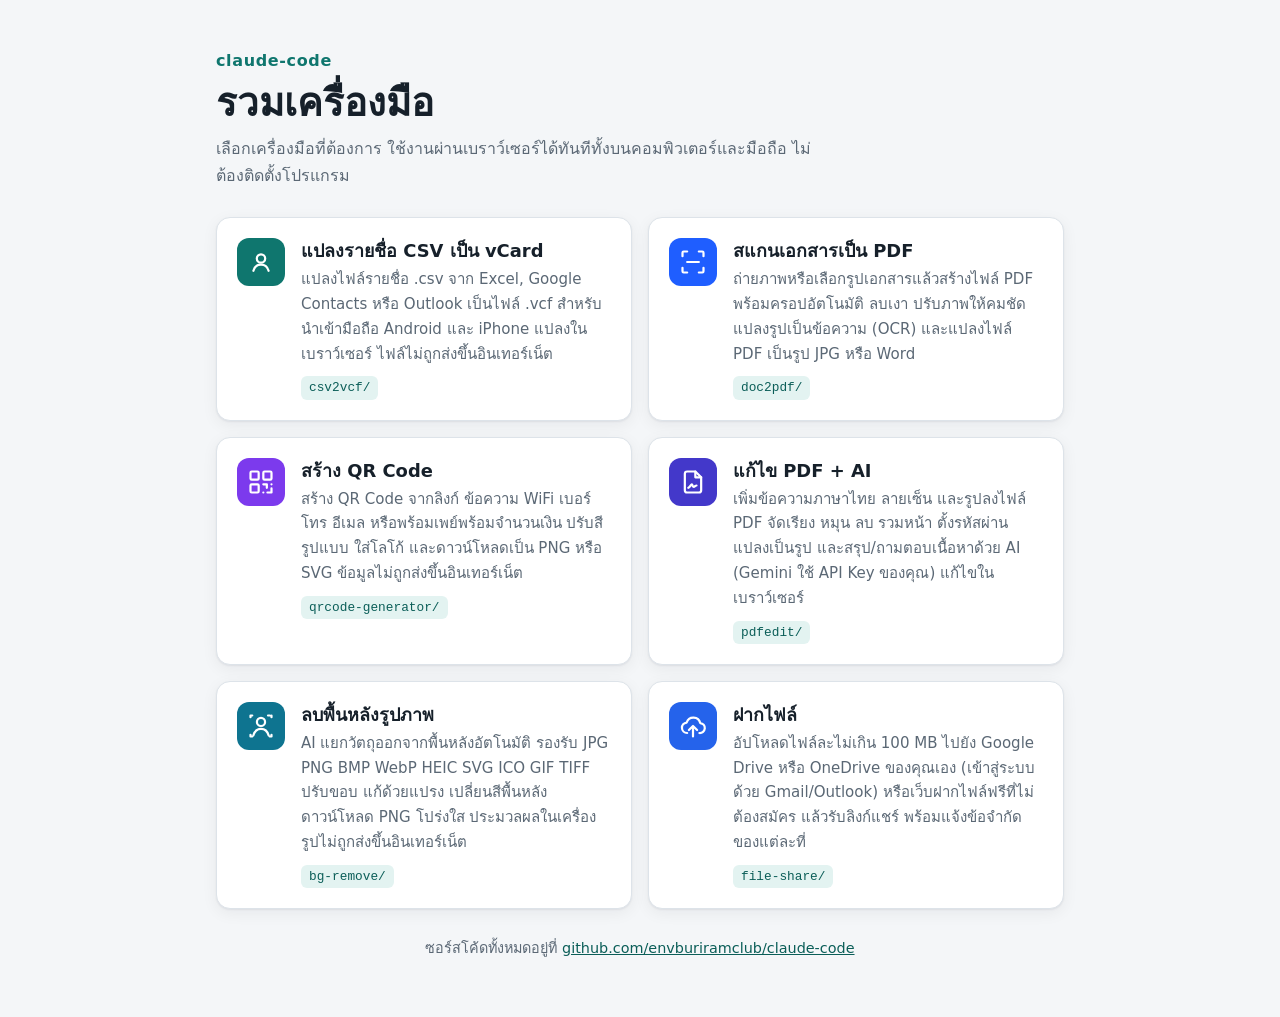
<file: index.html>
<!doctype html>
<html lang="th">
<head>
  <meta charset="utf-8">
  <meta name="viewport" content="width=device-width, initial-scale=1">
  <meta name="color-scheme" content="light dark">
  <!-- GitHub Pages ตั้ง header เองไม่ได้ จึงกำหนด CSP ที่นี่ หน้านี้ไม่มีสคริปต์เลย ใช้ได้แค่สไตล์และรูปจากเว็บนี้ -->
  <meta http-equiv="Content-Security-Policy" content="default-src 'none'; style-src 'self'; img-src 'self'; base-uri 'none'; form-action 'none'">
  <meta name="referrer" content="no-referrer">
  <meta name="description" content="รวมเครื่องมือที่ใช้งานผ่านเบราว์เซอร์ได้ทันที เช่น แปลงรายชื่อ CSV เป็น vCard สแกนเอกสารเป็น PDF สร้าง QR Code แก้ไข PDF ลบพื้นหลังรูปภาพ และฝากไฟล์">
  <title>รวมเครื่องมือ</title>
  <link rel="icon" href="favicon.svg" type="image/svg+xml">
  <link rel="stylesheet" href="home.css">
</head>
<body>
  <main class="page">
    <header class="hero">
      <p class="eyebrow">claude-code</p>
      <h1>รวมเครื่องมือ</h1>
      <p class="lead">เลือกเครื่องมือที่ต้องการ ใช้งานผ่านเบราว์เซอร์ได้ทันทีทั้งบนคอมพิวเตอร์และมือถือ ไม่ต้องติดตั้งโปรแกรม</p>
    </header>

    <!-- หนึ่งการ์ดต่อหนึ่งโฟลเดอร์ของระบบ ลิงก์ไปที่ <โฟลเดอร์>/index.html
         เพิ่มระบบใหม่ต้องเพิ่มการ์ดที่นี่ (tests/test_home.py ตรวจว่าครบทุกโฟลเดอร์) -->
    <ul class="apps">
      <li>
        <a class="app" href="csv2vcf/index.html">
          <span class="app-icon teal" aria-hidden="true">
            <svg viewBox="0 0 24 24"><circle cx="12" cy="9" r="3.6"/><path d="M5.5 19.5c1-3.6 3.5-5.3 6.5-5.3s5.5 1.7 6.5 5.3"/></svg>
          </span>
          <span class="app-body">
            <span class="app-name">แปลงรายชื่อ CSV เป็น vCard</span>
            <span class="app-desc">แปลงไฟล์รายชื่อ .csv จาก Excel, Google Contacts หรือ Outlook เป็นไฟล์ .vcf
              สำหรับนำเข้ามือถือ Android และ iPhone แปลงในเบราว์เซอร์ ไฟล์ไม่ถูกส่งขึ้นอินเทอร์เน็ต</span>
            <span class="app-folder">csv2vcf/</span>
          </span>
        </a>
      </li>
      <li>
        <a class="app" href="doc2pdf/index.html">
          <span class="app-icon blue" aria-hidden="true">
            <svg viewBox="0 0 24 24"><path d="M3 7V4a1 1 0 0 1 1-1h3M17 3h3a1 1 0 0 1 1 1v3M21 17v3a1 1 0 0 1-1 1h-3M7 21H4a1 1 0 0 1-1-1v-3"/><path d="M7 12h10"/></svg>
          </span>
          <span class="app-body">
            <span class="app-name">สแกนเอกสารเป็น PDF</span>
            <span class="app-desc">ถ่ายภาพหรือเลือกรูปเอกสารแล้วสร้างไฟล์ PDF พร้อมครอปอัตโนมัติ ลบเงา ปรับภาพให้คมชัด
              แปลงรูปเป็นข้อความ (OCR) และแปลงไฟล์ PDF เป็นรูป JPG หรือ Word</span>
            <span class="app-folder">doc2pdf/</span>
          </span>
        </a>
      </li>
      <li>
        <a class="app" href="qrcode-generator/index.html">
          <span class="app-icon purple" aria-hidden="true">
            <svg viewBox="0 0 24 24"><rect x="3" y="3" width="7" height="7" rx="1"/><rect x="14" y="3" width="7" height="7" rx="1"/><rect x="3" y="14" width="7" height="7" rx="1"/><path d="M14 14h3v3M21 14v.01M14 21h.01M17.5 21H21v-3.5"/></svg>
          </span>
          <span class="app-body">
            <span class="app-name">สร้าง QR Code</span>
            <span class="app-desc">สร้าง QR Code จากลิงก์ ข้อความ WiFi เบอร์โทร อีเมล หรือพร้อมเพย์พร้อมจำนวนเงิน
              ปรับสี รูปแบบ ใส่โลโก้ และดาวน์โหลดเป็น PNG หรือ SVG ข้อมูลไม่ถูกส่งขึ้นอินเทอร์เน็ต</span>
            <span class="app-folder">qrcode-generator/</span>
          </span>
        </a>
      </li>
      <li>
        <a class="app" href="pdfedit/index.html">
          <span class="app-icon indigo" aria-hidden="true">
            <svg viewBox="0 0 24 24"><path d="M14 3H7a2 2 0 0 0-2 2v14a2 2 0 0 0 2 2h10a2 2 0 0 0 2-2V8z"/><path d="M14 3v5h5"/><path d="M8 17c1.5-.6 2.2-3 3-3s.2 2.2 1.6 2.2c1 0 1.4-1.2 2.4-1.2"/></svg>
          </span>
          <span class="app-body">
            <span class="app-name">แก้ไข PDF + AI</span>
            <span class="app-desc">เพิ่มข้อความภาษาไทย ลายเซ็น และรูปลงไฟล์ PDF จัดเรียง หมุน ลบ รวมหน้า ตั้งรหัสผ่าน
              แปลงเป็นรูป และสรุป/ถามตอบเนื้อหาด้วย AI (Gemini ใช้ API Key ของคุณ) แก้ไขในเบราว์เซอร์</span>
            <span class="app-folder">pdfedit/</span>
          </span>
        </a>
      </li>
      <li>
        <a class="app" href="bg-remove/index.html">
          <span class="app-icon cyan" aria-hidden="true">
            <svg viewBox="0 0 24 24"><circle cx="12" cy="8.5" r="3.5"/><path d="M5.5 20c1-3.8 3.6-5.6 6.5-5.6s5.5 1.8 6.5 5.6"/><path d="M3 3h3M18 3h3M3 3v3M21 3v3M3 21h3M21 21h-3M3 21v-3M21 21v-3" stroke-dasharray="1.5 2"/></svg>
          </span>
          <span class="app-body">
            <span class="app-name">ลบพื้นหลังรูปภาพ</span>
            <span class="app-desc">AI แยกวัตถุออกจากพื้นหลังอัตโนมัติ รองรับ JPG PNG BMP WebP HEIC SVG ICO GIF TIFF
              ปรับขอบ แก้ด้วยแปรง เปลี่ยนสีพื้นหลัง ดาวน์โหลด PNG โปร่งใส ประมวลผลในเครื่อง รูปไม่ถูกส่งขึ้นอินเทอร์เน็ต</span>
            <span class="app-folder">bg-remove/</span>
          </span>
        </a>
      </li>
      <li>
        <a class="app" href="file-share/index.html">
          <span class="app-icon sky" aria-hidden="true">
            <svg viewBox="0 0 24 24"><path d="M7 18a4.5 4.5 0 0 1-.4-8.98A6 6 0 0 1 18.2 9.5 4 4 0 0 1 17.5 18"/><path d="M12 21v-9m-3.5 3.5L12 12l3.5 3.5"/></svg>
          </span>
          <span class="app-body">
            <span class="app-name">ฝากไฟล์</span>
            <span class="app-desc">อัปโหลดไฟล์ละไม่เกิน 100 MB ไปยัง Google Drive หรือ OneDrive ของคุณเอง (เข้าสู่ระบบด้วย Gmail/Outlook)
              หรือเว็บฝากไฟล์ฟรีที่ไม่ต้องสมัคร แล้วรับลิงก์แชร์ พร้อมแจ้งข้อจำกัดของแต่ละที่</span>
            <span class="app-folder">file-share/</span>
          </span>
        </a>
      </li>
    </ul>

    <footer class="footer">
      <p>ซอร์สโค้ดทั้งหมดอยู่ที่
        <a href="https://github.com/envburiramclub/claude-code" rel="noopener noreferrer">github.com/envburiramclub/claude-code</a></p>
    </footer>
  </main>
</body>
</html>
</file>
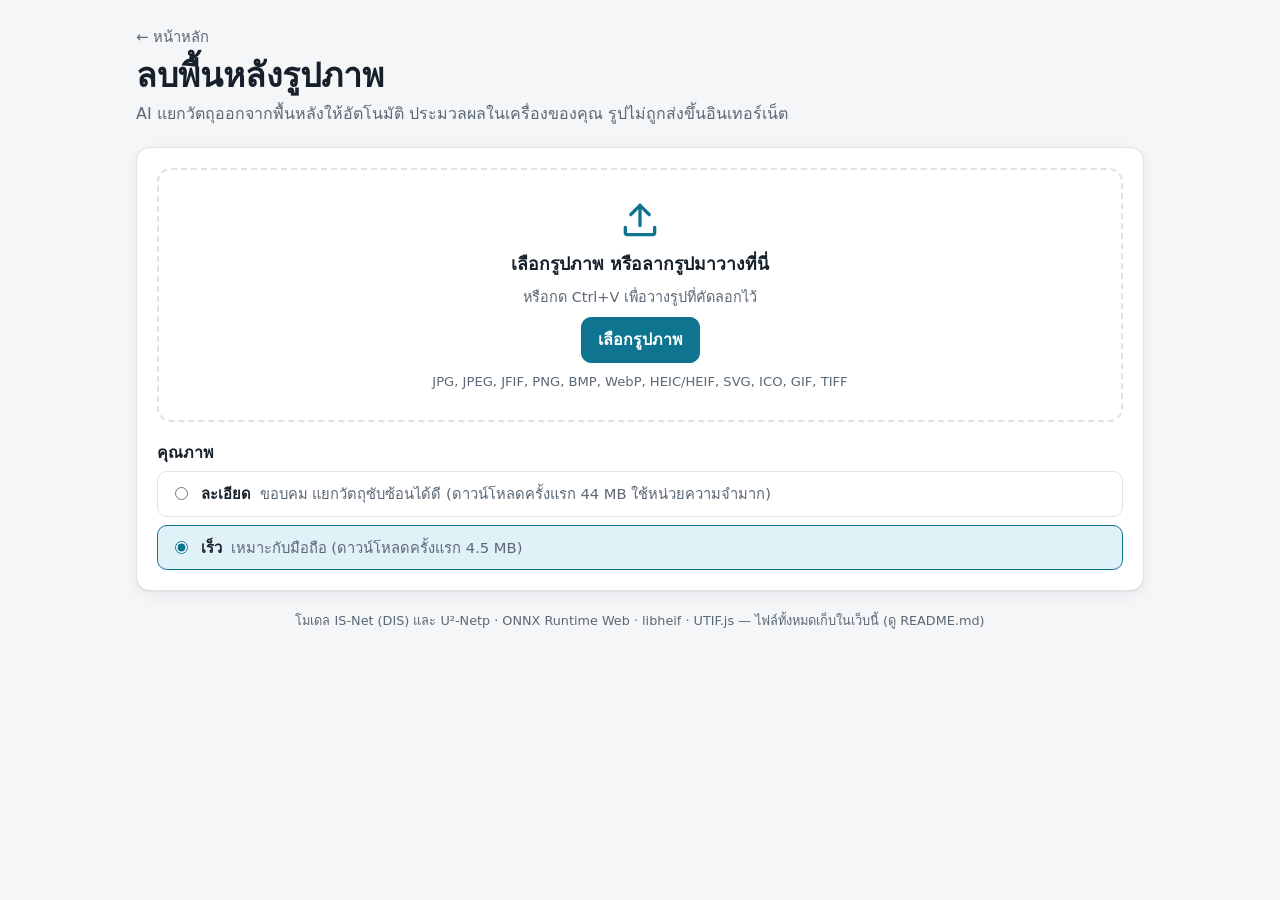
<file: bg-remove/index.html>
<!doctype html>
<html lang="th">
<head>
  <meta charset="utf-8">
  <meta name="viewport" content="width=device-width, initial-scale=1">
  <meta name="color-scheme" content="light dark">
  <!-- GitHub Pages ตั้ง header เองไม่ได้ จึงกำหนด CSP ที่นี่: ทุกไฟล์มาจากเว็บนี้เท่านั้น ไม่ส่งรูปออกไปไหน
       (โมเดล AI และตัวถอดรหัสรูปทำงานใน Web Worker: js/ai-worker.js, js/decode-worker.js) -->
  <meta http-equiv="Content-Security-Policy" content="default-src 'none'; script-src 'self'; style-src 'self'; img-src 'self' data: blob:; connect-src 'self'; worker-src 'self'; base-uri 'none'; form-action 'none'">
  <meta name="referrer" content="no-referrer">
  <meta name="description" content="ลบพื้นหลังรูปภาพอัตโนมัติด้วย AI ในเบราว์เซอร์ รูปไม่ถูกส่งขึ้นอินเทอร์เน็ต รองรับ JPG PNG BMP WebP HEIC SVG ICO GIF TIFF">
  <title>ลบพื้นหลังรูปภาพ</title>
  <link rel="icon" href="favicon.svg" type="image/svg+xml">
  <link rel="stylesheet" href="css/app.css">
  <script src="js/core.js" defer></script>
  <script src="js/app.js" defer></script>
</head>
<body>
  <main class="page">
    <header class="top">
      <a class="back" href="../index.html" title="กลับหน้ารวมเครื่องมือ">← หน้าหลัก</a>
      <h1>ลบพื้นหลังรูปภาพ</h1>
      <p class="lead">AI แยกวัตถุออกจากพื้นหลังให้อัตโนมัติ ประมวลผลในเครื่องของคุณ รูปไม่ถูกส่งขึ้นอินเทอร์เน็ต</p>
    </header>

    <section class="card" id="pick-card" aria-labelledby="pick-title">
      <h2 id="pick-title" class="visually-hidden">เลือกรูปภาพ</h2>
      <div id="dropzone" class="dropzone">
        <svg class="drop-icon" viewBox="0 0 24 24" aria-hidden="true"><path d="M4 16v3a1 1 0 0 0 1 1h14a1 1 0 0 0 1-1v-3"/><path d="M12 4v11"/><path d="M7 9l5-5 5 5"/></svg>
        <p class="drop-title">เลือกรูปภาพ หรือลากรูปมาวางที่นี่</p>
        <p class="drop-hint">หรือกด Ctrl+V เพื่อวางรูปที่คัดลอกไว้</p>
        <button type="button" id="btn-pick" class="btn btn-primary">เลือกรูปภาพ</button>
        <!-- accept ในหน้าใช้แค่ image/* (Firefox บน Android ล่มเมื่อมีนามสกุล) — js/app.js เพิ่มนามสกุลให้เฉพาะคอมพิวเตอร์ -->
        <input type="file" id="file-input" class="visually-hidden" accept="image/*" tabindex="-1">
        <p class="formats">JPG, JPEG, JFIF, PNG, BMP, WebP, HEIC/HEIF, SVG, ICO, GIF, TIFF</p>
      </div>
      <fieldset class="modes">
        <legend>คุณภาพ</legend>
        <label class="mode"><input type="radio" name="model" value="isnet">
          <span><b>ละเอียด</b> ขอบคม แยกวัตถุซับซ้อนได้ดี (ดาวน์โหลดครั้งแรก 44 MB ใช้หน่วยความจำมาก)</span></label>
        <label class="mode"><input type="radio" name="model" value="u2netp">
          <span><b>เร็ว</b> เหมาะกับมือถือ (ดาวน์โหลดครั้งแรก 4.5 MB)</span></label>
      </fieldset>
    </section>

    <section class="card hidden" id="work-card" aria-live="polite">
      <div id="status" class="status">
        <span class="spinner" aria-hidden="true"></span>
        <div class="status-body">
          <p id="status-text" class="status-text">กำลังเตรียม...</p>
          <progress id="status-progress" max="100" class="hidden"></progress>
        </div>
      </div>

      <div id="result" class="hidden">
        <div class="toolbar" role="toolbar" aria-label="ปรับแต่งผลลัพธ์">
          <div class="tool-group">
            <span class="tool-label">พื้นหลัง</span>
            <div class="swatches" id="bg-swatches">
              <button type="button" class="swatch checker active" data-bg="transparent" title="โปร่งใส" aria-label="พื้นหลังโปร่งใส"></button>
              <button type="button" class="swatch" data-bg="#ffffff" title="ขาว" aria-label="พื้นหลังสีขาว"></button>
              <button type="button" class="swatch" data-bg="#000000" title="ดำ" aria-label="พื้นหลังสีดำ"></button>
              <button type="button" class="swatch" data-bg="#1d4ed8" title="น้ำเงิน" aria-label="พื้นหลังสีน้ำเงิน"></button>
              <button type="button" class="swatch" data-bg="#dc2626" title="แดง" aria-label="พื้นหลังสีแดง"></button>
              <label class="swatch custom" title="เลือกสีเอง"><input type="color" id="bg-color" value="#22c55e" aria-label="เลือกสีพื้นหลังเอง"></label>
            </div>
          </div>
          <div class="tool-group">
            <label class="tool-label" for="edge">ความคมของขอบ</label>
            <input type="range" id="edge" min="0" max="100" value="0">
          </div>
          <div class="tool-group">
            <span class="tool-label">แก้ด้วยแปรง</span>
            <div class="segmented" id="tools">
              <button type="button" class="seg active" data-tool="none">ดู</button>
              <button type="button" class="seg" data-tool="erase">ลบ</button>
              <button type="button" class="seg" data-tool="restore">คืน</button>
            </div>
            <label class="tool-label small" for="brush">ขนาด</label>
            <input type="range" id="brush" min="4" max="120" value="30">
            <button type="button" id="btn-undo" class="btn btn-small" disabled>ย้อนกลับ</button>
            <button type="button" id="btn-reset" class="btn btn-small" disabled>ล้างการแก้</button>
          </div>
        </div>

        <div class="stage-wrap">
          <div id="stage" class="stage checker">
            <canvas id="result-canvas" aria-label="ภาพที่ลบพื้นหลังแล้ว"></canvas>
          </div>
          <button type="button" id="btn-compare" class="btn btn-small compare">กดค้างเพื่อดูต้นฉบับ</button>
        </div>
        <p id="info" class="info"></p>

        <div class="downloads">
          <label class="check"><input type="checkbox" id="trim"> ตัดพื้นที่ว่างรอบวัตถุ</label>
          <div class="download-buttons">
            <button type="button" class="btn btn-primary" data-format="png">ดาวน์โหลด PNG (โปร่งใส)</button>
            <button type="button" class="btn" data-format="webp">WebP</button>
            <button type="button" class="btn" data-format="jpeg">JPG</button>
            <button type="button" id="btn-new" class="btn">เลือกรูปใหม่</button>
          </div>
        </div>
      </div>
    </section>

    <footer class="footer">
      <p>โมเดล IS-Net (DIS) และ U²-Netp · ONNX Runtime Web · libheif · UTIF.js — ไฟล์ทั้งหมดเก็บในเว็บนี้ (ดู README.md)</p>
    </footer>
  </main>
  <div id="toasts" class="toasts" aria-live="polite"></div>
</body>
</html>
</file>
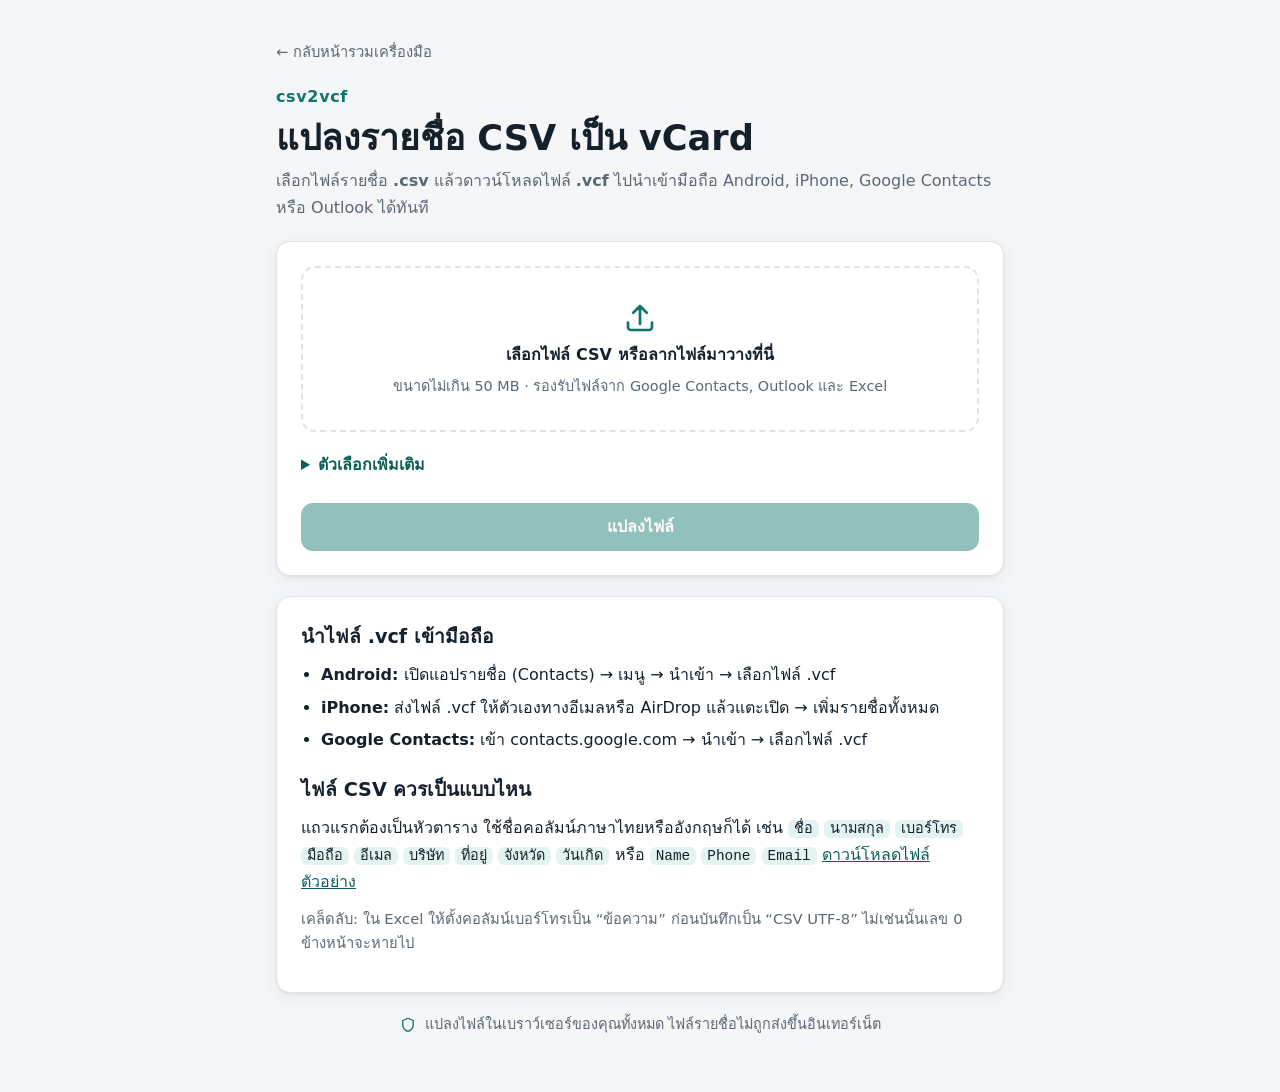
<file: csv2vcf/index.html>
<!doctype html>
<html lang="th">
<head>
  <meta charset="utf-8">
  <meta name="viewport" content="width=device-width, initial-scale=1">
  <meta name="color-scheme" content="light dark">
  <!-- GitHub Pages ตั้ง header เองไม่ได้ จึงกำหนด CSP ที่นี่: ห้ามสคริปต์แทรก และห้ามเชื่อมต่อเครือข่าย
       (connect-src 'none') หน้าเว็บจึงส่งไฟล์รายชื่อออกไปที่ไหนไม่ได้ -->
  <meta http-equiv="Content-Security-Policy" content="default-src 'none'; script-src 'self'; worker-src 'self'; style-src 'self'; img-src 'self'; connect-src 'none'; base-uri 'none'; form-action 'none'">
  <meta name="referrer" content="no-referrer">
  <meta name="description" content="แปลงไฟล์รายชื่อผู้ติดต่อ .csv เป็นไฟล์ vCard (.vcf) ในเบราว์เซอร์ ไฟล์ไม่ถูกส่งขึ้นอินเทอร์เน็ต">
  <title>แปลงรายชื่อ CSV เป็น vCard</title>
  <link rel="icon" href="favicon.svg" type="image/svg+xml">
  <link rel="stylesheet" href="style.css">
  <script src="csv2vcf-data.js" defer></script>
  <script src="csv2vcf.js" defer></script>
  <script src="app.js" defer></script>
</head>
<body>
  <main class="page" id="page" data-max-mb="50">
    <a class="home-link" href="../index.html">← กลับหน้ารวมเครื่องมือ</a>
    <header class="hero">
      <p class="eyebrow">csv2vcf</p>
      <h1>แปลงรายชื่อ CSV เป็น vCard</h1>
      <p class="lead">เลือกไฟล์รายชื่อ <b>.csv</b> แล้วดาวน์โหลดไฟล์ <b>.vcf</b> ไปนำเข้ามือถือ Android, iPhone,
        Google Contacts หรือ Outlook ได้ทันที</p>
    </header>

    <form class="card" id="form" novalidate>
      <label class="drop" id="drop" for="file">
        <input class="visually-hidden" type="file" id="file" name="file" accept=".csv,.txt,text/csv">
        <svg class="drop-icon" viewBox="0 0 24 24" aria-hidden="true">
          <path d="M12 16V4m0 0-4.5 4.5M12 4l4.5 4.5M4 15v3a2 2 0 0 0 2 2h12a2 2 0 0 0 2-2v-3"/>
        </svg>
        <span class="drop-title" id="drop-title">เลือกไฟล์ CSV หรือลากไฟล์มาวางที่นี่</span>
        <span class="drop-hint" id="drop-hint">ขนาดไม่เกิน <span id="max-mb"></span> MB · รองรับไฟล์จาก Google Contacts, Outlook และ Excel</span>
      </label>

      <details class="options">
        <summary>ตัวเลือกเพิ่มเติม</summary>
        <div class="grid">
          <label class="field">
            <span>รหัสประเทศ</span>
            <input type="text" id="country-code" inputmode="numeric" maxlength="4" placeholder="เช่น 66" autocomplete="off">
            <small>แปลง 081-234-5678 เป็น +66 81-234-5678 (เว้นว่างถ้าไม่ต้องการ)</small>
          </label>
          <label class="field">
            <span>ลำดับวันที่ของวันเกิด</span>
            <select id="date-order">
              <option value="dmy">วัน/เดือน/ปี (31/12/2530)</option>
              <option value="mdy">เดือน/วัน/ปี (12/31/1987)</option>
            </select>
          </label>
          <label class="field">
            <span>การเข้ารหัสอักขระ</span>
            <select id="encoding">
              <option value="auto">ตรวจหาให้เอง (แนะนำ)</option>
              <option value="utf-8">UTF-8</option>
              <option value="cp874">ภาษาไทย Windows (cp874)</option>
              <option value="tis-620">TIS-620</option>
              <option value="utf-16">UTF-16</option>
              <option value="cp1252">ยุโรปตะวันตก (cp1252)</option>
            </select>
          </label>
          <label class="field">
            <span>ตัวคั่นคอลัมน์</span>
            <select id="delimiter">
              <option value="">ตรวจหาให้เอง (แนะนำ)</option>
              <option value="comma">จุลภาค ( , )</option>
              <option value="semicolon">อัฒภาค ( ; )</option>
              <option value="tab">แท็บ</option>
              <option value="pipe">ขีดตั้ง ( | )</option>
            </select>
          </label>
        </div>
      </details>

      <button class="button primary" type="submit" id="convert" disabled>แปลงไฟล์</button>
      <p class="status" id="status" role="status" aria-live="polite"></p>
    </form>

    <section class="card result" id="result" hidden aria-labelledby="result-title">
      <div class="result-head">
        <div>
          <h2 id="result-title">แปลงสำเร็จ</h2>
          <p class="summary" id="summary"></p>
        </div>
        <a class="button primary" id="download" href="#" download>ดาวน์โหลดไฟล์ .vcf</a>
      </div>
      <h3>ตัวอย่างรายชื่อ</h3>
      <ol class="preview" id="preview"></ol>
      <p class="muted" id="preview-more"></p>
      <details class="warnings" id="warnings-box" hidden>
        <summary id="warnings-title"></summary>
        <ul id="warnings"></ul>
      </details>
      <p class="muted" id="ignored" hidden></p>
    </section>

    <section class="card help" aria-labelledby="help-title">
      <h2 id="help-title">นำไฟล์ .vcf เข้ามือถือ</h2>
      <ul class="steps">
        <li><b>Android:</b> เปิดแอปรายชื่อ (Contacts) → เมนู → นำเข้า → เลือกไฟล์ .vcf</li>
        <li><b>iPhone:</b> ส่งไฟล์ .vcf ให้ตัวเองทางอีเมลหรือ AirDrop แล้วแตะเปิด → เพิ่มรายชื่อทั้งหมด</li>
        <li><b>Google Contacts:</b> เข้า contacts.google.com → นำเข้า → เลือกไฟล์ .vcf</li>
      </ul>
      <h2>ไฟล์ CSV ควรเป็นแบบไหน</h2>
      <p>แถวแรกต้องเป็นหัวตาราง ใช้ชื่อคอลัมน์ภาษาไทยหรืออังกฤษก็ได้ เช่น
        <code>ชื่อ</code> <code>นามสกุล</code> <code>เบอร์โทร</code> <code>มือถือ</code> <code>อีเมล</code>
        <code>บริษัท</code> <code>ที่อยู่</code> <code>จังหวัด</code> <code>วันเกิด</code>
        หรือ <code>Name</code> <code>Phone</code> <code>Email</code>
        <a href="example.csv" download="contacts-example.csv">ดาวน์โหลดไฟล์ตัวอย่าง</a></p>
      <p class="muted">เคล็ดลับ: ใน Excel ให้ตั้งคอลัมน์เบอร์โทรเป็น “ข้อความ” ก่อนบันทึกเป็น “CSV UTF-8” ไม่เช่นนั้นเลข 0 ข้างหน้าจะหายไป</p>
    </section>

    <footer class="footer">
      <svg viewBox="0 0 24 24" aria-hidden="true"><path d="M12 3 5 6v5c0 4.4 3 8.3 7 9.5 4-1.2 7-5.1 7-9.5V6l-7-3Z"/></svg>
      <span>แปลงไฟล์ในเบราว์เซอร์ของคุณทั้งหมด ไฟล์รายชื่อไม่ถูกส่งขึ้นอินเทอร์เน็ต</span>
    </footer>
  </main>
</body>
</html>
</file>
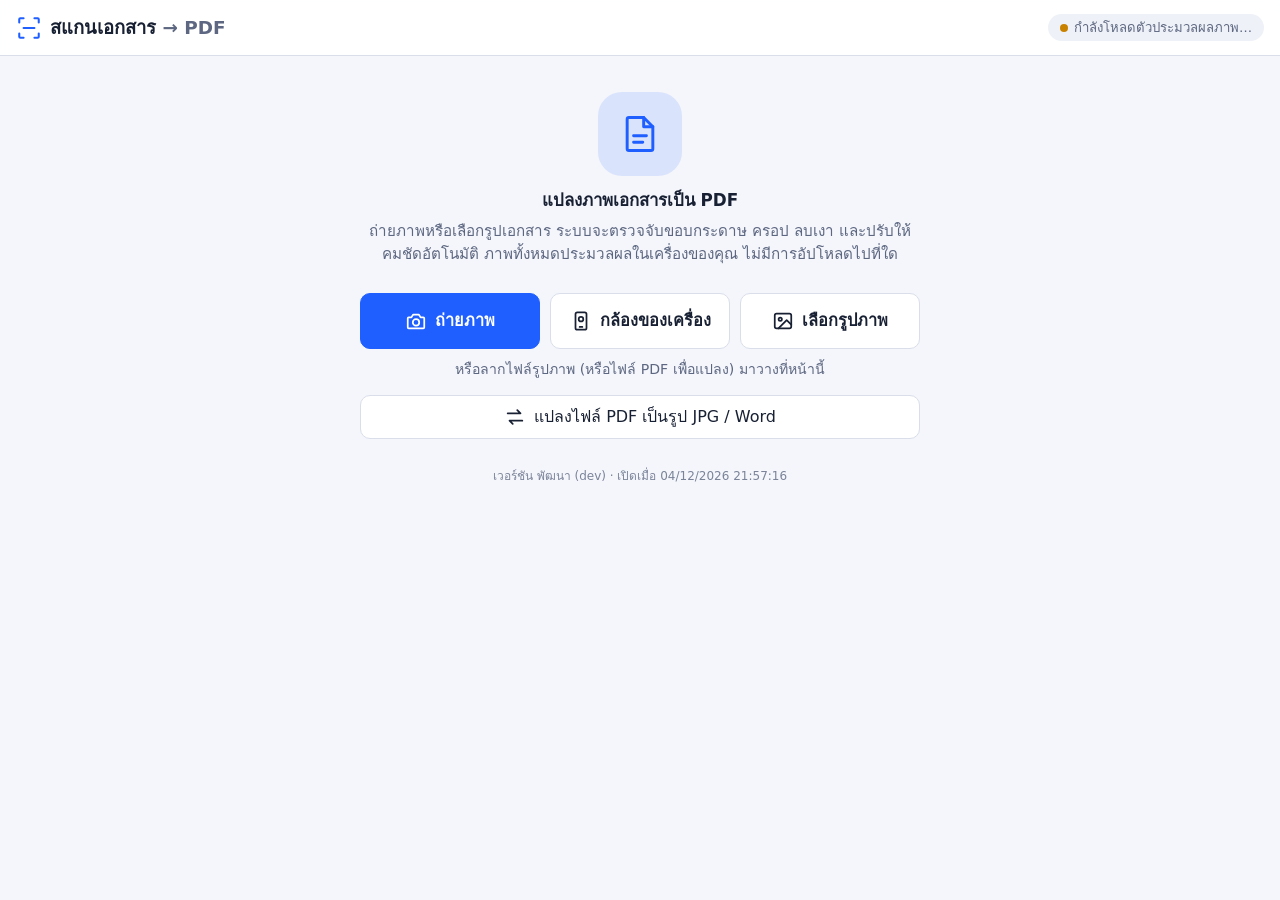
<file: doc-scanner-pdf/index.html>
<!doctype html>
<html lang="th">
<head>
  <meta charset="utf-8">
  <meta name="viewport" content="width=device-width, initial-scale=1, viewport-fit=cover">
  <meta http-equiv="Content-Security-Policy" content="default-src 'self'; script-src 'self' 'unsafe-eval' 'wasm-unsafe-eval'; style-src 'self' https://fonts.googleapis.com; font-src 'self' https://fonts.gstatic.com; img-src 'self' blob: data:; media-src 'self' blob: mediastream:; connect-src 'self' data: blob:; worker-src 'self'; object-src 'none'; base-uri 'none'; form-action 'none'">
  <meta name="referrer" content="no-referrer">
  <meta name="theme-color" content="#1f5eff">
  <meta name="description" content="แปลงรูปภาพเอกสารหรือภาพถ่ายจากกล้องเป็นไฟล์ PDF พร้อมครอปอัตโนมัติ ลบเงา และปรับภาพให้คมชัด ทำงานในเบราว์เซอร์ทั้งหมด">
  <title>สแกนเอกสารเป็น PDF</title>

  <link rel="preconnect" href="https://fonts.googleapis.com">
  <link rel="preconnect" href="https://fonts.gstatic.com" crossorigin>
  <link rel="stylesheet" href="https://fonts.googleapis.com/css2?family=Noto+Sans+Thai:wght@400;500;600;700&display=swap">
  <meta name="app-build" content="__APP_BUILD__">

  <!-- โหลด CSS/JS ทั้งหมดผ่าน boot.js พร้อม ?v=<เลข commit>-<วันเวลาที่เปิด> เพื่อให้ได้ไฟล์ล่าสุดเสมอ
       (ไลบรารีทั้งหมดอยู่ในเว็บไซต์นี้ใน vendor/ ไม่พึ่ง CDN ภายนอก) -->
  <script src="js/boot.js?v=__APP_BUILD__"></script>
</head>
<body>
  <noscript><p>ต้องเปิดใช้งาน JavaScript ในเบราว์เซอร์เพื่อใช้แอปนี้</p></noscript>
  <svg class="sprite" aria-hidden="true" focusable="false">
    <symbol id="i-camera" viewBox="0 0 24 24"><path d="M4 8h3l2-3h6l2 3h3a1 1 0 0 1 1 1v10a1 1 0 0 1-1 1H4a1 1 0 0 1-1-1V9a1 1 0 0 1 1-1z"/><circle cx="12" cy="13.5" r="3.5"/></symbol>
    <symbol id="i-phone" viewBox="0 0 24 24"><rect x="6" y="2.5" width="12" height="19" rx="2"/><circle cx="12" cy="10" r="2.5"/><path d="M10.5 18.5h3"/></symbol>
    <symbol id="i-image" viewBox="0 0 24 24"><rect x="3" y="4" width="18" height="16" rx="2"/><circle cx="9" cy="10" r="1.8"/><path d="M21 16l-5-5-9 9"/></symbol>
    <symbol id="i-pdf" viewBox="0 0 24 24"><path d="M14 3H6a1 1 0 0 0-1 1v16a1 1 0 0 0 1 1h12a1 1 0 0 0 1-1V8z"/><path d="M14 3v5h5"/><path d="M8.5 13h7M8.5 16.5h5"/></symbol>
    <symbol id="i-trash" viewBox="0 0 24 24"><path d="M4 7h16M9 7V4.5h6V7M6.5 7l1 13h9l1-13"/><path d="M10 11v5.5M14 11v5.5"/></symbol>
    <symbol id="i-left" viewBox="0 0 24 24"><path d="M15 5l-7 7 7 7"/></symbol>
    <symbol id="i-right" viewBox="0 0 24 24"><path d="M9 5l7 7-7 7"/></symbol>
    <symbol id="i-back" viewBox="0 0 24 24"><path d="M20 12H5M11 5l-7 7 7 7"/></symbol>
    <symbol id="i-rot-l" viewBox="0 0 24 24"><path d="M4 4v5h5"/><path d="M4.6 9A8 8 0 1 1 6 17.7"/></symbol>
    <symbol id="i-rot-r" viewBox="0 0 24 24"><path d="M20 4v5h-5"/><path d="M19.4 9A8 8 0 1 0 18 17.7"/></symbol>
    <symbol id="i-crop" viewBox="0 0 24 24"><path d="M6 2v14a2 2 0 0 0 2 2h14"/><path d="M18 22V8a2 2 0 0 0-2-2H2"/></symbol>
    <symbol id="i-wand" viewBox="0 0 24 24"><path d="M4 20L15 9M13 7l4 4"/><path d="M18 2.5v3M16.5 4h3M6 3v2M5 4h2M20 12v2M19 13h2"/></symbol>
    <symbol id="i-full" viewBox="0 0 24 24"><path d="M3 8V3h5M16 3h5v5M21 16v5h-5M8 21H3v-5"/></symbol>
    <symbol id="i-check" viewBox="0 0 24 24"><path d="M4.5 12.5l5 5 10-11"/></symbol>
    <symbol id="i-x" viewBox="0 0 24 24"><path d="M5 5l14 14M19 5L5 19"/></symbol>
    <symbol id="i-flash" viewBox="0 0 24 24"><path d="M13 2L4.5 13.5H11L10 22l8.5-11.5H12z"/></symbol>
    <symbol id="i-share" viewBox="0 0 24 24"><circle cx="18" cy="5" r="2.5"/><circle cx="6" cy="12" r="2.5"/><circle cx="18" cy="19" r="2.5"/><path d="M8.2 10.8l7.6-4.4M8.2 13.2l7.6 4.4"/></symbol>
    <symbol id="i-download" viewBox="0 0 24 24"><path d="M12 3v12M7 10l5 5 5-5M4 20h16"/></symbol>
    <symbol id="i-reset" viewBox="0 0 24 24"><path d="M3 12a9 9 0 1 0 3-6.7L3 8"/><path d="M3 3v5h5"/></symbol>
    <symbol id="i-copy" viewBox="0 0 24 24"><rect x="8" y="8" width="13" height="13" rx="2"/><path d="M16 8V5a2 2 0 0 0-2-2H5a2 2 0 0 0-2 2v9a2 2 0 0 0 2 2h3"/></symbol>
    <symbol id="i-plus" viewBox="0 0 24 24"><path d="M12 5v14M5 12h14"/></symbol>
    <symbol id="i-text" viewBox="0 0 24 24"><path d="M4 5h16M12 5v14M8.5 19h7"/><path d="M4 5v2.5M20 5v2.5"/></symbol>
    <symbol id="i-convert" viewBox="0 0 24 24"><path d="M4 8h14l-3.5-3.5M20 16H6l3.5 3.5"/></symbol>
    <symbol id="i-scan" viewBox="0 0 24 24"><path d="M3 7V4a1 1 0 0 1 1-1h3M17 3h3a1 1 0 0 1 1 1v3M21 17v3a1 1 0 0 1-1 1h-3M7 21H4a1 1 0 0 1-1-1v-3"/><path d="M7 12h10"/></symbol>
  </svg>

  <!-- ===================== หน้าหลัก ===================== -->
  <section id="viewHome" class="view" aria-labelledby="appTitle">
    <header class="topbar">
      <div class="brand">
        <svg class="icon brand-icon"><use href="#i-scan"/></svg>
        <h1 id="appTitle">สแกนเอกสาร <span class="muted">→ PDF</span></h1>
      </div>
      <div id="cvStatus" class="status-pill" data-state="loading" role="status" aria-live="polite">
        <span class="dot" aria-hidden="true"></span>
        <span id="cvStatusText">กำลังโหลดตัวประมวลผลภาพ…</span>
        <button id="cvRetry" class="link-btn" type="button" hidden>ลองใหม่</button>
      </div>
    </header>

    <main class="home-main">
      <div id="emptyState" class="empty-state">
        <div class="empty-art" aria-hidden="true">
          <svg class="icon"><use href="#i-pdf"/></svg>
        </div>
        <h2>แปลงภาพเอกสารเป็น PDF</h2>
        <p class="muted">ถ่ายภาพหรือเลือกรูปเอกสาร ระบบจะตรวจจับขอบกระดาษ ครอป ลบเงา และปรับให้คมชัดอัตโนมัติ
          ภาพทั้งหมดประมวลผลในเครื่องของคุณ ไม่มีการอัปโหลดไปที่ใด</p>
      </div>

      <div class="source-actions">
        <button id="btnCamera" class="btn btn-primary btn-lg" type="button">
          <svg class="icon"><use href="#i-camera"/></svg><span>ถ่ายภาพ</span>
        </button>
        <button id="btnNativeCamera" class="btn btn-lg" type="button">
          <svg class="icon"><use href="#i-phone"/></svg><span>กล้องของเครื่อง</span>
        </button>
        <button id="btnPick" class="btn btn-lg" type="button">
          <svg class="icon"><use href="#i-image"/></svg><span>เลือกรูปภาพ</span>
        </button>
      </div>
      <p class="hint muted drop-hint">หรือลากไฟล์รูปภาพ (หรือไฟล์ PDF เพื่อแปลง) มาวางที่หน้านี้</p>
      <div class="tools-row">
        <button id="btnPdfTools" class="btn" type="button">
          <svg class="icon"><use href="#i-convert"/></svg><span>แปลงไฟล์ PDF เป็นรูป JPG / Word</span>
        </button>
      </div>

      <input id="fileInput" type="file" accept="image/*,.heic,.heif,.webp" multiple hidden>
      <input id="captureInput" type="file" accept="image/*" capture="environment" hidden>
      <input id="pdfInput" type="file" accept="application/pdf,.pdf" hidden>

      <section id="pagesSection" class="pages-section" hidden aria-labelledby="pagesTitle">
        <div class="section-head">
          <h2 id="pagesTitle">หน้าเอกสาร <span id="pageCount" class="badge">0</span></h2>
          <button id="btnClearAll" class="btn btn-ghost btn-sm danger" type="button">
            <svg class="icon"><use href="#i-trash"/></svg><span>ลบทั้งหมด</span>
          </button>
        </div>
        <p class="hint muted">แตะที่หน้าเพื่อครอปหรือปรับแสง/สี</p>
        <ol id="pageGrid" class="page-grid"></ol>
      </section>
      <p id="appVersion" class="app-version muted"></p>
    </main>

    <footer id="homeBar" class="bottom-bar" hidden>
      <button id="btnAddMore" class="btn" type="button">
        <svg class="icon"><use href="#i-plus"/></svg><span>เพิ่มรูป</span>
      </button>
      <button id="btnOcrAll" class="btn" type="button" title="แปลงทุกหน้าเป็นข้อความ (OCR)">
        <svg class="icon"><use href="#i-text"/></svg><span>ข้อความ</span>
      </button>
      <button id="btnExport" class="btn btn-primary grow" type="button">
        <svg class="icon"><use href="#i-pdf"/></svg><span id="btnExportText">สร้าง PDF</span><span id="btnExportCount" class="count"></span>
      </button>
    </footer>
  </section>

  <!-- ===================== หน้าแก้ไข ===================== -->
  <section id="viewEditor" class="view" hidden aria-labelledby="editorTitle">
    <header class="topbar">
      <button id="edBack" class="btn btn-ghost" type="button">
        <svg class="icon"><use href="#i-back"/></svg><span>เสร็จ</span>
      </button>
      <h2 id="editorTitle" class="topbar-title">หน้า 1</h2>
      <div class="nav-pair">
        <button id="edPrev" class="btn btn-ghost btn-icon" type="button" aria-label="หน้าก่อนหน้า">
          <svg class="icon"><use href="#i-left"/></svg>
        </button>
        <button id="edNext" class="btn btn-ghost btn-icon" type="button" aria-label="หน้าถัดไป">
          <svg class="icon"><use href="#i-right"/></svg>
        </button>
      </div>
    </header>

    <div class="editor-layout">
      <div class="preview-wrap">
        <canvas id="edPreview" class="preview-canvas" aria-label="ภาพตัวอย่างผลลัพธ์"></canvas>
        <div id="edBusy" class="busy" hidden><span class="spinner" aria-hidden="true"></span><span>กำลังประมวลผล…</span></div>
      </div>

      <div class="panel">
        <div class="tool-row">
          <button id="edCrop" class="btn" type="button">
            <svg class="icon"><use href="#i-crop"/></svg><span>ครอป / ปรับขอบ</span>
          </button>
          <button id="edRotL" class="btn btn-icon" type="button" aria-label="หมุนซ้าย 90 องศา" title="หมุนซ้าย">
            <svg class="icon"><use href="#i-rot-l"/></svg>
          </button>
          <button id="edRotR" class="btn btn-icon" type="button" aria-label="หมุนขวา 90 องศา" title="หมุนขวา">
            <svg class="icon"><use href="#i-rot-r"/></svg>
          </button>
        </div>
        <button id="edOcr" class="btn" type="button">
          <svg class="icon"><use href="#i-text"/></svg><span>แปลงหน้านี้เป็นข้อความ (OCR)</span>
        </button>

        <fieldset class="group">
          <legend>รูปแบบภาพ</legend>
          <div id="edFilters" class="chips" role="radiogroup" aria-label="รูปแบบภาพ">
            <button type="button" role="radio" class="chip" data-filter="original" aria-checked="false">ต้นฉบับ</button>
            <button type="button" role="radio" class="chip" data-filter="enhance" aria-checked="true">สีสดคมชัด</button>
            <button type="button" role="radio" class="chip" data-filter="bw" aria-checked="false">ขาวดำตัวอักษรคม</button>
            <button type="button" role="radio" class="chip" data-filter="gray" aria-checked="false">โทนเทา</button>
          </div>
        </fieldset>

        <label class="switch-row" for="edShadow">
          <span>
            <strong>ลบเงาดำ</strong>
            <small id="edShadowNote" class="muted">ปรับพื้นกระดาษให้สว่างเรียบ ลบเงามือ/เงาโทรศัพท์</small>
          </span>
          <input id="edShadow" type="checkbox" class="switch" checked>
        </label>

        <div class="slider-row">
          <label for="edBrightness">ความสว่าง <output id="edBrightnessVal" for="edBrightness">0</output></label>
          <input id="edBrightness" type="range" min="-100" max="100" step="1" value="0">
        </div>
        <div id="edContrastRow" class="slider-row">
          <label for="edContrast">ความคมชัด (คอนทราสต์) <output id="edContrastVal" for="edContrast">0</output></label>
          <input id="edContrast" type="range" min="-100" max="100" step="1" value="0">
        </div>
        <div id="edStrengthRow" class="slider-row" hidden>
          <label for="edStrength">ความเข้มตัวอักษร <output id="edStrengthVal" for="edStrength">0</output></label>
          <input id="edStrength" type="range" min="-50" max="50" step="1" value="0">
        </div>

        <div class="tool-row wrap">
          <button id="edApplyAll" class="btn btn-sm" type="button">
            <svg class="icon"><use href="#i-copy"/></svg><span>ใช้การตั้งค่านี้กับทุกหน้า</span>
          </button>
          <button id="edReset" class="btn btn-sm" type="button">
            <svg class="icon"><use href="#i-reset"/></svg><span>รีเซ็ต</span>
          </button>
          <button id="edDelete" class="btn btn-sm danger" type="button">
            <svg class="icon"><use href="#i-trash"/></svg><span>ลบหน้านี้</span>
          </button>
        </div>
      </div>
    </div>
  </section>

  <!-- ===================== หน้าครอป ===================== -->
  <section id="viewCrop" class="view view-dark" hidden aria-labelledby="cropTitle">
    <header class="topbar">
      <button id="cropCancel" class="btn btn-ghost" type="button">
        <svg class="icon"><use href="#i-x"/></svg><span>ยกเลิก</span>
      </button>
      <h2 id="cropTitle" class="topbar-title">ครอปภาพ</h2>
      <button id="cropOk" class="btn btn-primary" type="button">
        <svg class="icon"><use href="#i-check"/></svg><span>ยืนยัน</span>
      </button>
    </header>
    <div id="cropStage" class="crop-stage"></div>
    <p id="cropHint" class="crop-hint">ลากจุดที่มุมหรือขอบเพื่อครอปอย่างอิสระ</p>
    <div class="crop-tools">
      <button id="cropAuto" class="btn" type="button">
        <svg class="icon"><use href="#i-wand"/></svg><span>ตามขอบกระดาษ (อัตโนมัติ)</span>
      </button>
      <button id="cropFull" class="btn" type="button">
        <svg class="icon"><use href="#i-full"/></svg><span>เต็มภาพ</span>
      </button>
    </div>
  </section>

  <!-- ===================== กล้องในแอป ===================== -->
  <section id="viewCamera" class="camera" hidden aria-label="กล้องถ่ายเอกสาร">
    <video id="camVideo" class="cam-video" playsinline muted autoplay></video>
    <canvas id="camOverlay" class="cam-overlay" aria-hidden="true"></canvas>
    <div class="cam-top">
      <button id="camClose" class="cam-btn" type="button" aria-label="ปิดกล้อง">
        <svg class="icon"><use href="#i-x"/></svg>
      </button>
      <span id="camMsg" class="cam-msg" role="status" aria-live="polite">วางเอกสารให้อยู่ในกรอบ</span>
      <button id="camTorch" class="cam-btn" type="button" aria-label="เปิด/ปิดไฟแฟลช" aria-pressed="false" hidden>
        <svg class="icon"><use href="#i-flash"/></svg>
      </button>
    </div>
    <div class="cam-bottom">
      <div class="cam-count"><span id="camCount">0</span> หน้า</div>
      <button id="camShutter" class="shutter" type="button" aria-label="ถ่ายภาพ"></button>
      <button id="camDone" class="btn btn-primary" type="button">
        <svg class="icon"><use href="#i-check"/></svg><span>เสร็จ</span>
      </button>
    </div>
    <div id="camFlash" class="cam-flash" aria-hidden="true"></div>
    <div id="camBlocked" class="cam-blocked" role="group" aria-labelledby="camBlockedTitle" hidden>
      <svg class="icon cam-blocked-icon" aria-hidden="true"><use href="#i-camera"/></svg>
      <h2 id="camBlockedTitle">เปิดกล้องในแอปไม่ได้</h2>
      <p id="camBlockedText"></p>
      <button id="camUseNative" class="btn btn-primary btn-lg" type="button">
        <svg class="icon"><use href="#i-phone"/></svg><span>ใช้กล้องของเครื่อง</span>
      </button>
      <button id="camRetry" class="btn" type="button">
        <svg class="icon"><use href="#i-reset"/></svg><span>ลองอีกครั้ง</span>
      </button>
      <p id="camBlockedHelp" class="cam-blocked-help"></p>
    </div>
  </section>

  <!-- ===================== สร้าง PDF ===================== -->
  <dialog id="exportDialog" class="dialog" aria-labelledby="exportTitle">
    <form id="exportForm" method="dialog" class="dialog-body">
      <h2 id="exportTitle" tabindex="-1">สร้างไฟล์ PDF</h2>

      <label class="field">
        <span>ชื่อไฟล์</span>
        <input id="exFilename" type="text" maxlength="100" autocomplete="off" spellcheck="false">
      </label>
      <div class="field-grid">
        <label class="field">
          <span>ขนาดกระดาษ</span>
          <select id="exPageSize">
            <option value="a4" selected>A4 (210×297 มม.)</option>
            <option value="letter">Letter (8.5×11 นิ้ว)</option>
            <option value="legal">Legal (8.5×14 นิ้ว)</option>
            <option value="a5">A5 (148×210 มม.)</option>
            <option value="fit">ตามขนาดภาพ</option>
          </select>
        </label>
        <label class="field">
          <span>แนวกระดาษ</span>
          <select id="exOrientation">
            <option value="auto" selected>อัตโนมัติตามภาพ</option>
            <option value="portrait">แนวตั้ง</option>
            <option value="landscape">แนวนอน</option>
          </select>
        </label>
        <label class="field">
          <span>ขอบกระดาษ</span>
          <select id="exMargin">
            <option value="0" selected>ไม่มีขอบ</option>
            <option value="5">แคบ (5 มม.)</option>
            <option value="10">ปกติ (10 มม.)</option>
          </select>
        </label>
        <label class="field">
          <span>คุณภาพ / ขนาดไฟล์</span>
          <select id="exQuality">
            <option value="high" selected>สูง (ไฟล์ใหญ่)</option>
            <option value="medium">กลาง</option>
            <option value="low">เล็ก (ส่งทางแชต)</option>
          </select>
        </label>
      </div>

      <label class="switch-row" for="exOcr">
        <span>
          <strong>ค้นหาข้อความได้ (OCR)</strong>
          <small id="exOcrNote" class="muted">ฝังข้อความที่อ่านได้ไว้ใต้ภาพ — ค้นหา เลือก และคัดลอกข้อความใน PDF ได้ ภาพไม่เปลี่ยน (ใช้เวลาเพิ่มหน้าละหลายวินาที)</small>
        </span>
        <input id="exOcr" type="checkbox" class="switch">
      </label>
      <label id="exOcrLangField" class="field" hidden>
        <span>ภาษาในเอกสาร</span>
        <select id="exOcrLang">
          <option value="tha+eng" selected>ไทย + อังกฤษ</option>
          <option value="tha">ไทย</option>
          <option value="eng">อังกฤษ</option>
        </select>
      </label>

      <div id="exProgressWrap" class="progress-wrap" hidden>
        <progress id="exProgress" max="100" value="0"></progress>
        <span id="exProgressText" class="muted">กำลังเตรียม…</span>
      </div>
      <p id="exResult" class="ex-result" hidden></p>

      <div class="dialog-actions">
        <button id="exCancel" class="btn btn-ghost" type="button">ปิด</button>
        <button id="exShare" class="btn" type="button" hidden>
          <svg class="icon"><use href="#i-share"/></svg><span>แชร์</span>
        </button>
        <button id="exDownload" class="btn btn-primary" type="submit">
          <svg class="icon"><use href="#i-download"/></svg><span>ดาวน์โหลด PDF</span>
        </button>
      </div>
    </form>
  </dialog>

  <!-- ===================== OCR ===================== -->
  <dialog id="ocrDialog" class="dialog dialog-wide" aria-labelledby="ocrTitle">
    <div class="dialog-body">
      <div class="dialog-head">
        <h2 id="ocrTitle" tabindex="-1">แปลงภาพเป็นข้อความ (OCR)</h2>
        <span id="ocrScope" class="muted"></span>
      </div>
      <label class="field">
        <span>ภาษาในเอกสาร</span>
        <select id="ocrLang">
          <option value="tha+eng" selected>ไทย + อังกฤษ</option>
          <option value="tha">ไทย</option>
          <option value="eng">อังกฤษ</option>
        </select>
      </label>
      <div id="ocrProgressWrap" class="progress-wrap" hidden>
        <progress id="ocrProgress" max="100" value="0"></progress>
        <span id="ocrProgressText" class="muted" role="status" aria-live="polite">กำลังเตรียม…</span>
      </div>
      <textarea id="ocrText" class="ocr-text" rows="12" spellcheck="false" aria-label="ข้อความที่อ่านได้"
                placeholder="ข้อความที่อ่านได้จะแสดงที่นี่"></textarea>
      <p id="ocrNote" class="hint muted">ตรวจทานข้อความก่อนนำไปใช้ — แก้ไขในช่องนี้ได้โดยตรง</p>
      <div class="dialog-actions">
        <button id="ocrClose" class="btn btn-ghost" type="button">ปิด</button>
        <button id="ocrShare" class="btn" type="button" hidden>
          <svg class="icon"><use href="#i-share"/></svg><span>แชร์</span>
        </button>
        <button id="ocrSave" class="btn" type="button">
          <svg class="icon"><use href="#i-download"/></svg><span>บันทึก .txt</span>
        </button>
        <button id="ocrCopy" class="btn btn-primary" type="button">
          <svg class="icon"><use href="#i-copy"/></svg><span>คัดลอก</span>
        </button>
      </div>
    </div>
  </dialog>

  <!-- ===================== แปลงไฟล์ PDF ===================== -->
  <dialog id="pdfDialog" class="dialog" aria-labelledby="pdfTitle">
    <form id="pdfForm" method="dialog" class="dialog-body">
      <h2 id="pdfTitle" tabindex="-1">แปลงไฟล์ PDF</h2>
      <div class="file-row">
        <button id="pdfPick" class="btn btn-sm" type="button">
          <svg class="icon"><use href="#i-pdf"/></svg><span>เลือกไฟล์ PDF</span>
        </button>
        <span id="pdfFileInfo" class="file-info muted">ยังไม่ได้เลือกไฟล์</span>
      </div>
      <div id="pdfPasswordRow" class="password-row" hidden>
        <label class="field">
          <span id="pdfPasswordLabel">ไฟล์นี้มีรหัสผ่าน — ใส่รหัสผ่านเพื่อเปิด</span>
          <input id="pdfPassword" type="password" maxlength="200" autocomplete="off" spellcheck="false">
        </label>
        <button id="pdfPasswordOk" class="btn" type="button">เปิดไฟล์</button>
      </div>

      <fieldset class="group">
        <legend>แปลงเป็น</legend>
        <div id="pdfFormats" class="chips chips-2" role="radiogroup" aria-label="แปลงเป็น">
          <button type="button" role="radio" class="chip" data-format="jpg" aria-checked="true">รูปภาพ JPG</button>
          <button type="button" role="radio" class="chip" data-format="docx" aria-checked="false">Word (.docx)</button>
        </div>
      </fieldset>
      <div class="field-grid">
        <label id="pdfQualityField" class="field">
          <span>ขนาด / คุณภาพรูป</span>
          <select id="pdfQuality">
            <option value="small">Small — เล็ก 96 dpi (ส่งทางแชต)</option>
            <option value="standard" selected>Standard — มาตรฐาน 150 dpi</option>
            <option value="high">High — สูง 300 dpi (สำหรับพิมพ์)</option>
          </select>
        </label>
        <label id="pdfModeField" class="field field-wide" hidden>
          <span>อ่านข้อความจาก</span>
          <select id="pdfMode">
            <option value="auto" selected>ข้อความในไฟล์ + OCR หน้าที่เป็นภาพ</option>
            <option value="text">ข้อความในไฟล์เท่านั้น</option>
            <option value="ocr">OCR ทุกหน้า (ไฟล์สแกน)</option>
          </select>
        </label>
        <label id="pdfFontField" class="field" hidden>
          <span>ฟอนต์ในไฟล์ Word</span>
          <select id="pdfFont">
            <option value="sarabun" selected>TH Sarabun New 16</option>
            <option value="tahoma">Tahoma 11</option>
            <option value="leelawadee">Leelawadee UI 11</option>
          </select>
        </label>
        <label id="pdfLangField" class="field" hidden>
          <span>ภาษาในเอกสาร (OCR)</span>
          <select id="pdfLang">
            <option value="tha+eng" selected>ไทย + อังกฤษ</option>
            <option value="tha">ไทย</option>
            <option value="eng">อังกฤษ</option>
          </select>
        </label>
        <label class="field">
          <span>หน้า</span>
          <input id="pdfPages" type="text" maxlength="200" autocomplete="off" spellcheck="false" placeholder="ทุกหน้า หรือ เช่น 1-3, 5">
        </label>
      </div>
      <p id="pdfNote" class="hint muted"></p>

      <div id="pdfProgressWrap" class="progress-wrap" hidden>
        <progress id="pdfProgress" max="100" value="0"></progress>
        <span id="pdfProgressText" class="muted" role="status" aria-live="polite">กำลังเตรียม…</span>
      </div>
      <p id="pdfResult" class="ex-result" hidden></p>

      <div class="dialog-actions">
        <button id="pdfCancel" class="btn btn-ghost" type="button">ปิด</button>
        <button id="pdfShare" class="btn" type="button" hidden>
          <svg class="icon"><use href="#i-share"/></svg><span>แชร์</span>
        </button>
        <button id="pdfConvert" class="btn btn-primary" type="submit">
          <svg class="icon"><use href="#i-download"/></svg><span id="pdfConvertText">แปลงเป็น JPG</span>
        </button>
      </div>
    </form>
  </dialog>

  <div id="dropZone" class="drop-zone" hidden aria-hidden="true"><span>วางไฟล์รูปภาพหรือ PDF ที่นี่</span></div>
  <div id="toasts" class="toasts" role="status" aria-live="polite"></div>
</body>
</html>
</file>
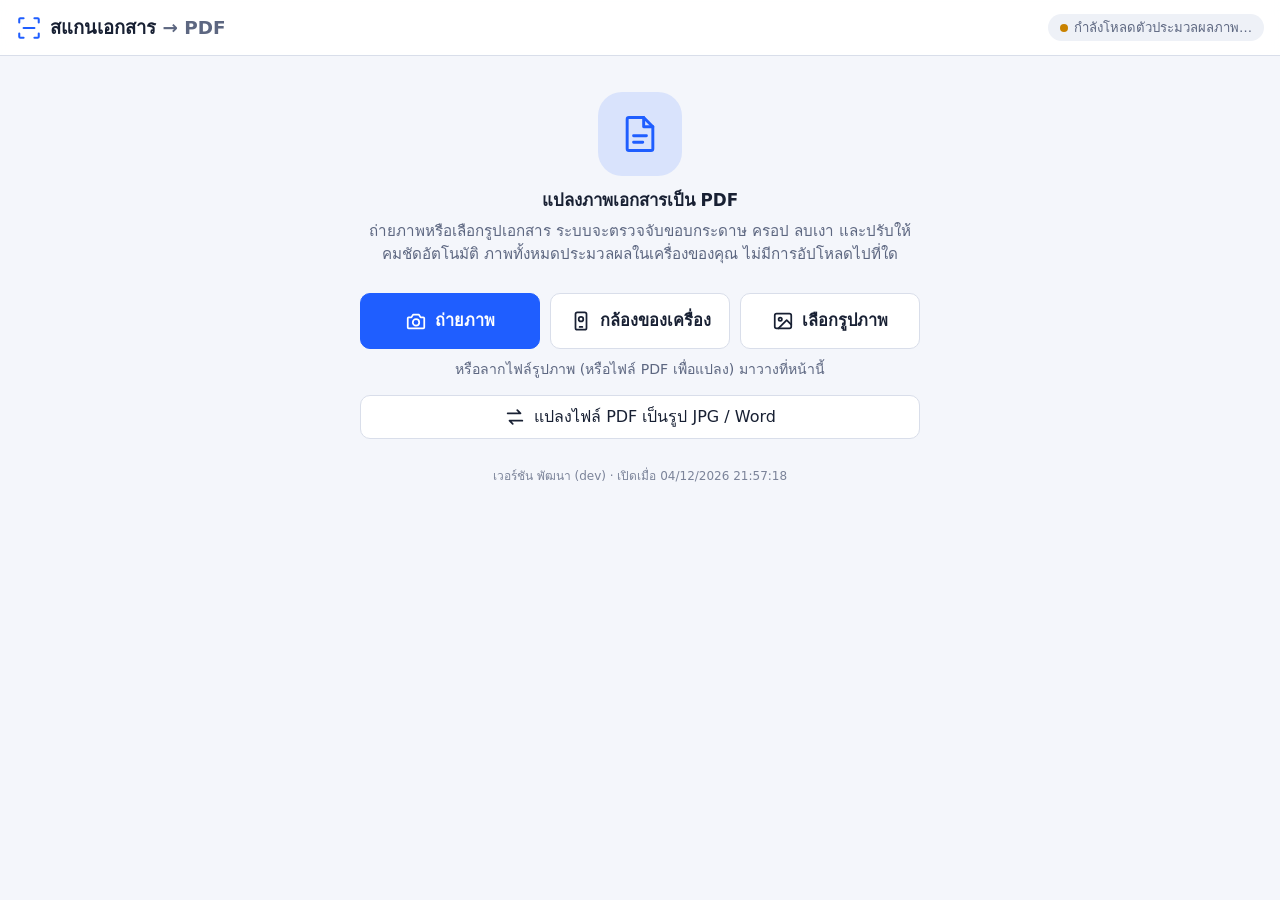
<file: doc2pdf/index.html>
<!doctype html>
<html lang="th">
<head>
  <meta charset="utf-8">
  <meta name="viewport" content="width=device-width, initial-scale=1, viewport-fit=cover">
  <meta http-equiv="Content-Security-Policy" content="default-src 'self'; script-src 'self' 'unsafe-eval' 'wasm-unsafe-eval'; style-src 'self'; font-src 'self'; img-src 'self' blob: data:; media-src 'self' blob: mediastream:; connect-src 'self' data: blob:; worker-src 'self'; object-src 'none'; base-uri 'none'; form-action 'none'">
  <meta name="referrer" content="no-referrer">
  <meta name="theme-color" content="#1f5eff">
  <meta name="description" content="แปลงรูปภาพเอกสารหรือภาพถ่ายจากกล้องเป็นไฟล์ PDF พร้อมครอปอัตโนมัติ ลบเงา และปรับภาพให้คมชัด ทำงานในเบราว์เซอร์ทั้งหมด">
  <title>สแกนเอกสารเป็น PDF</title>

  <meta name="app-build" content="__APP_BUILD__">

  <!-- โหลด CSS/JS ทั้งหมดผ่าน boot.js พร้อม ?v=<เลข commit>-<วันเวลาที่เปิด> เพื่อให้ได้ไฟล์ล่าสุดเสมอ
       (ไลบรารีทั้งหมดอยู่ในเว็บไซต์นี้ใน vendor/ ไม่พึ่ง CDN ภายนอก และใช้ฟอนต์ในเครื่อง ไม่โหลดฟอนต์จากเว็บอื่น) -->
  <script src="js/boot.js?v=__APP_BUILD__"></script>
</head>
<body>
  <noscript><p>ต้องเปิดใช้งาน JavaScript ในเบราว์เซอร์เพื่อใช้แอปนี้</p></noscript>
  <svg class="sprite" aria-hidden="true" focusable="false">
    <symbol id="i-camera" viewBox="0 0 24 24"><path d="M4 8h3l2-3h6l2 3h3a1 1 0 0 1 1 1v10a1 1 0 0 1-1 1H4a1 1 0 0 1-1-1V9a1 1 0 0 1 1-1z"/><circle cx="12" cy="13.5" r="3.5"/></symbol>
    <symbol id="i-phone" viewBox="0 0 24 24"><rect x="6" y="2.5" width="12" height="19" rx="2"/><circle cx="12" cy="10" r="2.5"/><path d="M10.5 18.5h3"/></symbol>
    <symbol id="i-image" viewBox="0 0 24 24"><rect x="3" y="4" width="18" height="16" rx="2"/><circle cx="9" cy="10" r="1.8"/><path d="M21 16l-5-5-9 9"/></symbol>
    <symbol id="i-pdf" viewBox="0 0 24 24"><path d="M14 3H6a1 1 0 0 0-1 1v16a1 1 0 0 0 1 1h12a1 1 0 0 0 1-1V8z"/><path d="M14 3v5h5"/><path d="M8.5 13h7M8.5 16.5h5"/></symbol>
    <symbol id="i-trash" viewBox="0 0 24 24"><path d="M4 7h16M9 7V4.5h6V7M6.5 7l1 13h9l1-13"/><path d="M10 11v5.5M14 11v5.5"/></symbol>
    <symbol id="i-left" viewBox="0 0 24 24"><path d="M15 5l-7 7 7 7"/></symbol>
    <symbol id="i-right" viewBox="0 0 24 24"><path d="M9 5l7 7-7 7"/></symbol>
    <symbol id="i-back" viewBox="0 0 24 24"><path d="M20 12H5M11 5l-7 7 7 7"/></symbol>
    <symbol id="i-rot-l" viewBox="0 0 24 24"><path d="M4 4v5h5"/><path d="M4.6 9A8 8 0 1 1 6 17.7"/></symbol>
    <symbol id="i-rot-r" viewBox="0 0 24 24"><path d="M20 4v5h-5"/><path d="M19.4 9A8 8 0 1 0 18 17.7"/></symbol>
    <symbol id="i-crop" viewBox="0 0 24 24"><path d="M6 2v14a2 2 0 0 0 2 2h14"/><path d="M18 22V8a2 2 0 0 0-2-2H2"/></symbol>
    <symbol id="i-wand" viewBox="0 0 24 24"><path d="M4 20L15 9M13 7l4 4"/><path d="M18 2.5v3M16.5 4h3M6 3v2M5 4h2M20 12v2M19 13h2"/></symbol>
    <symbol id="i-full" viewBox="0 0 24 24"><path d="M3 8V3h5M16 3h5v5M21 16v5h-5M8 21H3v-5"/></symbol>
    <symbol id="i-check" viewBox="0 0 24 24"><path d="M4.5 12.5l5 5 10-11"/></symbol>
    <symbol id="i-x" viewBox="0 0 24 24"><path d="M5 5l14 14M19 5L5 19"/></symbol>
    <symbol id="i-flash" viewBox="0 0 24 24"><path d="M13 2L4.5 13.5H11L10 22l8.5-11.5H12z"/></symbol>
    <symbol id="i-share" viewBox="0 0 24 24"><circle cx="18" cy="5" r="2.5"/><circle cx="6" cy="12" r="2.5"/><circle cx="18" cy="19" r="2.5"/><path d="M8.2 10.8l7.6-4.4M8.2 13.2l7.6 4.4"/></symbol>
    <symbol id="i-download" viewBox="0 0 24 24"><path d="M12 3v12M7 10l5 5 5-5M4 20h16"/></symbol>
    <symbol id="i-reset" viewBox="0 0 24 24"><path d="M3 12a9 9 0 1 0 3-6.7L3 8"/><path d="M3 3v5h5"/></symbol>
    <symbol id="i-copy" viewBox="0 0 24 24"><rect x="8" y="8" width="13" height="13" rx="2"/><path d="M16 8V5a2 2 0 0 0-2-2H5a2 2 0 0 0-2 2v9a2 2 0 0 0 2 2h3"/></symbol>
    <symbol id="i-plus" viewBox="0 0 24 24"><path d="M12 5v14M5 12h14"/></symbol>
    <symbol id="i-text" viewBox="0 0 24 24"><path d="M4 5h16M12 5v14M8.5 19h7"/><path d="M4 5v2.5M20 5v2.5"/></symbol>
    <symbol id="i-convert" viewBox="0 0 24 24"><path d="M4 8h14l-3.5-3.5M20 16H6l3.5 3.5"/></symbol>
    <symbol id="i-scan" viewBox="0 0 24 24"><path d="M3 7V4a1 1 0 0 1 1-1h3M17 3h3a1 1 0 0 1 1 1v3M21 17v3a1 1 0 0 1-1 1h-3M7 21H4a1 1 0 0 1-1-1v-3"/><path d="M7 12h10"/></symbol>
  </svg>

  <!-- ===================== หน้าหลัก ===================== -->
  <section id="viewHome" class="view" aria-labelledby="appTitle">
    <header class="topbar">
      <div class="brand">
        <svg class="icon brand-icon"><use href="#i-scan"/></svg>
        <h1 id="appTitle">สแกนเอกสาร <span class="muted">→ PDF</span></h1>
      </div>
      <div id="cvStatus" class="status-pill" data-state="loading" role="status" aria-live="polite">
        <span class="dot" aria-hidden="true"></span>
        <span id="cvStatusText">กำลังโหลดตัวประมวลผลภาพ…</span>
        <button id="cvRetry" class="link-btn" type="button" hidden>ลองใหม่</button>
      </div>
    </header>

    <main class="home-main">
      <div id="emptyState" class="empty-state">
        <div class="empty-art" aria-hidden="true">
          <svg class="icon"><use href="#i-pdf"/></svg>
        </div>
        <h2>แปลงภาพเอกสารเป็น PDF</h2>
        <p class="muted">ถ่ายภาพหรือเลือกรูปเอกสาร ระบบจะตรวจจับขอบกระดาษ ครอป ลบเงา และปรับให้คมชัดอัตโนมัติ
          ภาพทั้งหมดประมวลผลในเครื่องของคุณ ไม่มีการอัปโหลดไปที่ใด</p>
      </div>

      <div class="source-actions">
        <button id="btnCamera" class="btn btn-primary btn-lg" type="button">
          <svg class="icon"><use href="#i-camera"/></svg><span>ถ่ายภาพ</span>
        </button>
        <button id="btnNativeCamera" class="btn btn-lg" type="button">
          <svg class="icon"><use href="#i-phone"/></svg><span>กล้องของเครื่อง</span>
        </button>
        <button id="btnPick" class="btn btn-lg" type="button">
          <svg class="icon"><use href="#i-image"/></svg><span>เลือกรูปภาพ</span>
        </button>
      </div>
      <p class="hint muted drop-hint">หรือลากไฟล์รูปภาพ (หรือไฟล์ PDF เพื่อแปลง) มาวางที่หน้านี้</p>
      <div class="tools-row">
        <button id="btnPdfTools" class="btn" type="button">
          <svg class="icon"><use href="#i-convert"/></svg><span>แปลงไฟล์ PDF เป็นรูป JPG / Word</span>
        </button>
      </div>

      <input id="fileInput" type="file" accept="image/*,.jfif,.jfi,.jpe,.pjpeg,.pjp,.heic,.heif,.webp" multiple hidden>
      <input id="captureInput" type="file" accept="image/*" capture="environment" hidden>
      <input id="pdfInput" type="file" accept="application/pdf,.pdf" hidden>

      <section id="pagesSection" class="pages-section" hidden aria-labelledby="pagesTitle">
        <div class="section-head">
          <h2 id="pagesTitle">หน้าเอกสาร <span id="pageCount" class="badge">0</span></h2>
          <button id="btnClearAll" class="btn btn-ghost btn-sm danger" type="button">
            <svg class="icon"><use href="#i-trash"/></svg><span>ลบทั้งหมด</span>
          </button>
        </div>
        <p class="hint muted">แตะที่หน้าเพื่อครอปหรือปรับแสง/สี</p>
        <ol id="pageGrid" class="page-grid"></ol>
      </section>
      <p id="appVersion" class="app-version muted"></p>
    </main>

    <footer id="homeBar" class="bottom-bar" hidden>
      <button id="btnAddMore" class="btn" type="button">
        <svg class="icon"><use href="#i-plus"/></svg><span>เพิ่มรูป</span>
      </button>
      <button id="btnOcrAll" class="btn" type="button" title="แปลงทุกหน้าเป็นข้อความ (OCR)">
        <svg class="icon"><use href="#i-text"/></svg><span>ข้อความ</span>
      </button>
      <button id="btnExport" class="btn btn-primary grow" type="button">
        <svg class="icon"><use href="#i-pdf"/></svg><span id="btnExportText">สร้าง PDF</span><span id="btnExportCount" class="count"></span>
      </button>
    </footer>
  </section>

  <!-- ===================== หน้าแก้ไข ===================== -->
  <section id="viewEditor" class="view" hidden aria-labelledby="editorTitle">
    <header class="topbar">
      <button id="edBack" class="btn btn-ghost" type="button">
        <svg class="icon"><use href="#i-back"/></svg><span>เสร็จ</span>
      </button>
      <h2 id="editorTitle" class="topbar-title">หน้า 1</h2>
      <div class="nav-pair">
        <button id="edPrev" class="btn btn-ghost btn-icon" type="button" aria-label="หน้าก่อนหน้า">
          <svg class="icon"><use href="#i-left"/></svg>
        </button>
        <button id="edNext" class="btn btn-ghost btn-icon" type="button" aria-label="หน้าถัดไป">
          <svg class="icon"><use href="#i-right"/></svg>
        </button>
      </div>
    </header>

    <div class="editor-layout">
      <div class="preview-wrap">
        <canvas id="edPreview" class="preview-canvas" aria-label="ภาพตัวอย่างผลลัพธ์"></canvas>
        <div id="edBusy" class="busy" hidden><span class="spinner" aria-hidden="true"></span><span>กำลังประมวลผล…</span></div>
      </div>

      <div class="panel">
        <div class="tool-row">
          <button id="edCrop" class="btn" type="button">
            <svg class="icon"><use href="#i-crop"/></svg><span>ครอป / ปรับขอบ</span>
          </button>
          <button id="edRotL" class="btn btn-icon" type="button" aria-label="หมุนซ้าย 90 องศา" title="หมุนซ้าย">
            <svg class="icon"><use href="#i-rot-l"/></svg>
          </button>
          <button id="edRotR" class="btn btn-icon" type="button" aria-label="หมุนขวา 90 องศา" title="หมุนขวา">
            <svg class="icon"><use href="#i-rot-r"/></svg>
          </button>
        </div>
        <button id="edOcr" class="btn" type="button">
          <svg class="icon"><use href="#i-text"/></svg><span>แปลงหน้านี้เป็นข้อความ (OCR)</span>
        </button>

        <fieldset class="group">
          <legend>รูปแบบภาพ</legend>
          <div id="edFilters" class="chips" role="radiogroup" aria-label="รูปแบบภาพ">
            <button type="button" role="radio" class="chip" data-filter="original" aria-checked="false">ต้นฉบับ</button>
            <button type="button" role="radio" class="chip" data-filter="enhance" aria-checked="true">สีสดคมชัด</button>
            <button type="button" role="radio" class="chip" data-filter="bw" aria-checked="false">ขาวดำตัวอักษรคม</button>
            <button type="button" role="radio" class="chip" data-filter="gray" aria-checked="false">โทนเทา</button>
          </div>
        </fieldset>

        <label class="switch-row" for="edShadow">
          <span>
            <strong>ลบเงาดำ</strong>
            <small id="edShadowNote" class="muted">ปรับพื้นกระดาษให้สว่างเรียบ ลบเงามือ/เงาโทรศัพท์</small>
          </span>
          <input id="edShadow" type="checkbox" class="switch" checked>
        </label>

        <div class="slider-row">
          <label for="edBrightness">ความสว่าง <output id="edBrightnessVal" for="edBrightness">0</output></label>
          <input id="edBrightness" type="range" min="-100" max="100" step="1" value="0">
        </div>
        <div id="edContrastRow" class="slider-row">
          <label for="edContrast">ความคมชัด (คอนทราสต์) <output id="edContrastVal" for="edContrast">0</output></label>
          <input id="edContrast" type="range" min="-100" max="100" step="1" value="0">
        </div>
        <div id="edStrengthRow" class="slider-row" hidden>
          <label for="edStrength">ความเข้มตัวอักษร <output id="edStrengthVal" for="edStrength">0</output></label>
          <input id="edStrength" type="range" min="-50" max="50" step="1" value="0">
        </div>

        <div class="tool-row wrap">
          <button id="edApplyAll" class="btn btn-sm" type="button">
            <svg class="icon"><use href="#i-copy"/></svg><span>ใช้การตั้งค่านี้กับทุกหน้า</span>
          </button>
          <button id="edReset" class="btn btn-sm" type="button">
            <svg class="icon"><use href="#i-reset"/></svg><span>รีเซ็ต</span>
          </button>
          <button id="edDelete" class="btn btn-sm danger" type="button">
            <svg class="icon"><use href="#i-trash"/></svg><span>ลบหน้านี้</span>
          </button>
        </div>
      </div>
    </div>
  </section>

  <!-- ===================== หน้าครอป ===================== -->
  <section id="viewCrop" class="view view-dark" hidden aria-labelledby="cropTitle">
    <header class="topbar">
      <button id="cropCancel" class="btn btn-ghost" type="button">
        <svg class="icon"><use href="#i-x"/></svg><span>ยกเลิก</span>
      </button>
      <h2 id="cropTitle" class="topbar-title">ครอปภาพ</h2>
      <button id="cropOk" class="btn btn-primary" type="button">
        <svg class="icon"><use href="#i-check"/></svg><span>ยืนยัน</span>
      </button>
    </header>
    <div id="cropStage" class="crop-stage"></div>
    <p id="cropHint" class="crop-hint">ลากจุดที่มุมหรือขอบเพื่อครอปอย่างอิสระ</p>
    <div class="crop-tools">
      <button id="cropAuto" class="btn" type="button">
        <svg class="icon"><use href="#i-wand"/></svg><span>ตามขอบกระดาษ (อัตโนมัติ)</span>
      </button>
      <button id="cropFull" class="btn" type="button">
        <svg class="icon"><use href="#i-full"/></svg><span>เต็มภาพ</span>
      </button>
    </div>
  </section>

  <!-- ===================== กล้องในแอป ===================== -->
  <section id="viewCamera" class="camera" hidden aria-label="กล้องถ่ายเอกสาร">
    <video id="camVideo" class="cam-video" playsinline muted autoplay></video>
    <canvas id="camOverlay" class="cam-overlay" aria-hidden="true"></canvas>
    <div class="cam-top">
      <button id="camClose" class="cam-btn" type="button" aria-label="ปิดกล้อง">
        <svg class="icon"><use href="#i-x"/></svg>
      </button>
      <span id="camMsg" class="cam-msg" role="status" aria-live="polite">วางเอกสารให้อยู่ในกรอบ</span>
      <button id="camTorch" class="cam-btn" type="button" aria-label="เปิด/ปิดไฟแฟลช" aria-pressed="false" hidden>
        <svg class="icon"><use href="#i-flash"/></svg>
      </button>
    </div>
    <div class="cam-bottom">
      <div class="cam-count"><span id="camCount">0</span> หน้า</div>
      <button id="camShutter" class="shutter" type="button" aria-label="ถ่ายภาพ"></button>
      <button id="camDone" class="btn btn-primary" type="button">
        <svg class="icon"><use href="#i-check"/></svg><span>เสร็จ</span>
      </button>
    </div>
    <div id="camFlash" class="cam-flash" aria-hidden="true"></div>
    <div id="camBlocked" class="cam-blocked" role="group" aria-labelledby="camBlockedTitle" hidden>
      <svg class="icon cam-blocked-icon" aria-hidden="true"><use href="#i-camera"/></svg>
      <h2 id="camBlockedTitle">เปิดกล้องในแอปไม่ได้</h2>
      <p id="camBlockedText"></p>
      <button id="camUseNative" class="btn btn-primary btn-lg" type="button">
        <svg class="icon"><use href="#i-phone"/></svg><span>ใช้กล้องของเครื่อง</span>
      </button>
      <button id="camRetry" class="btn" type="button">
        <svg class="icon"><use href="#i-reset"/></svg><span>ลองอีกครั้ง</span>
      </button>
      <p id="camBlockedHelp" class="cam-blocked-help"></p>
    </div>
  </section>

  <!-- ===================== สร้าง PDF ===================== -->
  <dialog id="exportDialog" class="dialog" aria-labelledby="exportTitle">
    <form id="exportForm" method="dialog" class="dialog-body">
      <h2 id="exportTitle" tabindex="-1">สร้างไฟล์ PDF</h2>

      <label class="field">
        <span>ชื่อไฟล์</span>
        <input id="exFilename" type="text" maxlength="100" autocomplete="off" spellcheck="false">
      </label>
      <div class="field-grid">
        <label class="field">
          <span>ขนาดกระดาษ</span>
          <select id="exPageSize">
            <option value="a4" selected>A4 (210×297 มม.)</option>
            <option value="letter">Letter (8.5×11 นิ้ว)</option>
            <option value="legal">Legal (8.5×14 นิ้ว)</option>
            <option value="a5">A5 (148×210 มม.)</option>
            <option value="fit">ตามขนาดภาพ</option>
          </select>
        </label>
        <label class="field">
          <span>แนวกระดาษ</span>
          <select id="exOrientation">
            <option value="auto" selected>อัตโนมัติตามภาพ</option>
            <option value="portrait">แนวตั้ง</option>
            <option value="landscape">แนวนอน</option>
          </select>
        </label>
        <label class="field">
          <span>ขอบกระดาษ</span>
          <select id="exMargin">
            <option value="0" selected>ไม่มีขอบ</option>
            <option value="5">แคบ (5 มม.)</option>
            <option value="10">ปกติ (10 มม.)</option>
          </select>
        </label>
        <label class="field">
          <span>คุณภาพ / ขนาดไฟล์</span>
          <select id="exQuality">
            <option value="high" selected>สูง (ไฟล์ใหญ่)</option>
            <option value="medium">กลาง</option>
            <option value="low">เล็ก (ส่งทางแชต)</option>
          </select>
        </label>
      </div>

      <label class="switch-row" for="exOcr">
        <span>
          <strong>ค้นหาข้อความได้ (OCR)</strong>
          <small id="exOcrNote" class="muted">ฝังข้อความที่อ่านได้ไว้ใต้ภาพ — ค้นหา เลือก และคัดลอกข้อความใน PDF ได้ ภาพไม่เปลี่ยน (ใช้เวลาเพิ่มหน้าละหลายวินาที)</small>
        </span>
        <input id="exOcr" type="checkbox" class="switch">
      </label>
      <label id="exOcrLangField" class="field" hidden>
        <span>ภาษาในเอกสาร</span>
        <select id="exOcrLang">
          <option value="tha+eng" selected>ไทย + อังกฤษ</option>
          <option value="tha">ไทย</option>
          <option value="eng">อังกฤษ</option>
        </select>
      </label>

      <div id="exProgressWrap" class="progress-wrap" hidden>
        <progress id="exProgress" max="100" value="0"></progress>
        <span id="exProgressText" class="muted">กำลังเตรียม…</span>
      </div>
      <p id="exResult" class="ex-result" hidden></p>

      <div class="dialog-actions">
        <button id="exCancel" class="btn btn-ghost" type="button">ปิด</button>
        <button id="exShare" class="btn" type="button" hidden>
          <svg class="icon"><use href="#i-share"/></svg><span>แชร์</span>
        </button>
        <button id="exDownload" class="btn btn-primary" type="submit">
          <svg class="icon"><use href="#i-download"/></svg><span>ดาวน์โหลด PDF</span>
        </button>
      </div>
    </form>
  </dialog>

  <!-- ===================== OCR ===================== -->
  <dialog id="ocrDialog" class="dialog dialog-wide" aria-labelledby="ocrTitle">
    <div class="dialog-body">
      <div class="dialog-head">
        <h2 id="ocrTitle" tabindex="-1">แปลงภาพเป็นข้อความ (OCR)</h2>
        <span id="ocrScope" class="muted"></span>
      </div>
      <label class="field">
        <span>ภาษาในเอกสาร</span>
        <select id="ocrLang">
          <option value="tha+eng" selected>ไทย + อังกฤษ</option>
          <option value="tha">ไทย</option>
          <option value="eng">อังกฤษ</option>
        </select>
      </label>
      <div id="ocrProgressWrap" class="progress-wrap" hidden>
        <progress id="ocrProgress" max="100" value="0"></progress>
        <span id="ocrProgressText" class="muted" role="status" aria-live="polite">กำลังเตรียม…</span>
      </div>
      <textarea id="ocrText" class="ocr-text" rows="12" spellcheck="false" aria-label="ข้อความที่อ่านได้"
                placeholder="ข้อความที่อ่านได้จะแสดงที่นี่"></textarea>
      <p id="ocrNote" class="hint muted">ตรวจทานข้อความก่อนนำไปใช้ — แก้ไขในช่องนี้ได้โดยตรง</p>
      <div class="dialog-actions">
        <button id="ocrClose" class="btn btn-ghost" type="button">ปิด</button>
        <button id="ocrShare" class="btn" type="button" hidden>
          <svg class="icon"><use href="#i-share"/></svg><span>แชร์</span>
        </button>
        <button id="ocrSave" class="btn" type="button">
          <svg class="icon"><use href="#i-download"/></svg><span>บันทึก .txt</span>
        </button>
        <button id="ocrCopy" class="btn btn-primary" type="button">
          <svg class="icon"><use href="#i-copy"/></svg><span>คัดลอก</span>
        </button>
      </div>
    </div>
  </dialog>

  <!-- ===================== แปลงไฟล์ PDF ===================== -->
  <dialog id="pdfDialog" class="dialog" aria-labelledby="pdfTitle">
    <form id="pdfForm" method="dialog" class="dialog-body">
      <h2 id="pdfTitle" tabindex="-1">แปลงไฟล์ PDF</h2>
      <div class="file-row">
        <button id="pdfPick" class="btn btn-sm" type="button">
          <svg class="icon"><use href="#i-pdf"/></svg><span>เลือกไฟล์ PDF</span>
        </button>
        <span id="pdfFileInfo" class="file-info muted">ยังไม่ได้เลือกไฟล์</span>
      </div>
      <div id="pdfPasswordRow" class="password-row" hidden>
        <label class="field">
          <span id="pdfPasswordLabel">ไฟล์นี้มีรหัสผ่าน — ใส่รหัสผ่านเพื่อเปิด</span>
          <input id="pdfPassword" type="password" maxlength="200" autocomplete="off" spellcheck="false">
        </label>
        <button id="pdfPasswordOk" class="btn" type="button">เปิดไฟล์</button>
      </div>

      <fieldset class="group">
        <legend>แปลงเป็น</legend>
        <div id="pdfFormats" class="chips chips-2" role="radiogroup" aria-label="แปลงเป็น">
          <button type="button" role="radio" class="chip" data-format="jpg" aria-checked="true">รูปภาพ JPG</button>
          <button type="button" role="radio" class="chip" data-format="docx" aria-checked="false">Word (.docx)</button>
        </div>
      </fieldset>
      <div class="field-grid">
        <label id="pdfQualityField" class="field">
          <span>ขนาด / คุณภาพรูป</span>
          <select id="pdfQuality">
            <option value="small">Small — เล็ก 96 dpi (ส่งทางแชต)</option>
            <option value="standard" selected>Standard — มาตรฐาน 150 dpi</option>
            <option value="high">High — สูง 300 dpi (สำหรับพิมพ์)</option>
          </select>
        </label>
        <label id="pdfModeField" class="field field-wide" hidden>
          <span>อ่านข้อความจาก</span>
          <select id="pdfMode">
            <option value="auto" selected>ข้อความในไฟล์ + OCR หน้าที่เป็นภาพ</option>
            <option value="text">ข้อความในไฟล์เท่านั้น</option>
            <option value="ocr">OCR ทุกหน้า (ไฟล์สแกน)</option>
          </select>
        </label>
        <label id="pdfFontField" class="field" hidden>
          <span>ฟอนต์ในไฟล์ Word</span>
          <select id="pdfFont">
            <option value="sarabun" selected>TH Sarabun New 16</option>
            <option value="tahoma">Tahoma 11</option>
            <option value="leelawadee">Leelawadee UI 11</option>
          </select>
        </label>
        <label id="pdfLangField" class="field" hidden>
          <span>ภาษาในเอกสาร (OCR)</span>
          <select id="pdfLang">
            <option value="tha+eng" selected>ไทย + อังกฤษ</option>
            <option value="tha">ไทย</option>
            <option value="eng">อังกฤษ</option>
          </select>
        </label>
        <label class="field">
          <span>หน้า</span>
          <input id="pdfPages" type="text" maxlength="200" autocomplete="off" spellcheck="false" placeholder="ทุกหน้า หรือ เช่น 1-3, 5">
        </label>
      </div>
      <p id="pdfNote" class="hint muted"></p>

      <div id="pdfProgressWrap" class="progress-wrap" hidden>
        <progress id="pdfProgress" max="100" value="0"></progress>
        <span id="pdfProgressText" class="muted" role="status" aria-live="polite">กำลังเตรียม…</span>
      </div>
      <p id="pdfResult" class="ex-result" hidden></p>

      <div class="dialog-actions">
        <button id="pdfCancel" class="btn btn-ghost" type="button">ปิด</button>
        <button id="pdfShare" class="btn" type="button" hidden>
          <svg class="icon"><use href="#i-share"/></svg><span>แชร์</span>
        </button>
        <button id="pdfConvert" class="btn btn-primary" type="submit">
          <svg class="icon"><use href="#i-download"/></svg><span id="pdfConvertText">แปลงเป็น JPG</span>
        </button>
      </div>
    </form>
  </dialog>

  <div id="dropZone" class="drop-zone" hidden aria-hidden="true"><span>วางไฟล์รูปภาพหรือ PDF ที่นี่</span></div>
  <div id="toasts" class="toasts" role="status" aria-live="polite"></div>
</body>
</html>
</file>
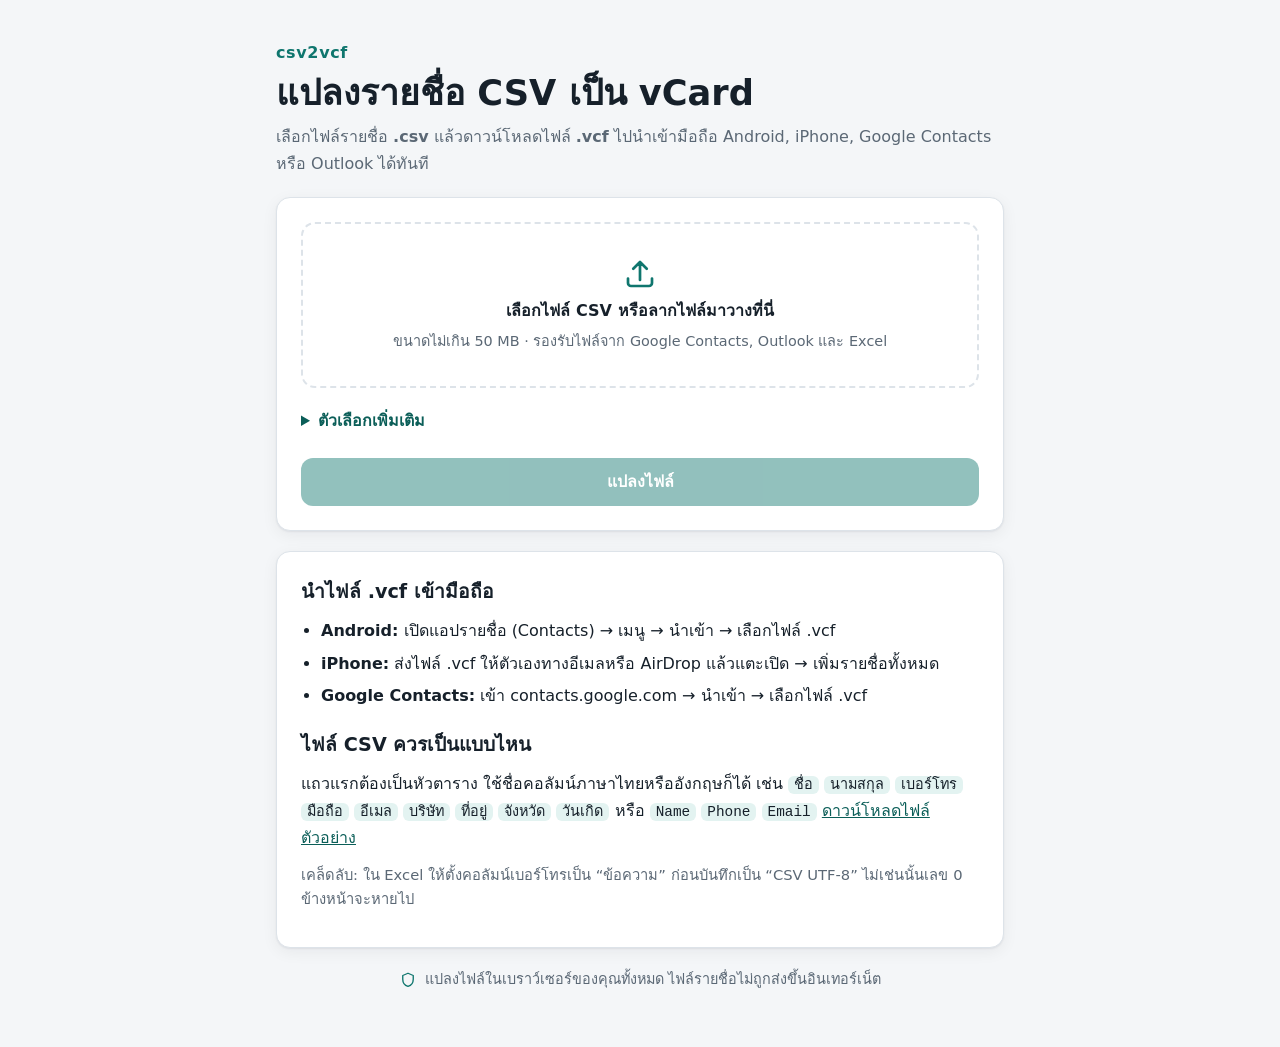
<file: docs/index.html>
<!doctype html>
<html lang="th">
<head>
  <meta charset="utf-8">
  <meta name="viewport" content="width=device-width, initial-scale=1">
  <meta name="color-scheme" content="light dark">
  <!-- GitHub Pages ตั้ง header เองไม่ได้ จึงกำหนด CSP ที่นี่: ห้ามสคริปต์แทรก และห้ามเชื่อมต่อเครือข่าย
       (connect-src 'none') หน้าเว็บจึงส่งไฟล์รายชื่อออกไปที่ไหนไม่ได้ -->
  <meta http-equiv="Content-Security-Policy" content="default-src 'none'; script-src 'self'; worker-src 'self'; style-src 'self'; img-src 'self'; connect-src 'none'; base-uri 'none'; form-action 'none'">
  <meta name="referrer" content="no-referrer">
  <meta name="description" content="แปลงไฟล์รายชื่อผู้ติดต่อ .csv เป็นไฟล์ vCard (.vcf) ในเบราว์เซอร์ ไฟล์ไม่ถูกส่งขึ้นอินเทอร์เน็ต">
  <title>แปลงรายชื่อ CSV เป็น vCard</title>
  <link rel="icon" href="favicon.svg" type="image/svg+xml">
  <link rel="stylesheet" href="style.css">
  <script src="csv2vcf-data.js" defer></script>
  <script src="csv2vcf.js" defer></script>
  <script src="app.js" defer></script>
</head>
<body>
  <main class="page" id="page" data-max-mb="50">
    <header class="hero">
      <p class="eyebrow">csv2vcf</p>
      <h1>แปลงรายชื่อ CSV เป็น vCard</h1>
      <p class="lead">เลือกไฟล์รายชื่อ <b>.csv</b> แล้วดาวน์โหลดไฟล์ <b>.vcf</b> ไปนำเข้ามือถือ Android, iPhone,
        Google Contacts หรือ Outlook ได้ทันที</p>
    </header>

    <form class="card" id="form" novalidate>
      <label class="drop" id="drop" for="file">
        <input class="visually-hidden" type="file" id="file" name="file" accept=".csv,.txt,text/csv">
        <svg class="drop-icon" viewBox="0 0 24 24" aria-hidden="true">
          <path d="M12 16V4m0 0-4.5 4.5M12 4l4.5 4.5M4 15v3a2 2 0 0 0 2 2h12a2 2 0 0 0 2-2v-3"/>
        </svg>
        <span class="drop-title" id="drop-title">เลือกไฟล์ CSV หรือลากไฟล์มาวางที่นี่</span>
        <span class="drop-hint" id="drop-hint">ขนาดไม่เกิน <span id="max-mb"></span> MB · รองรับไฟล์จาก Google Contacts, Outlook และ Excel</span>
      </label>

      <details class="options">
        <summary>ตัวเลือกเพิ่มเติม</summary>
        <div class="grid">
          <label class="field">
            <span>รหัสประเทศ</span>
            <input type="text" id="country-code" inputmode="numeric" maxlength="4" placeholder="เช่น 66" autocomplete="off">
            <small>แปลง 081-234-5678 เป็น +66 81-234-5678 (เว้นว่างถ้าไม่ต้องการ)</small>
          </label>
          <label class="field">
            <span>ลำดับวันที่ของวันเกิด</span>
            <select id="date-order">
              <option value="dmy">วัน/เดือน/ปี (31/12/2530)</option>
              <option value="mdy">เดือน/วัน/ปี (12/31/1987)</option>
            </select>
          </label>
          <label class="field">
            <span>การเข้ารหัสอักขระ</span>
            <select id="encoding">
              <option value="auto">ตรวจหาให้เอง (แนะนำ)</option>
              <option value="utf-8">UTF-8</option>
              <option value="cp874">ภาษาไทย Windows (cp874)</option>
              <option value="tis-620">TIS-620</option>
              <option value="utf-16">UTF-16</option>
              <option value="cp1252">ยุโรปตะวันตก (cp1252)</option>
            </select>
          </label>
          <label class="field">
            <span>ตัวคั่นคอลัมน์</span>
            <select id="delimiter">
              <option value="">ตรวจหาให้เอง (แนะนำ)</option>
              <option value="comma">จุลภาค ( , )</option>
              <option value="semicolon">อัฒภาค ( ; )</option>
              <option value="tab">แท็บ</option>
              <option value="pipe">ขีดตั้ง ( | )</option>
            </select>
          </label>
        </div>
      </details>

      <button class="button primary" type="submit" id="convert" disabled>แปลงไฟล์</button>
      <p class="status" id="status" role="status" aria-live="polite"></p>
    </form>

    <section class="card result" id="result" hidden aria-labelledby="result-title">
      <div class="result-head">
        <div>
          <h2 id="result-title">แปลงสำเร็จ</h2>
          <p class="summary" id="summary"></p>
        </div>
        <a class="button primary" id="download" href="#" download>ดาวน์โหลดไฟล์ .vcf</a>
      </div>
      <h3>ตัวอย่างรายชื่อ</h3>
      <ol class="preview" id="preview"></ol>
      <p class="muted" id="preview-more"></p>
      <details class="warnings" id="warnings-box" hidden>
        <summary id="warnings-title"></summary>
        <ul id="warnings"></ul>
      </details>
      <p class="muted" id="ignored" hidden></p>
    </section>

    <section class="card help" aria-labelledby="help-title">
      <h2 id="help-title">นำไฟล์ .vcf เข้ามือถือ</h2>
      <ul class="steps">
        <li><b>Android:</b> เปิดแอปรายชื่อ (Contacts) → เมนู → นำเข้า → เลือกไฟล์ .vcf</li>
        <li><b>iPhone:</b> ส่งไฟล์ .vcf ให้ตัวเองทางอีเมลหรือ AirDrop แล้วแตะเปิด → เพิ่มรายชื่อทั้งหมด</li>
        <li><b>Google Contacts:</b> เข้า contacts.google.com → นำเข้า → เลือกไฟล์ .vcf</li>
      </ul>
      <h2>ไฟล์ CSV ควรเป็นแบบไหน</h2>
      <p>แถวแรกต้องเป็นหัวตาราง ใช้ชื่อคอลัมน์ภาษาไทยหรืออังกฤษก็ได้ เช่น
        <code>ชื่อ</code> <code>นามสกุล</code> <code>เบอร์โทร</code> <code>มือถือ</code> <code>อีเมล</code>
        <code>บริษัท</code> <code>ที่อยู่</code> <code>จังหวัด</code> <code>วันเกิด</code>
        หรือ <code>Name</code> <code>Phone</code> <code>Email</code>
        <a href="example.csv" download="contacts-example.csv">ดาวน์โหลดไฟล์ตัวอย่าง</a></p>
      <p class="muted">เคล็ดลับ: ใน Excel ให้ตั้งคอลัมน์เบอร์โทรเป็น “ข้อความ” ก่อนบันทึกเป็น “CSV UTF-8” ไม่เช่นนั้นเลข 0 ข้างหน้าจะหายไป</p>
    </section>

    <footer class="footer">
      <svg viewBox="0 0 24 24" aria-hidden="true"><path d="M12 3 5 6v5c0 4.4 3 8.3 7 9.5 4-1.2 7-5.1 7-9.5V6l-7-3Z"/></svg>
      <span>แปลงไฟล์ในเบราว์เซอร์ของคุณทั้งหมด ไฟล์รายชื่อไม่ถูกส่งขึ้นอินเทอร์เน็ต</span>
    </footer>
  </main>
</body>
</html>
</file>
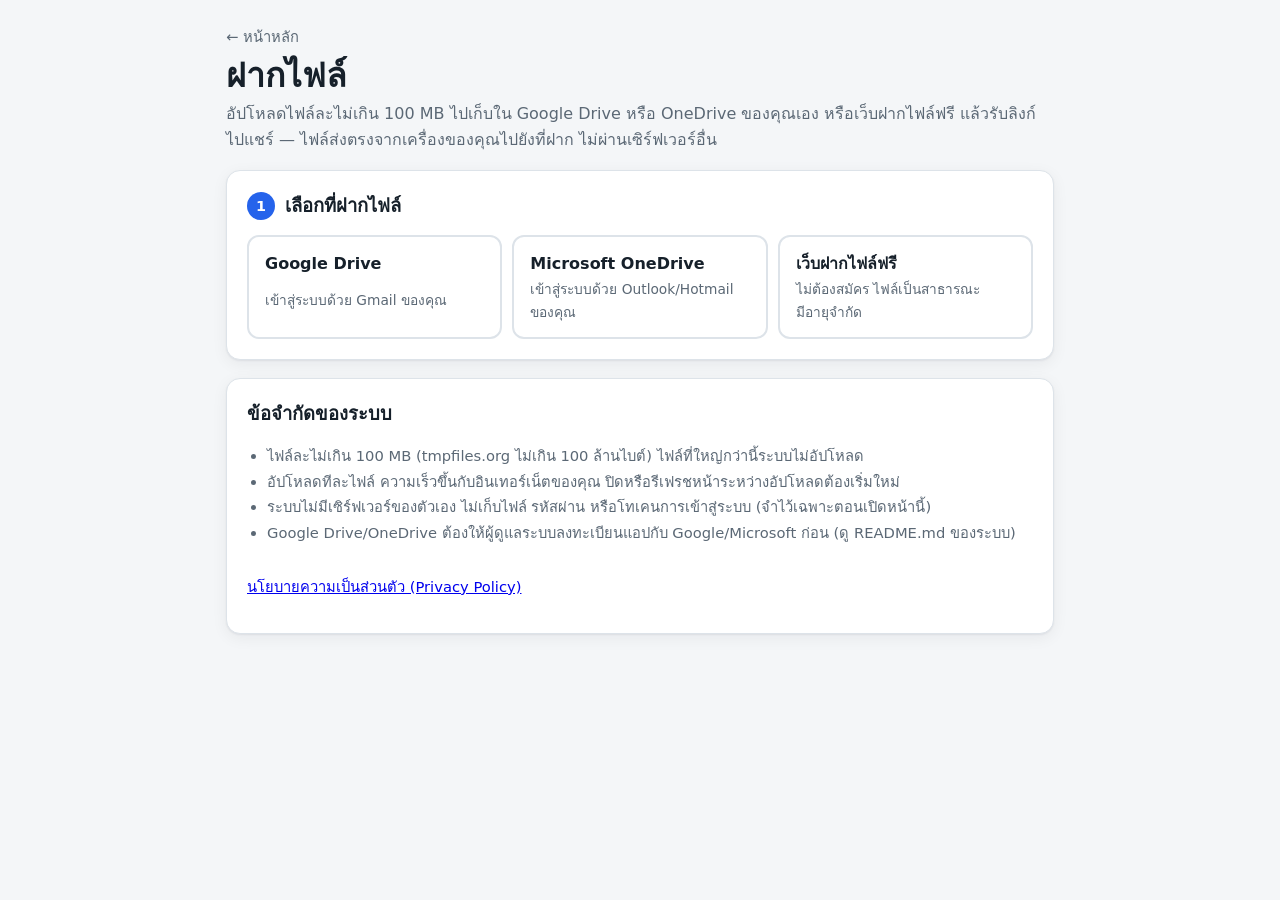
<file: file-share/index.html>
<!doctype html>
<html lang="th">
<head>
  <meta charset="utf-8">
  <meta name="viewport" content="width=device-width, initial-scale=1">
  <meta name="color-scheme" content="light dark">
  <!-- GitHub Pages ตั้ง header เองไม่ได้ จึงกำหนด CSP ที่นี่: สคริปต์/สไตล์มาจากเว็บนี้เท่านั้น (ไม่มีไลบรารีภายนอก)
       ส่งข้อมูลออกได้เฉพาะ API ของที่ฝากไฟล์ที่ผู้ใช้เลือก: Google Drive, Microsoft OneDrive, tmpfiles.org, Gofile -->
  <meta http-equiv="Content-Security-Policy" content="default-src 'none'; script-src 'self'; style-src 'self'; img-src 'self' data:; connect-src 'self' https://www.googleapis.com https://oauth2.googleapis.com https://login.microsoftonline.com https://graph.microsoft.com https://api.onedrive.com https://*.onedrive.com https://*.sharepoint.com https://*.microsoftpersonalcontent.com https://tmpfiles.org https://upload.gofile.io; base-uri 'none'; form-action 'none'">
  <meta name="referrer" content="no-referrer">
  <meta name="description" content="ฝากไฟล์ไม่เกิน 100 MB ไปยัง Google Drive, Microsoft OneDrive ของคุณเอง หรือเว็บฝากไฟล์ฟรี พร้อมลิงก์แชร์">
  <title>ฝากไฟล์</title>
  <link rel="icon" href="favicon.svg" type="image/svg+xml">
  <link rel="stylesheet" href="css/app.css">
  <script src="js/config.js" defer></script>
  <script src="js/core.js" defer></script>
  <script src="js/providers.js" defer></script>
  <script src="js/app.js" defer></script>
</head>
<body>
  <main class="page">
    <header class="top">
      <a class="back" href="../index.html" title="กลับหน้ารวมเครื่องมือ">← หน้าหลัก</a>
      <h1>ฝากไฟล์</h1>
      <p class="lead">อัปโหลดไฟล์ละไม่เกิน 100 MB ไปเก็บใน Google Drive หรือ OneDrive ของคุณเอง หรือเว็บฝากไฟล์ฟรี แล้วรับลิงก์ไปแชร์
        — ไฟล์ส่งตรงจากเครื่องของคุณไปยังที่ฝาก ไม่ผ่านเซิร์ฟเวอร์อื่น</p>
    </header>

    <section class="card" aria-labelledby="step1">
      <h2 id="step1"><span class="step">1</span> เลือกที่ฝากไฟล์</h2>
      <div class="providers" role="radiogroup" aria-label="ที่ฝากไฟล์">
        <button type="button" class="provider" role="radio" aria-checked="false" data-provider="google">
          <span class="p-name">Google Drive</span>
          <span class="p-desc">เข้าสู่ระบบด้วย Gmail ของคุณ</span>
        </button>
        <button type="button" class="provider" role="radio" aria-checked="false" data-provider="onedrive">
          <span class="p-name">Microsoft OneDrive</span>
          <span class="p-desc">เข้าสู่ระบบด้วย Outlook/Hotmail ของคุณ</span>
        </button>
        <button type="button" class="provider" role="radio" aria-checked="false" data-provider="free">
          <span class="p-name">เว็บฝากไฟล์ฟรี</span>
          <span class="p-desc">ไม่ต้องสมัคร ไฟล์เป็นสาธารณะ มีอายุจำกัด</span>
        </button>
      </div>

      <div class="limits" id="limits-google" hidden>
        <h3>ข้อจำกัดของ Google Drive</h3>
        <ul>
          <li>ใช้พื้นที่ Google Drive ของคุณเอง (ฟรี 15 GB ใช้ร่วมกับ Gmail และ Google Photos)</li>
          <li>ไฟล์เก็บในโฟลเดอร์ "ระบบฝากไฟล์" ใน My Drive — ระบบนี้เห็นและจัดการได้เฉพาะไฟล์ที่อัปโหลดผ่านระบบนี้เท่านั้น (สิทธิ์ drive.file)</li>
          <li>ไฟล์เป็นส่วนตัว จนกว่าจะติ๊ก "ให้ทุกคนที่มีลิงก์ดาวน์โหลดได้" (บัญชีองค์กร/โรงเรียนบางแห่งปิดการแชร์ออกนอกองค์กร)</li>
          <li>การเข้าสู่ระบบมีอายุ 1 ชั่วโมง และไม่ถูกบันทึกไว้ในเครื่อง — เปิดหน้านี้ใหม่ต้องเข้าสู่ระบบอีกครั้ง</li>
        </ul>
      </div>
      <div class="limits" id="limits-onedrive" hidden>
        <h3>ข้อจำกัดของ OneDrive</h3>
        <ul>
          <li>ใช้พื้นที่ OneDrive ของคุณเอง (บัญชีฟรี 5 GB)</li>
          <li>ไฟล์เก็บในโฟลเดอร์ "Apps" ของ OneDrive (โฟลเดอร์ของแอปนี้) — ระบบขอสิทธิ์อ่าน/เขียนไฟล์ (Files.ReadWrite) เพื่อสร้างลิงก์แชร์ได้ แต่ใช้เฉพาะโฟลเดอร์ของแอป</li>
          <!-- ข้อความจริงใส่โดย js/app.js ตาม microsoftAuthority ใน js/config.js -->
          <li id="ms-accounts">ประเภทบัญชีที่ใช้ได้ขึ้นกับการตั้งค่าแอปของผู้ดูแลระบบ</li>
          <li>การเข้าสู่ระบบมีอายุ 1 ชั่วโมง และไม่ถูกบันทึกไว้ในเครื่อง — เปิดหน้านี้ใหม่ต้องเข้าสู่ระบบอีกครั้ง</li>
        </ul>
      </div>
      <div class="limits" id="limits-free" hidden>
        <h3>ข้อจำกัดของเว็บฝากไฟล์ฟรี</h3>
        <ul>
          <li><b>ใครมีลิงก์ก็ดาวน์โหลดได้</b> — ห้ามฝากเอกสารลับ ข้อมูลส่วนบุคคล หรือไฟล์ที่มีลิขสิทธิ์</li>
          <li>เป็นบริการของบุคคลภายนอก ไม่มีการรับประกัน อาจปิด เปลี่ยนเงื่อนไข หรือเลิกรับไฟล์จากเว็บอื่นได้ทุกเมื่อ — ถ้าอัปโหลดไม่ได้ให้ลองอีกบริการ</li>
          <li>ลบไฟล์เองไม่ได้ (ไม่มีบัญชี) ไฟล์ถูกลบตามนโยบายของแต่ละบริการ</li>
        </ul>
        <fieldset class="hosts">
          <legend>เลือกบริการ</legend>
          <label class="host"><input type="radio" name="host" value="tmpfiles" checked>
            <span><b>tmpfiles.org</b> — ไฟล์ละไม่เกิน 100 ล้านไบต์ (95.4 MB) <b>ถูกลบอัตโนมัติหลัง 60 นาที</b> เหมาะกับส่งไฟล์ชั่วคราว</span></label>
          <label class="host"><input type="radio" name="host" value="gofile">
            <span><b>Gofile.io</b> — ไม่มีวันหมดอายุตายตัว แต่ไฟล์ที่ไม่มีคนดาวน์โหลดนาน ๆ อาจถูกลบตามนโยบายของ Gofile</span></label>
        </fieldset>
      </div>
    </section>

    <section class="card" id="account-card" hidden aria-labelledby="step2">
      <h2 id="step2"><span class="step">2</span> เข้าสู่ระบบ</h2>
      <p id="not-configured" class="notice" hidden></p>
      <div id="signed-out" hidden>
        <button type="button" id="btn-login" class="btn btn-primary"></button>
        <p class="hint">ระบบจะพาไปหน้าเข้าสู่ระบบของผู้ให้บริการ (ระบบนี้ไม่เห็นรหัสผ่านของคุณ) แล้วกลับมาหน้านี้</p>
        <!-- error บนหน้า login.live.com เอง (ไม่ได้กลับมาหน้านี้ ระบบจึงแจ้งเองไม่ได้) — แสดงเฉพาะเมื่อเลือก OneDrive -->
        <p class="hint" id="ms-login-hint" hidden>ถ้าหน้าของ Microsoft ขึ้น "The contextID supplied in the request did not have a matching cookie"
          ให้ปิดหน้านั้น กลับมาหน้านี้แล้วกดเข้าสู่ระบบใหม่ (อย่ากดย้อนกลับหรือรีเฟรชหน้าของ Microsoft)
          ถ้ายังไม่ได้ ให้ลองในหน้าต่าง InPrivate/ไม่ระบุตัวตน หรือลบคุกกี้ของ live.com</p>
      </div>
      <div id="signed-in" hidden>
        <p class="account"><span id="account-name"></span> <span id="account-email" class="muted"></span></p>
        <p id="account-quota" class="muted small"></p>
        <p id="account-expiry" class="muted small"></p>
        <button type="button" id="btn-logout" class="btn btn-small">ออกจากระบบ</button>
      </div>
    </section>

    <section class="card" id="upload-card" hidden aria-labelledby="step3">
      <h2 id="step3"><span class="step" id="step3-num">3</span> เลือกไฟล์ที่จะฝาก</h2>
      <div id="dropzone" class="dropzone">
        <p class="drop-title">เลือกไฟล์ หรือลากไฟล์มาวางที่นี่</p>
        <p class="hint">ไฟล์ละไม่เกิน <span id="max-size">100 MB</span> เลือกได้หลายไฟล์ ระบบอัปโหลดทีละไฟล์ — ต้องเปิดหน้านี้ไว้จนเสร็จ</p>
        <button type="button" id="btn-pick" class="btn btn-primary">เลือกไฟล์</button>
        <!-- ไม่ใส่ accept: ฝากไฟล์ได้ทุกชนิด (และ accept ที่มีนามสกุลทำให้ Firefox บน Android ล่ม) -->
        <input type="file" id="file-input" multiple class="visually-hidden" tabindex="-1">
      </div>
      <label class="check" id="share-row"><input type="checkbox" id="share"> ให้ทุกคนที่มีลิงก์ดาวน์โหลดได้ (สร้างลิงก์แชร์)</label>
      <ul id="queue" class="queue" aria-live="polite"></ul>
    </section>

    <section class="card" id="files-card" hidden aria-labelledby="files-title">
      <div class="row">
        <h2 id="files-title">ไฟล์ที่ฝากไว้</h2>
        <button type="button" id="btn-refresh" class="btn btn-small">รีเฟรช</button>
      </div>
      <p id="files-status" class="muted small"></p>
      <ul id="files" class="files"></ul>
    </section>

    <section class="card note" aria-labelledby="general-limits">
      <h2 id="general-limits">ข้อจำกัดของระบบ</h2>
      <ul>
        <li>ไฟล์ละไม่เกิน 100 MB (tmpfiles.org ไม่เกิน 100 ล้านไบต์) ไฟล์ที่ใหญ่กว่านี้ระบบไม่อัปโหลด</li>
        <li>อัปโหลดทีละไฟล์ ความเร็วขึ้นกับอินเทอร์เน็ตของคุณ ปิดหรือรีเฟรชหน้าระหว่างอัปโหลดต้องเริ่มใหม่</li>
        <li>ระบบไม่มีเซิร์ฟเวอร์ของตัวเอง ไม่เก็บไฟล์ รหัสผ่าน หรือโทเคนการเข้าสู่ระบบ (จำไว้เฉพาะตอนเปิดหน้านี้)</li>
        <li>Google Drive/OneDrive ต้องให้ผู้ดูแลระบบลงทะเบียนแอปกับ Google/Microsoft ก่อน (ดู README.md ของระบบ)</li>
      </ul>
      <p><a href="privacy.html">นโยบายความเป็นส่วนตัว (Privacy Policy)</a></p>
    </section>
  </main>
  <div id="toasts" class="toasts" aria-live="polite"></div>
</body>
</html>
</file>
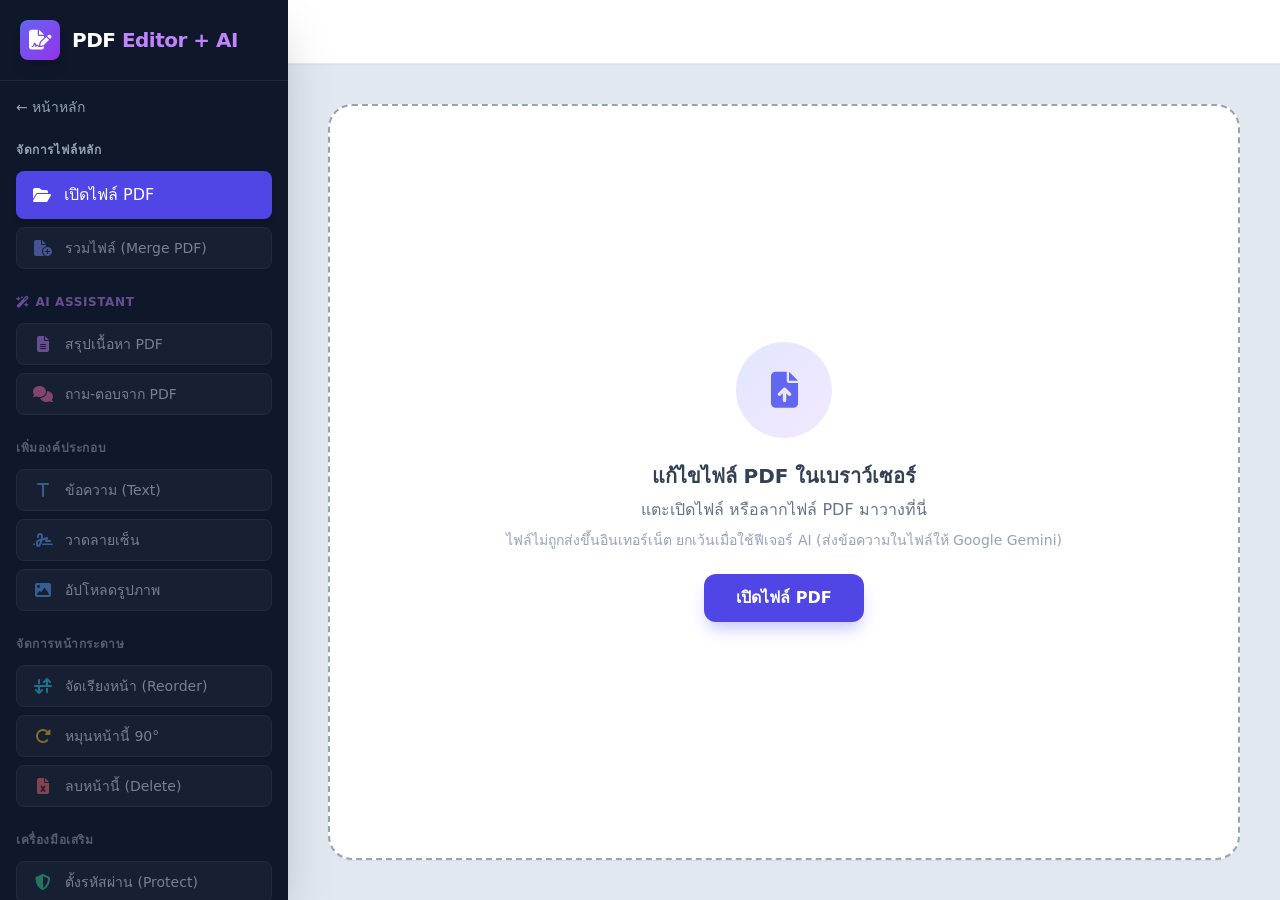
<file: pdfedit/index.html>
<!DOCTYPE html>
<html lang="th">
<head>
  <meta charset="UTF-8">
  <meta name="viewport" content="width=device-width, initial-scale=1.0">
  <meta name="mobile-web-app-capable" content="yes">
  <meta name="apple-mobile-web-app-capable" content="yes">
  <meta name="apple-mobile-web-app-status-bar-style" content="black-translucent">
  <!-- GitHub Pages ตั้ง header เองไม่ได้ จึงกำหนด CSP ที่นี่: โค้ด สไตล์ ฟอนต์ มาจากเว็บนี้เท่านั้น
       ทางออกเดียวคือ Gemini API (ฟีเจอร์ AI ซึ่งส่งเมื่อผู้ใช้ยืนยันเท่านั้น) — wasm-unsafe-eval ให้ PDF.js ถอดรหัสรูป JPX/JBIG2 -->
  <meta http-equiv="Content-Security-Policy" content="default-src 'none'; script-src 'self' 'wasm-unsafe-eval'; style-src 'self'; img-src 'self' data: blob:; font-src 'self'; connect-src 'self' https://generativelanguage.googleapis.com; worker-src 'self'; base-uri 'none'; form-action 'none'">
  <meta name="referrer" content="no-referrer">
  <meta name="description" content="แก้ไขไฟล์ PDF ในเบราว์เซอร์: เพิ่มข้อความ ลายเซ็น รูปภาพ จัดเรียง หมุน ลบ รวมหน้า ตั้งรหัสผ่าน แปลงเป็นรูป และสรุป/ถามตอบด้วย AI">
  <title>แก้ไข PDF + AI</title>
  <link rel="icon" href="favicon.svg" type="image/svg+xml">
  <link rel="stylesheet" href="vendor/fontawesome/css/fontawesome.min.css">
  <link rel="stylesheet" href="css/tailwind.css">
  <link rel="stylesheet" href="css/app.css">
  <script src="js/pdf-core.js" defer></script>
  <script src="js/dialog.js" defer></script>
  <script src="js/app.js" defer></script>
</head>
<body class="bg-gray-50 h-screen flex overflow-hidden text-gray-800">
  <div id="sidebar-backdrop" class="fixed inset-0 bg-black/50 z-30 hidden md:hidden"></div>
  <aside id="sidebar" class="fixed md:relative inset-y-0 left-0 transform -translate-x-full md:translate-x-0 w-72 bg-slate-900 text-white flex flex-col shadow-2xl z-40 transition-transform duration-300 ease-in-out" aria-label="เครื่องมือ">
    <div class="p-5 border-b border-slate-800 flex items-center justify-between gap-3">
      <div class="flex items-center gap-3 min-w-0">
        <div class="w-10 h-10 shrink-0 bg-gradient-to-br from-indigo-500 to-purple-600 rounded-lg flex items-center justify-center shadow-lg">
          <i class="fa-solid fa-file-signature text-xl" aria-hidden="true"></i>
        </div>
        <h1 class="text-xl font-bold tracking-tight">PDF <span class="text-purple-400">Editor + AI</span></h1>
      </div>
      <button type="button" id="btn-sidebar-close" class="md:hidden text-gray-400 hover:text-white p-2" aria-label="ปิดเมนู">
        <i class="fa-solid fa-xmark text-xl" aria-hidden="true"></i>
      </button>
    </div>
    <div class="flex-1 overflow-y-auto p-4 space-y-6">
      <a href="../index.html" class="block text-sm text-slate-400 hover:text-white" title="กลับหน้ารวมเครื่องมือ">← หน้าหลัก</a>
      <div>
        <h2 class="side-heading">จัดการไฟล์หลัก</h2>
        <div class="space-y-2">
          <button type="button" id="btn-open" class="w-full flex items-center gap-3 bg-indigo-600 hover:bg-indigo-500 text-white px-4 py-3 rounded-lg transition shadow-md">
            <i class="fa-solid fa-folder-open w-5 text-center" aria-hidden="true"></i>
            <span class="font-medium">เปิดไฟล์ PDF</span>
          </button>
          <fieldset id="tools-merge" class="tool-group" disabled>
            <button type="button" id="btn-merge" class="side-btn">
              <i class="fa-solid fa-file-circle-plus w-5 text-indigo-400 text-center" aria-hidden="true"></i>
              <span class="text-sm">รวมไฟล์ (Merge PDF)</span>
            </button>
          </fieldset>
          <!-- ไม่ใส่ accept ในหน้า: js/app.js ใส่ให้เฉพาะเบราว์เซอร์ที่ไม่ใช่ Firefox บน Android (accept ที่ไม่ใช่รูปทำให้แอปล่ม) -->
          <input type="file" id="file-input" class="hidden">
          <input type="file" id="merge-input" class="hidden">
        </div>
      </div>
      <fieldset id="tools-ai" class="tool-group" disabled>
        <h2 class="side-heading side-heading-ai"><i class="fa-solid fa-wand-magic-sparkles text-purple-400" aria-hidden="true"></i> AI Assistant</h2>
        <div class="space-y-2">
          <button type="button" id="btn-summarize" class="side-btn border-purple-500/30">
            <i class="fa-solid fa-file-lines w-5 text-purple-400 text-center" aria-hidden="true"></i>
            <span class="text-sm">สรุปเนื้อหา PDF</span>
          </button>
          <button type="button" id="btn-chat" class="side-btn border-pink-500/30">
            <i class="fa-solid fa-comments w-5 text-pink-400 text-center" aria-hidden="true"></i>
            <span class="text-sm">ถาม-ตอบจาก PDF</span>
          </button>
        </div>
      </fieldset>
      <fieldset id="tools-edit" class="tool-group" disabled>
        <h2 class="side-heading">เพิ่มองค์ประกอบ</h2>
        <div class="space-y-2">
          <button type="button" id="btn-add-text" class="side-btn">
            <i class="fa-solid fa-t w-5 text-blue-400 text-center" aria-hidden="true"></i>
            <span class="text-sm">ข้อความ (Text)</span>
          </button>
          <button type="button" id="btn-draw-signature" class="side-btn">
            <i class="fa-solid fa-signature w-5 text-blue-400 text-center" aria-hidden="true"></i>
            <span class="text-sm">วาดลายเซ็น</span>
          </button>
          <button type="button" id="btn-add-image" class="side-btn">
            <i class="fa-solid fa-image w-5 text-blue-400 text-center" aria-hidden="true"></i>
            <span class="text-sm">อัปโหลดรูปภาพ</span>
          </button>
          <input type="file" id="image-input" class="hidden" accept="image/*">
        </div>
      </fieldset>
      <fieldset id="tools-page" class="tool-group" disabled>
        <h2 class="side-heading">จัดการหน้ากระดาษ</h2>
        <div class="space-y-2">
          <button type="button" id="btn-reorder" class="side-btn">
            <i class="fa-solid fa-arrow-down-up-across-line w-5 text-cyan-400 text-center" aria-hidden="true"></i>
            <span class="text-sm">จัดเรียงหน้า (Reorder)</span>
          </button>
          <button type="button" id="btn-rotate" class="side-btn">
            <i class="fa-solid fa-rotate-right w-5 text-amber-400 text-center" aria-hidden="true"></i>
            <span class="text-sm">หมุนหน้านี้ 90°</span>
          </button>
          <button type="button" id="btn-delete-page" class="side-btn">
            <i class="fa-solid fa-file-excel w-5 text-red-400 text-center" aria-hidden="true"></i>
            <span class="text-sm">ลบหน้านี้ (Delete)</span>
          </button>
        </div>
      </fieldset>
      <fieldset id="tools-util" class="tool-group" disabled>
        <h2 class="side-heading">เครื่องมือเสริม</h2>
        <div class="space-y-2">
          <button type="button" id="btn-password" class="side-btn">
            <i class="fa-solid fa-shield-halved w-5 text-emerald-400 text-center" aria-hidden="true"></i>
            <span class="text-sm" id="password-label">ตั้งรหัสผ่าน (Protect)</span>
          </button>
          <button type="button" id="btn-flatten" class="side-btn">
            <i class="fa-solid fa-layer-group w-5 text-purple-400 text-center" aria-hidden="true"></i>
            <span class="text-sm">รวมเลเยอร์เป็นรูป (Flatten)</span>
          </button>
          <button type="button" id="btn-images" class="side-btn">
            <i class="fa-solid fa-file-zipper w-5 text-yellow-400 text-center" aria-hidden="true"></i>
            <span class="text-sm">แปลงเป็นรูปภาพ (ZIP)</span>
          </button>
        </div>
      </fieldset>
      <div class="pt-2 border-t border-slate-800">
        <button type="button" id="btn-settings" class="side-btn border-slate-600">
          <i class="fa-solid fa-gear w-5 text-slate-400 text-center" aria-hidden="true"></i>
          <span class="text-sm">ตั้งค่า (API Key &amp; ธีม)</span>
        </button>
      </div>
    </div>
  </aside>

  <dialog id="settings-dialog" class="settings-box" aria-labelledby="settings-title">
    <div class="p-7">
      <div class="flex items-center justify-between mb-6">
        <h2 id="settings-title" class="text-lg font-bold flex items-center gap-2"><i class="fa-solid fa-gear text-indigo-400" aria-hidden="true"></i> ตั้งค่า</h2>
        <button type="button" id="btn-settings-close" class="text-slate-400 hover:text-white text-2xl leading-none px-2" aria-label="ปิด">&times;</button>
      </div>
      <div class="mb-5">
        <label for="settings-apikey" class="settings-label"><i class="fa-solid fa-key mr-1" aria-hidden="true"></i> Gemini API Key</label>
        <div class="flex gap-2">
          <input type="password" id="settings-apikey" class="settings-input" placeholder="AIzaSy..." autocomplete="off" autocorrect="off" autocapitalize="off" spellcheck="false" maxlength="200">
          <button type="button" id="btn-toggle-key" class="px-3 py-2 bg-slate-700 rounded-lg text-slate-300 hover:bg-slate-600 transition text-sm" aria-label="แสดง/ซ่อน API Key">
            <i id="eye-icon" class="fa-solid fa-eye" aria-hidden="true"></i>
          </button>
        </div>
        <p class="text-xs text-slate-400 mt-2">ใช้กับฟีเจอร์ AI (สรุป PDF / ถาม-ตอบ) &mdash;
          <a href="https://aistudio.google.com/app/apikey" target="_blank" rel="noopener noreferrer" class="text-indigo-300 hover:underline">รับ API Key ฟรี</a></p>
        <p class="text-xs text-slate-400 mt-1">ระบบจำ API Key ไว้เฉพาะหน้านี้จนกว่าจะปิดหรือรีเฟรช ไม่บันทึกลงเครื่อง
          (เว็บทุกหน้าใต้ envburiramclub.github.io อ่านข้อมูลที่บันทึกในเบราว์เซอร์ร่วมกันได้)</p>
      </div>
      <div class="mb-6">
        <span class="settings-label"><i class="fa-solid fa-palette mr-1" aria-hidden="true"></i> โทนสีหลัก</span>
        <div class="flex gap-3 flex-wrap mt-2" id="color-swatches">
          <button type="button" class="color-swatch" data-color="#4f46e5" title="Indigo" aria-label="Indigo"></button>
          <button type="button" class="color-swatch" data-color="#0ea5e9" title="Sky Blue" aria-label="Sky Blue"></button>
          <button type="button" class="color-swatch" data-color="#10b981" title="Emerald" aria-label="Emerald"></button>
          <button type="button" class="color-swatch" data-color="#f59e0b" title="Amber" aria-label="Amber"></button>
          <button type="button" class="color-swatch" data-color="#ef4444" title="Red" aria-label="Red"></button>
          <button type="button" class="color-swatch" data-color="#ec4899" title="Pink" aria-label="Pink"></button>
          <button type="button" class="color-swatch" data-color="#8b5cf6" title="Violet" aria-label="Violet"></button>
          <button type="button" class="color-swatch" data-color="#06b6d4" title="Cyan" aria-label="Cyan"></button>
        </div>
        <div class="flex items-center gap-2 mt-3">
          <label for="custom-color" class="settings-label mb-0">กำหนดเอง:</label>
          <input type="color" id="custom-color" class="w-10 h-10 rounded cursor-pointer border-0 bg-transparent" value="#4f46e5">
        </div>
      </div>
      <button type="button" id="btn-settings-save" class="btn-theme w-full py-3 rounded-xl font-semibold text-white transition shadow-lg">
        <i class="fa-solid fa-floppy-disk mr-2" aria-hidden="true"></i>บันทึกการตั้งค่า
      </button>
    </div>
  </dialog>

  <main class="flex-1 flex flex-col relative h-full bg-slate-50 w-full min-w-0">
    <header class="h-16 bg-white border-b border-gray-200 shadow-sm flex items-center justify-between px-3 md:px-6 z-10 shrink-0 gap-2">
      <button type="button" id="btn-sidebar-open" class="md:hidden p-2 rounded-md text-gray-600 hover:bg-gray-100" aria-label="เปิดเมนู">
        <i class="fa-solid fa-bars text-xl" aria-hidden="true"></i>
      </button>
      <fieldset id="pagination" class="tool-group invisible flex items-center gap-1 md:gap-3 flex-1 justify-center md:justify-start" disabled>
        <button type="button" id="btn-prev" class="w-8 h-8 flex items-center justify-center rounded-full hover:bg-gray-100 text-gray-600 transition" aria-label="หน้าก่อนหน้า">
          <i class="fa-solid fa-chevron-left" aria-hidden="true"></i>
        </button>
        <label class="text-xs md:text-sm font-medium text-gray-600 flex items-center">
          หน้า <input type="number" id="page-input" class="w-12 md:w-14 text-center border border-gray-300 rounded mx-1 md:mx-2 py-1 focus:outline-none focus:border-indigo-500" value="1" min="1" inputmode="numeric">
          / <span id="page-total" class="ml-1">1</span>
        </label>
        <button type="button" id="btn-next" class="w-8 h-8 flex items-center justify-center rounded-full hover:bg-gray-100 text-gray-600 transition" aria-label="หน้าถัดไป">
          <i class="fa-solid fa-chevron-right" aria-hidden="true"></i>
        </button>
      </fieldset>
      <fieldset id="actions" class="tool-group invisible flex items-center gap-2" disabled>
        <button type="button" id="btn-clear-page" class="p-2 md:px-4 md:py-2 text-sm font-medium text-red-600 bg-red-50 hover:bg-red-100 rounded-lg transition flex items-center" title="ลบองค์ประกอบที่เพิ่มในหน้านี้">
          <i class="fa-solid fa-eraser md:mr-2" aria-hidden="true"></i>
          <span class="hidden md:inline">ล้างหน้า</span>
        </button>
        <button type="button" id="btn-export" class="btn-theme p-2 md:px-6 md:py-2 text-sm font-bold text-white rounded-lg transition shadow-lg flex items-center" title="ดาวน์โหลดไฟล์ PDF ที่แก้ไขแล้ว">
          <i class="fa-solid fa-download md:mr-2" aria-hidden="true"></i>
          <span class="hidden md:inline">ส่งออก PDF</span>
        </button>
      </fieldset>
    </header>
    <div id="workspace" class="flex-1 overflow-auto bg-slate-200 relative p-4 md:p-8 flex justify-center items-start">
      <div id="empty-state" class="absolute inset-4 md:inset-10 border-2 border-dashed border-gray-400 rounded-3xl bg-white flex flex-col items-center justify-center text-gray-400 transition-all text-center p-6 shadow-sm">
        <div class="w-20 h-20 md:w-24 md:h-24 mb-4 md:mb-6 bg-gradient-to-br from-indigo-100 to-purple-100 rounded-full flex items-center justify-center text-indigo-500">
          <i class="fa-solid fa-file-arrow-up text-3xl md:text-4xl" aria-hidden="true"></i>
        </div>
        <h2 class="text-lg md:text-xl font-bold text-slate-700 mb-2">แก้ไขไฟล์ PDF ในเบราว์เซอร์</h2>
        <p class="mb-2 text-sm md:text-base text-slate-500">แตะเปิดไฟล์ หรือลากไฟล์ PDF มาวางที่นี่</p>
        <p class="mb-6 text-xs md:text-sm text-slate-400">ไฟล์ไม่ถูกส่งขึ้นอินเทอร์เน็ต ยกเว้นเมื่อใช้ฟีเจอร์ AI (ส่งข้อความในไฟล์ให้ Google Gemini)</p>
        <button type="button" id="btn-open-empty" class="btn-theme text-white px-8 py-3 rounded-xl font-semibold transition shadow-lg">
          เปิดไฟล์ PDF
        </button>
      </div>
      <div id="page-wrapper" class="relative hidden shadow-2xl mb-12 bg-white ring-1 ring-gray-900/5">
        <canvas id="pdf-canvas" class="block"></canvas>
        <div id="pdf-overlay" class="absolute inset-0 overflow-hidden"></div>
      </div>
    </div>
  </main>
  <div id="toasts" class="toasts" aria-live="polite"></div>
</body>
</html>
</file>
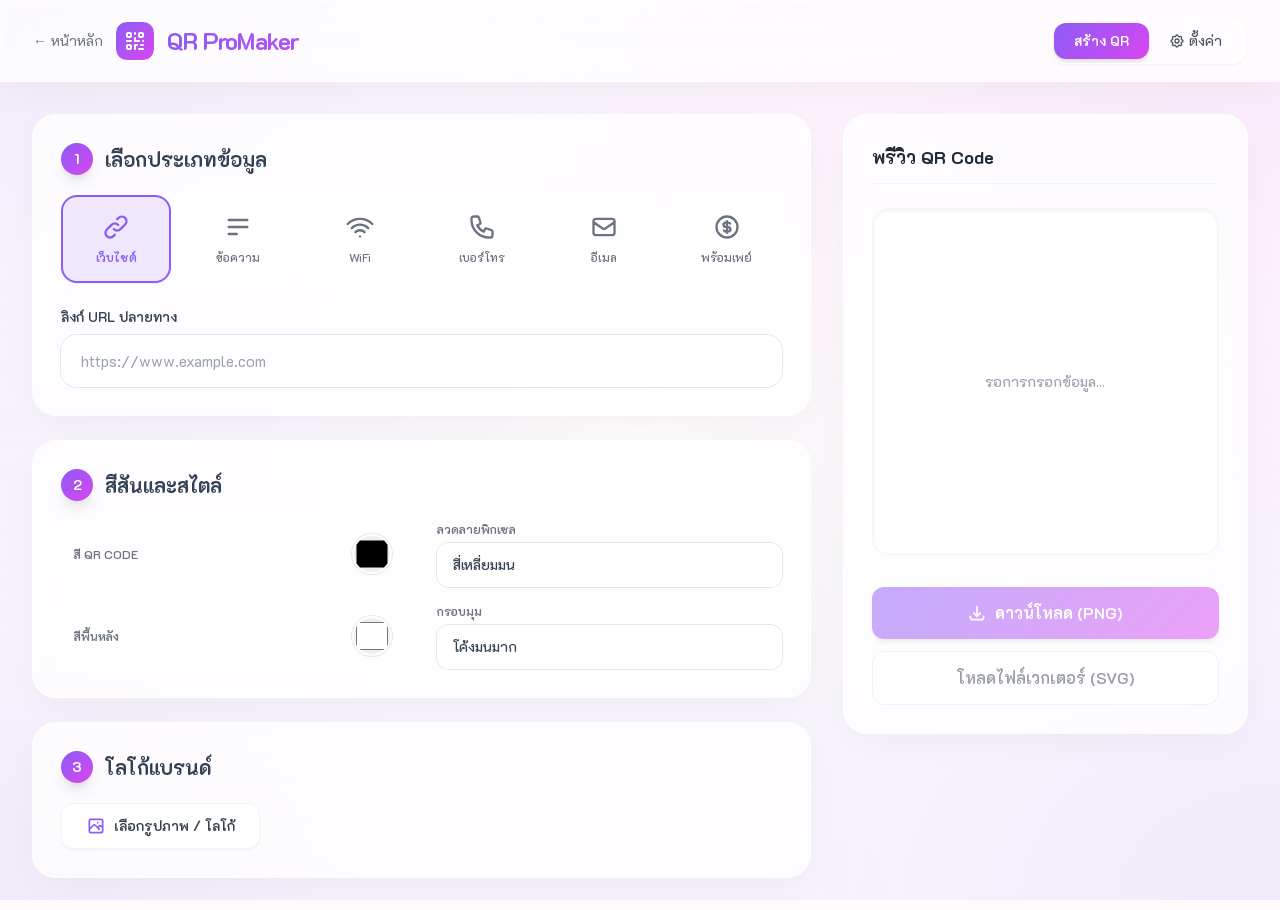
<file: qrcode-generator/index.html>
<!DOCTYPE html>
<html lang="th">
  <head>
    <meta charset="UTF-8">
    <meta name="viewport" content="width=device-width, initial-scale=1.0">
    <meta name="apple-mobile-web-app-capable" content="yes">
    <meta name="apple-mobile-web-app-status-bar-style" content="black-translucent">
    <meta name="mobile-web-app-capable" content="yes">
    <link rel="icon" href="[data-uri]" type="image/x-icon">
    <title>สร้าง QR Code</title>
    <!-- GitHub Pages ตั้ง header เองไม่ได้ จึงกำหนด CSP ที่นี่: โหลดได้เฉพาะไฟล์ในเว็บนี้ ไม่มีสคริปต์/สไตล์แทรกในหน้า
         data:/blob: สำหรับโลโก้ที่ผู้ใช้เลือกและการแปลง QR เป็น PNG (connect-src data: ใช้อ่านโลโก้ใส่ไฟล์ SVG) -->
    <meta http-equiv="Content-Security-Policy" content="default-src 'none'; script-src 'self'; style-src 'self'; img-src 'self' data: blob:; font-src 'self'; connect-src data:; base-uri 'none'; form-action 'none'">
    <meta name="referrer" content="no-referrer">
    <meta name="description" content="สร้าง QR Code สำหรับเว็บไซต์ ข้อความ WiFi เบอร์โทร อีเมล และพร้อมเพย์ ปรับสีและใส่โลโก้ได้ ทำงานในเบราว์เซอร์ทั้งหมด">
    <!-- ไลบรารีและฟอนต์ทั้งหมดอยู่ในโฟลเดอร์นี้ (vendor/) ไม่เรียก CDN ภายนอก -->
    <link href="css/fonts.css" rel="stylesheet">
    <link href="css/tailwind.css" rel="stylesheet">
    <link href="css/app.css" rel="stylesheet">
    <script src="vendor/qr-code-styling/qr-code-styling.js" defer></script>
    <script src="js/payload.js" defer></script>
    <script src="js/app.js" defer></script>
  </head>
  <body class="antialiased min-h-screen flex flex-col">
    <nav class="glass-card sticky top-0 z-30 border-b border-white/40">
        <div class="max-w-7xl mx-auto px-4 sm:px-6 lg:px-8">
            <div class="flex flex-col sm:flex-row justify-between h-auto sm:h-20 py-3 sm:py-0 items-center gap-3">
                <div class="flex items-center gap-3">
                    <a href="../index.html" class="text-sm text-gray-500 hover:text-gray-800 whitespace-nowrap" title="กลับหน้ารวมเครื่องมือ">← หน้าหลัก</a>
                    <div class="w-8 h-8 sm:w-10 sm:h-10 rounded-xl theme-gradient flex items-center justify-center border border-white text-white">
                        <svg class="w-5 h-5 sm:w-6 sm:h-6" fill="none" stroke="currentColor" viewBox="0 0 24 24"><path stroke-linecap="round" stroke-linejoin="round" stroke-width="2" d="M12 4v1m6 11h2m-6 0h-2v4m0-11v3m0 0h.01M12 12h4.01M16 20h4M4 12h4m12 0h.01M5 8h2a1 1 0 001-1V5a1 1 0 00-1-1H5a1 1 0 00-1 1v2a1 1 0 001 1zm12 0h2a1 1 0 001-1V5a1 1 0 00-1-1h-2a1 1 0 00-1 1v2a1 1 0 001 1zM5 20h2a1 1 0 001-1v-2a1 1 0 00-1-1H5a1 1 0 00-1 1v2a1 1 0 001 1z"></path></svg>
                    </div>
                    <span class="font-bold text-xl sm:text-2xl tracking-tight theme-text">QR ProMaker</span>
                </div>
                <div class="flex bg-white/50 p-1 rounded-xl sm:rounded-2xl border border-white shadow-sm text-xs sm:text-sm overflow-x-auto w-full sm:w-auto justify-center">
                    <button data-tab="create" id="nav-create" class="nav-btn px-3 sm:px-5 py-1.5 sm:py-2 font-semibold text-white theme-gradient rounded-lg sm:rounded-xl shadow-md transition-all whitespace-nowrap">สร้าง QR</button>
                    <button data-tab="settings" id="nav-settings" class="nav-btn px-3 sm:px-5 py-1.5 sm:py-2 font-medium text-gray-600 hover:text-gray-900 rounded-lg sm:rounded-xl transition-all flex items-center gap-1 whitespace-nowrap">
                        <svg class="w-4 h-4 hidden sm:block" fill="none" stroke="currentColor" viewBox="0 0 24 24"><path stroke-linecap="round" stroke-linejoin="round" stroke-width="2" d="M10.325 4.317c.426-1.756 2.924-1.756 3.35 0a1.724 1.724 0 002.573 1.066c1.543-.94 3.31.826 2.37 2.37a1.724 1.724 0 001.065 2.572c1.756.426 1.756 2.924 0 3.35a1.724 1.724 0 00-1.066 2.573c.94 1.543-.826 3.31-2.37 2.37a1.724 1.724 0 00-2.572 1.065c-.426 1.756-2.924 1.756-3.35 0a1.724 1.724 0 00-2.573-1.066c-1.543.94-3.31-.826-2.37-2.37a1.724 1.724 0 00-1.065-2.572c-1.756-.426-1.756-2.924 0-3.35a1.724 1.724 0 001.066-2.573c-.94-1.543.826-3.31 2.37-2.37.996.608 2.296.07 2.572-1.065z"></path><path stroke-linecap="round" stroke-linejoin="round" stroke-width="2" d="M15 12a3 3 0 11-6 0 3 3 0 016 0z"></path></svg>
                        ตั้งค่า
                    </button>
                </div>
            </div>
        </div>
    </nav>
    <div class="max-w-7xl mx-auto p-4 sm:p-6 lg:p-8 flex-1 w-full relative z-10">
        <div id="section-create" class="tab-content flex-col lg:flex-row gap-8 active">
            <div class="flex-1 lg:w-2/3 flex flex-col gap-6">
                <div class="glass-card rounded-3xl p-5 sm:p-7 relative overflow-hidden">
                    <h2 class="text-lg sm:text-xl font-bold mb-5 flex items-center gap-3 relative z-10">
                        <span class="theme-gradient text-white rounded-full w-7 h-7 sm:w-8 sm:h-8 flex items-center justify-center text-sm shadow-lg">1</span>
                        เลือกประเภทข้อมูล
                    </h2>
                    <div class="grid grid-cols-3 sm:grid-cols-6 gap-2 sm:gap-3 mb-6 relative z-10">
                        <button data-type="url" id="type-url" class="type-btn active flex flex-col items-center justify-center p-3 sm:p-4 rounded-xl sm:rounded-2xl border-2 theme-border theme-bg-soft theme-text-solid shadow-sm transition-all">
                            <svg class="w-6 h-6 sm:w-7 sm:h-7 mb-1 sm:mb-2" fill="none" stroke="currentColor" viewBox="0 0 24 24"><path stroke-linecap="round" stroke-linejoin="round" stroke-width="2" d="M13.828 10.172a4 4 0 00-5.656 0l-4 4a4 4 0 105.656 5.656l1.102-1.101m-.758-4.899a4 4 0 005.656 0l4-4a4 4 0 00-5.656-5.656l-1.1 1.1"></path></svg>
                            <span class="text-[10px] sm:text-xs font-semibold">เว็บไซต์</span>
                        </button>
                        <button data-type="text" id="type-text" class="type-btn flex flex-col items-center justify-center p-3 sm:p-4 rounded-xl sm:rounded-2xl border-2 border-transparent bg-white/60 text-gray-500 hover:bg-white transition-all">
                            <svg class="w-6 h-6 sm:w-7 sm:h-7 mb-1 sm:mb-2" fill="none" stroke="currentColor" viewBox="0 0 24 24"><path stroke-linecap="round" stroke-linejoin="round" stroke-width="2" d="M4 6h16M4 12h16M4 18h7"></path></svg>
                            <span class="text-[10px] sm:text-xs font-medium">ข้อความ</span>
                        </button>
                        <button data-type="wifi" id="type-wifi" class="type-btn flex flex-col items-center justify-center p-3 sm:p-4 rounded-xl sm:rounded-2xl border-2 border-transparent bg-white/60 text-gray-500 hover:bg-white transition-all">
                            <svg class="w-6 h-6 sm:w-7 sm:h-7 mb-1 sm:mb-2" fill="none" stroke="currentColor" viewBox="0 0 24 24"><path stroke-linecap="round" stroke-linejoin="round" stroke-width="2" d="M8.111 16.404a5.5 5.5 0 017.778 0M12 20h.01m-7.08-7.071c3.904-3.905 10.236-3.905 14.141 0M1.394 9.393c5.857-5.857 15.355-5.857 21.213 0"></path></svg>
                            <span class="text-[10px] sm:text-xs font-medium">WiFi</span>
                        </button>
                        <button data-type="phone" id="type-phone" class="type-btn flex flex-col items-center justify-center p-3 sm:p-4 rounded-xl sm:rounded-2xl border-2 border-transparent bg-white/60 text-gray-500 hover:bg-white transition-all">
                            <svg class="w-6 h-6 sm:w-7 sm:h-7 mb-1 sm:mb-2" fill="none" stroke="currentColor" viewBox="0 0 24 24"><path stroke-linecap="round" stroke-linejoin="round" stroke-width="2" d="M3 5a2 2 0 012-2h3.28a1 1 0 01.948.684l1.498 4.493a1 1 0 01-.502 1.21l-2.257 1.13a11.042 11.042 0 005.516 5.516l1.13-2.257a1 1 0 011.21-.502l4.493 1.498a1 1 0 01.684.949V19a2 2 0 01-2 2h-1C9.716 21 3 14.284 3 6V5z"></path></svg>
                            <span class="text-[10px] sm:text-xs font-medium">เบอร์โทร</span>
                        </button>
                        <button data-type="email" id="type-email" class="type-btn flex flex-col items-center justify-center p-3 sm:p-4 rounded-xl sm:rounded-2xl border-2 border-transparent bg-white/60 text-gray-500 hover:bg-white transition-all">
                            <svg class="w-6 h-6 sm:w-7 sm:h-7 mb-1 sm:mb-2" fill="none" stroke="currentColor" viewBox="0 0 24 24"><path stroke-linecap="round" stroke-linejoin="round" stroke-width="2" d="M3 8l7.89 5.26a2 2 0 002.22 0L21 8M5 19h14a2 2 0 002-2V7a2 2 0 00-2-2H5a2 2 0 00-2 2v10a2 2 0 002 2z"></path></svg>
                            <span class="text-[10px] sm:text-xs font-medium">อีเมล</span>
                        </button>
                        <button data-type="promptpay" id="type-promptpay" class="type-btn flex flex-col items-center justify-center p-3 sm:p-4 rounded-xl sm:rounded-2xl border-2 border-transparent bg-white/60 text-gray-500 hover:bg-white transition-all">
                            <svg class="w-6 h-6 sm:w-7 sm:h-7 mb-1 sm:mb-2" fill="none" stroke="currentColor" viewBox="0 0 24 24"><path stroke-linecap="round" stroke-linejoin="round" stroke-width="2" d="M12 8c-1.657 0-3 .895-3 2s1.343 2 3 2 3 .895 3 2-1.343 2-3 2m0-8c1.11 0 2.08.402 2.599 1M12 8V7m0 1v8m0 0v1m0-1c-1.11 0-2.08-.402-2.599-1M21 12a9 9 0 11-18 0 9 9 0 0118 0z"></path></svg>
                            <span class="text-[10px] sm:text-xs font-medium">พร้อมเพย์</span>
                        </button>
                    </div>
                    <div id="input-container" class="space-y-4 relative z-10">
                        <div id="input-url" class="input-group block animate-[fadeIn_0.3s_ease-out]">
                            <label class="block text-sm font-semibold text-gray-700 mb-2">ลิงก์ URL ปลายทาง</label>
                            <input type="url" id="data-url" placeholder="https://www.example.com" class="w-full px-4 sm:px-5 py-3 sm:py-3.5 rounded-xl sm:rounded-2xl border-0 ring-1 ring-gray-200 focus:ring-2 outline-none transition-all text-gray-800 text-sm sm:text-base">
                        </div>
                        <div id="input-text" class="input-group hidden">
                            <label class="block text-sm font-semibold text-gray-700 mb-2">ข้อความ (รองรับภาษาไทย)</label>
                            <textarea id="data-text" rows="3" placeholder="พิมพ์ข้อความที่ต้องการ..." class="w-full px-4 sm:px-5 py-3 sm:py-3.5 rounded-xl sm:rounded-2xl border-0 ring-1 ring-gray-200 focus:ring-2 outline-none transition-all text-gray-800 resize-none text-sm sm:text-base"></textarea>
                        </div>
                        <div id="input-wifi" class="input-group hidden space-y-4">
                            <div>
                                <label class="block text-sm font-semibold text-gray-700 mb-2">ชื่อ WiFi (SSID)</label>
                                <input type="text" id="wifi-ssid" placeholder="ชื่อ WiFi" class="w-full px-4 sm:px-5 py-3 rounded-xl border-0 ring-1 ring-gray-200 outline-none text-sm sm:text-base">
                            </div>
                            <div>
                                <label class="block text-sm font-semibold text-gray-700 mb-2">รหัสผ่าน</label>
                                <input type="text" id="wifi-pass" placeholder="รหัสผ่าน" class="w-full px-4 sm:px-5 py-3 rounded-xl border-0 ring-1 ring-gray-200 outline-none text-sm sm:text-base">
                            </div>
                            <div>
                                <label class="block text-sm font-semibold text-gray-700 mb-2">ความปลอดภัย</label>
                                <select id="wifi-type" class="w-full px-4 sm:px-5 py-3 rounded-xl border-0 ring-1 ring-gray-200 outline-none appearance-none font-medium text-sm sm:text-base">
                                    <option value="WPA">WPA/WPA2/WPA3</option>
                                    <option value="WEP">WEP</option>
                                    <option value="nopass">ไม่มีรหัสผ่าน</option>
                                </select>
                            </div>
                        </div>
                        <div id="input-phone" class="input-group hidden">
                            <label class="block text-sm font-semibold text-gray-700 mb-2">เบอร์โทรศัพท์ติดต่อ</label>
                            <input type="tel" id="data-phone" placeholder="081-xxx-xxxx" class="w-full px-4 sm:px-5 py-3 sm:py-3.5 rounded-xl sm:rounded-2xl border-0 ring-1 ring-gray-200 focus:ring-2 outline-none transition-all text-gray-800 text-sm sm:text-base">
                        </div>
                        <div id="input-email" class="input-group hidden space-y-4">
                            <div>
                                <label class="block text-sm font-semibold text-gray-700 mb-2">อีเมลผู้รับ</label>
                                <input type="email" id="email-to" placeholder="hello@company.com" class="w-full px-4 sm:px-5 py-3 rounded-xl border-0 ring-1 ring-gray-200 outline-none text-sm sm:text-base">
                            </div>
                            <div>
                                <label class="block text-sm font-semibold text-gray-700 mb-2">หัวข้อ (Subject)</label>
                                <input type="text" id="email-sub" placeholder="ติดต่องาน / สอบถามข้อมูล" class="w-full px-4 sm:px-5 py-3 rounded-xl border-0 ring-1 ring-gray-200 outline-none text-sm sm:text-base">
                            </div>
                        </div>
                        <div id="input-promptpay" class="input-group hidden space-y-4">
                            <div>
                                <label class="block text-sm font-semibold text-gray-700 mb-2">เบอร์โทร หรือ เลขบัตรประชาชน</label>
                                <input type="text" id="promptpay-id" placeholder="0812345678 หรือ 1-2345-xxxxx-xx-x" class="w-full px-4 sm:px-5 py-3 rounded-xl border-0 ring-1 ring-gray-200 outline-none text-sm sm:text-base">
                            </div>
                            <div>
                                <label class="block text-sm font-semibold text-gray-700 mb-2">จำนวนเงิน (บาท)</label>
                                <input type="number" id="promptpay-amount" placeholder="0.00" step="0.01" min="0" class="w-full px-4 sm:px-5 py-3 rounded-xl border-0 ring-1 ring-gray-200 outline-none text-sm sm:text-base">
                            </div>
                        </div>
                    </div>
                    <p id="input-error" class="hidden mt-4 text-sm font-medium text-red-600 relative z-10" role="alert"></p>
                </div>
                <div class="glass-card rounded-3xl p-5 sm:p-7">
                    <h2 class="text-lg sm:text-xl font-bold mb-5 flex items-center gap-3">
                        <span class="theme-gradient text-white rounded-full w-7 h-7 sm:w-8 sm:h-8 flex items-center justify-center text-sm shadow-lg">2</span>
                        สีสันและสไตล์
                    </h2>
                    <div class="grid grid-cols-1 sm:grid-cols-2 gap-6 sm:gap-8">
                        <div class="space-y-4">
                            <div class="flex items-center justify-between p-3 rounded-xl bg-white/50 border border-white">
                                <label class="text-xs font-semibold text-gray-500 uppercase">สี QR Code</label>
                                <input type="color" id="qrColorDark" value="#000000" class="w-10 h-10 rounded-full cursor-pointer shadow-sm border-2 border-white ring-1 ring-gray-200">
                            </div>
                            <div class="flex items-center justify-between p-3 rounded-xl bg-white/50 border border-white">
                                <label class="text-xs font-semibold text-gray-500 uppercase">สีพื้นหลัง</label>
                                <input type="color" id="qrColorLight" value="#ffffff" class="w-10 h-10 rounded-full cursor-pointer shadow-sm border-2 border-white ring-1 ring-gray-200">
                            </div>
                        </div>
                        <div class="space-y-4">
                            <div>
                                <label class="block text-xs font-semibold text-gray-500 mb-1.5 uppercase">ลวดลายพิกเซล</label>
                                <select id="dotsType" class="w-full text-sm px-4 py-3 rounded-xl border-0 ring-1 ring-gray-200 bg-white/80 focus:ring-2 outline-none appearance-none font-medium">
                                    <option value="rounded">สี่เหลี่ยมมน</option>
                                    <option value="dots">จุดกลม</option>
                                    <option value="extra-rounded">โค้งมนมากพิเศษ</option>
                                    <option value="square">สี่เหลี่ยม (มาตรฐาน)</option>
                                </select>
                            </div>
                            <div>
                                <label class="block text-xs font-semibold text-gray-500 mb-1.5 uppercase">กรอบมุม</label>
                                <select id="cornersType" class="w-full text-sm px-4 py-3 rounded-xl border-0 ring-1 ring-gray-200 bg-white/80 focus:ring-2 outline-none appearance-none font-medium">
                                    <option value="extra-rounded">โค้งมนมาก</option>
                                    <option value="dot">ทรงกลม</option>
                                    <option value="square">เหลี่ยม</option>
                                </select>
                            </div>
                        </div>
                    </div>
                </div>
                <div class="glass-card rounded-3xl p-5 sm:p-7">
                    <h2 class="text-lg sm:text-xl font-bold mb-5 flex items-center gap-3">
                        <span class="theme-gradient text-white rounded-full w-7 h-7 sm:w-8 sm:h-8 flex items-center justify-center text-sm shadow-lg">3</span>
                        โลโก้แบรนด์
                    </h2>
                    <div class="flex flex-col sm:flex-row items-start sm:items-center gap-4">
                        <label for="logoInput" class="cursor-pointer bg-white text-gray-700 px-6 py-3 rounded-xl font-semibold shadow-sm hover:shadow transition-all text-sm flex items-center gap-2 border border-gray-100 w-full sm:w-auto justify-center">
                            <svg class="w-5 h-5 theme-text-solid" fill="none" stroke="currentColor" viewBox="0 0 24 24"><path stroke-linecap="round" stroke-linejoin="round" stroke-width="2" d="M4 16l4.586-4.586a2 2 0 012.828 0L16 16m-2-2l1.586-1.586a2 2 0 012.828 0L20 14m-6-6h.01M6 20h12a2 2 0 002-2V6a2 2 0 00-2-2H6a2 2 0 00-2 2v12a2 2 0 002 2z"></path></svg>
                            เลือกรูปภาพ / โลโก้
                        </label>
                        <input type="file" id="logoInput" accept="image/*">
                        <button id="removeLogoBtn" class="hidden px-4 py-3 sm:py-2 text-sm font-medium text-red-500 hover:bg-red-50 rounded-lg transition-all w-full sm:w-auto border border-red-100 sm:border-0">ลบออก</button>
                    </div>
                    <div id="logo-size-container" class="hidden w-full mt-5 bg-white/50 p-4 rounded-xl border border-white">
                        <label class="flex justify-between text-sm font-semibold text-gray-700 mb-2">
                            <span>ปรับขนาดโลโก้</span>
                            <span id="logo-size-label" class="theme-text-solid font-bold">40%</span>
                        </label>
                        <input type="range" id="logoSize" min="0.1" max="0.6" step="0.05" value="0.4" class="w-full cursor-pointer">
                    </div>
                </div>
            </div>
            <div class="lg:w-1/3">
                <div class="sticky top-24 sm:top-28 glass-card rounded-3xl p-5 sm:p-7 flex flex-col items-center shadow-xl border-white">
                    <div class="w-full border-b border-gray-100 pb-3 mb-6">
                        <h2 class="text-lg font-bold text-gray-800">พรีวิว QR Code</h2>
                    </div>
                    <div id="canvas-container" class="bg-white p-4 sm:p-6 rounded-2xl shadow-inner border border-gray-100 mb-6 sm:mb-8 min-h-[220px] sm:min-h-[280px] w-full aspect-square relative flex items-center justify-center transition-all hover:scale-[1.02] duration-300">
                        <div id="qr-empty-state" class="absolute inset-0 flex flex-col items-center justify-center text-gray-400">
                            <span class="text-sm font-medium">รอการกรอกข้อมูล...</span>
                        </div>
                        <div id="qr-code-wrapper" class="relative z-10 w-full h-full flex justify-center items-center"></div>
                    </div>
                    <div class="w-full space-y-3">
                        <button data-download="png" id="btn-png" disabled class="disabled:opacity-50 disabled:cursor-not-allowed w-full btn-magic text-white font-bold py-3 sm:py-3.5 rounded-xl shadow-md flex justify-center items-center gap-2 text-sm sm:text-base">
                            <svg class="w-5 h-5" fill="none" stroke="currentColor" viewBox="0 0 24 24"><path stroke-linecap="round" stroke-linejoin="round" stroke-width="2" d="M4 16v1a3 3 0 003 3h10a3 3 0 003-3v-1m-4-4l-4 4m0 0l-4-4m4 4V4"></path></svg>
                            ดาวน์โหลด (PNG)
                        </button>
                        <button data-download="svg" id="btn-svg" disabled class="disabled:opacity-50 disabled:cursor-not-allowed w-full bg-white text-gray-700 font-semibold py-3 sm:py-3.5 rounded-xl border border-gray-200 hover:bg-gray-50 flex justify-center items-center gap-2 text-sm sm:text-base">โหลดไฟล์เวกเตอร์ (SVG)</button>
                    </div>
                </div>
            </div>
        </div>
        <div id="section-settings" class="tab-content glass-card rounded-3xl p-5 sm:p-10">
            <h2 class="text-xl sm:text-2xl font-bold theme-text mb-6">ตั้งค่าแอปพลิเคชัน</h2>
            <div class="grid grid-cols-1 lg:grid-cols-2 gap-6 sm:gap-8">
                <div class="bg-white/60 p-5 sm:p-6 rounded-2xl border border-white shadow-sm">
                    <h3 class="font-bold text-gray-800 flex items-center gap-2 mb-4 text-sm sm:text-base">ธีมของแบรนด์ (Custom Theme)</h3>
                    <div class="flex gap-4 sm:gap-6">
                        <div class="flex flex-col items-center">
                            <span class="text-xs text-gray-500 mb-1">สีหลัก</span>
                            <input type="color" id="setting-color1" class="w-12 h-10 sm:w-16 sm:h-12 rounded cursor-pointer border-0">
                        </div>
                        <div class="flex flex-col items-center">
                            <span class="text-xs text-gray-500 mb-1">สีรอง</span>
                            <input type="color" id="setting-color2" class="w-12 h-10 sm:w-16 sm:h-12 rounded cursor-pointer border-0">
                        </div>
                    </div>
                </div>
                <div class="bg-white/60 p-5 sm:p-6 rounded-2xl border border-white shadow-sm lg:col-span-2">
                    <div class="flex flex-col sm:flex-row gap-3 mt-5">
                        <button id="btn-save-settings" class="flex-1 btn-magic text-white font-bold py-3 rounded-xl transition-all shadow-sm text-sm flex justify-center items-center gap-2">
                            💾 บันทึกตั้งค่า
                        </button>
                    </div>
                </div>
            </div>
        </div>
    </div>

    <div id="toasts" class="toasts" aria-live="polite"></div>
  </body>
</html>
</file>
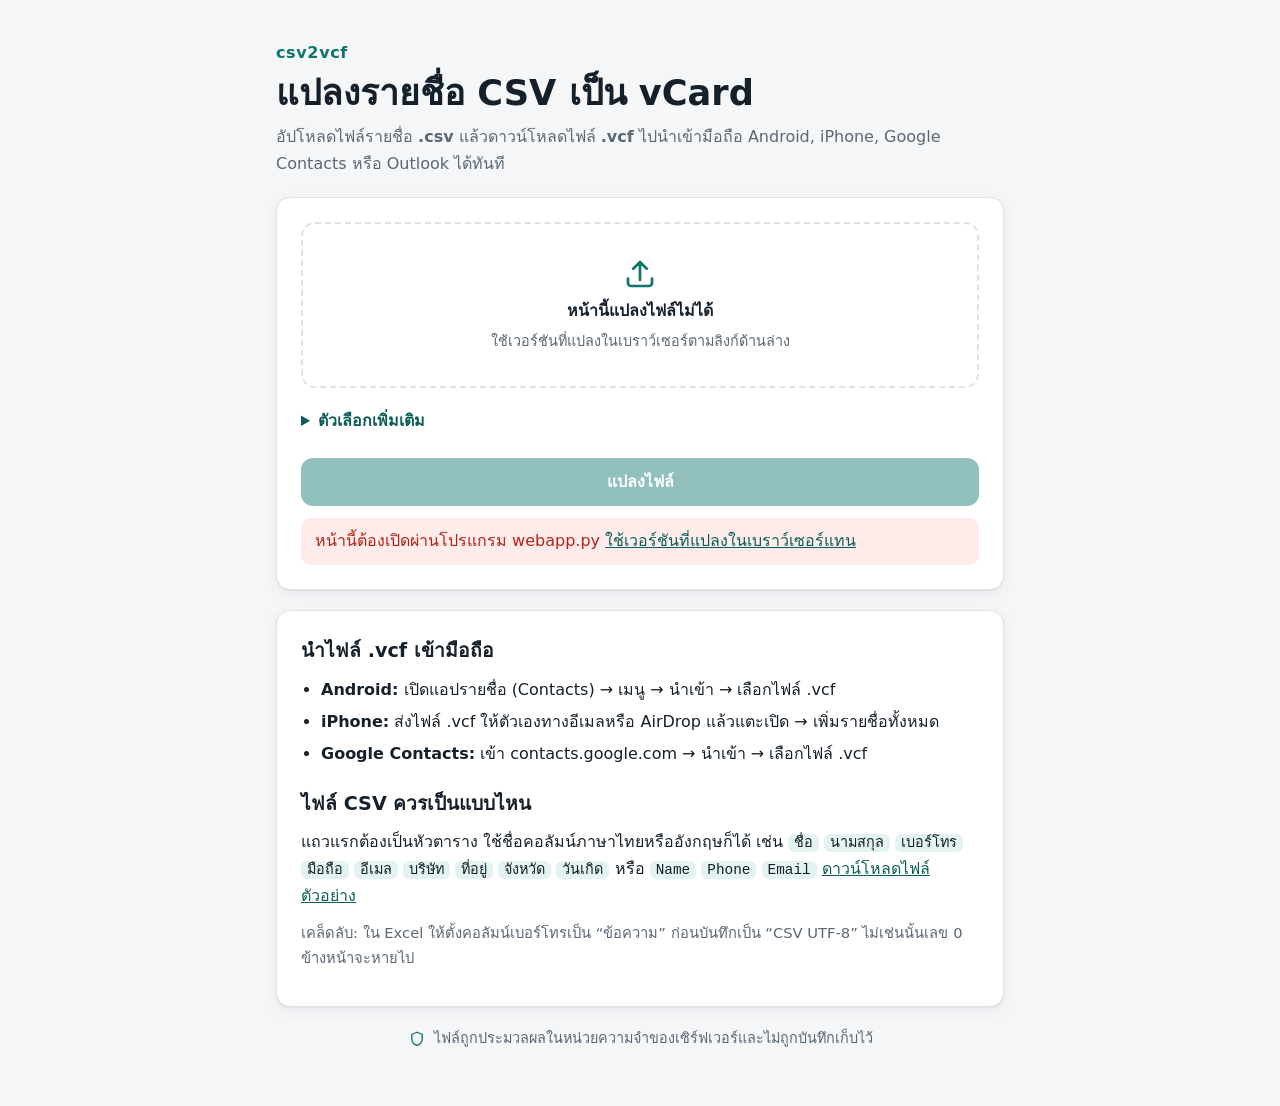
<file: csv2vcf/web/index.html>
<!doctype html>
<html lang="th">
<head>
  <meta charset="utf-8">
  <meta name="viewport" content="width=device-width, initial-scale=1">
  <meta name="color-scheme" content="light dark">
  <!-- webapp.py ส่ง CSP ทาง header อยู่แล้ว แต่ไฟล์นี้ถูกเผยแพร่บน GitHub Pages ด้วย (ตั้ง header ไม่ได้) จึงใส่ซ้ำในหน้า
       ต้องตรงกับ SECURITY_HEADERS ใน webapp.py (ยกเว้น frame-ancestors ที่ใช้ใน meta ไม่ได้) — tests/test_static_site.py ตรวจ -->
  <meta http-equiv="Content-Security-Policy" content="default-src 'none'; script-src 'self'; style-src 'self'; img-src 'self'; connect-src 'self'; base-uri 'none'; form-action 'none'">
  <meta name="referrer" content="no-referrer">
  <title>แปลงรายชื่อ CSV เป็น vCard</title>
  <!-- URL แบบ relative: webapp.py เปิดหน้านี้ที่ / ส่วนบน GitHub Pages ไฟล์นี้อยู่ที่ /claude-code/csv2vcf/web/ -->
  <link rel="stylesheet" href="style.css">
  <script src="app.js" defer></script>
</head>
<body>
  <main class="page" id="page" data-max-mb="__MAX_MB__">
    <header class="hero">
      <p class="eyebrow">csv2vcf</p>
      <h1>แปลงรายชื่อ CSV เป็น vCard</h1>
      <p class="lead">อัปโหลดไฟล์รายชื่อ <b>.csv</b> แล้วดาวน์โหลดไฟล์ <b>.vcf</b> ไปนำเข้ามือถือ Android, iPhone,
        Google Contacts หรือ Outlook ได้ทันที</p>
    </header>

    <form class="card" id="form" novalidate>
      <label class="drop" id="drop" for="file">
        <input class="visually-hidden" type="file" id="file" name="file" accept=".csv,.txt,text/csv">
        <svg class="drop-icon" viewBox="0 0 24 24" aria-hidden="true">
          <path d="M12 16V4m0 0-4.5 4.5M12 4l4.5 4.5M4 15v3a2 2 0 0 0 2 2h12a2 2 0 0 0 2-2v-3"/>
        </svg>
        <span class="drop-title" id="drop-title">เลือกไฟล์ CSV หรือลากไฟล์มาวางที่นี่</span>
        <span class="drop-hint" id="drop-hint">ขนาดไม่เกิน <span id="max-mb"></span> MB · รองรับไฟล์จาก Google Contacts, Outlook และ Excel</span>
      </label>

      <details class="options">
        <summary>ตัวเลือกเพิ่มเติม</summary>
        <div class="grid">
          <label class="field">
            <span>รหัสประเทศ</span>
            <input type="text" id="country-code" inputmode="numeric" maxlength="4" placeholder="เช่น 66" autocomplete="off">
            <small>แปลง 081-234-5678 เป็น +66 81-234-5678 (เว้นว่างถ้าไม่ต้องการ)</small>
          </label>
          <label class="field">
            <span>ลำดับวันที่ของวันเกิด</span>
            <select id="date-order">
              <option value="dmy">วัน/เดือน/ปี (31/12/2530)</option>
              <option value="mdy">เดือน/วัน/ปี (12/31/1987)</option>
            </select>
          </label>
          <label class="field">
            <span>การเข้ารหัสอักขระ</span>
            <select id="encoding">
              <option value="auto">ตรวจหาให้เอง (แนะนำ)</option>
              <option value="utf-8">UTF-8</option>
              <option value="cp874">ภาษาไทย Windows (cp874)</option>
              <option value="tis-620">TIS-620</option>
              <option value="utf-16">UTF-16</option>
              <option value="cp1252">ยุโรปตะวันตก (cp1252)</option>
            </select>
          </label>
          <label class="field">
            <span>ตัวคั่นคอลัมน์</span>
            <select id="delimiter">
              <option value="">ตรวจหาให้เอง (แนะนำ)</option>
              <option value="comma">จุลภาค ( , )</option>
              <option value="semicolon">อัฒภาค ( ; )</option>
              <option value="tab">แท็บ</option>
              <option value="pipe">ขีดตั้ง ( | )</option>
            </select>
          </label>
        </div>
      </details>

      <button class="button primary" type="submit" id="convert" disabled>แปลงไฟล์</button>
      <p class="status error" id="standalone" hidden>หน้านี้ต้องเปิดผ่านโปรแกรม webapp.py
        <a href="../index.html">ใช้เวอร์ชันที่แปลงในเบราว์เซอร์แทน</a></p>
      <p class="status" id="status" role="status" aria-live="polite"></p>
    </form>

    <section class="card result" id="result" hidden aria-labelledby="result-title">
      <div class="result-head">
        <div>
          <h2 id="result-title">แปลงสำเร็จ</h2>
          <p class="summary" id="summary"></p>
        </div>
        <a class="button primary" id="download" href="#" download>ดาวน์โหลดไฟล์ .vcf</a>
      </div>
      <h3>ตัวอย่างรายชื่อ</h3>
      <ol class="preview" id="preview"></ol>
      <p class="muted" id="preview-more"></p>
      <details class="warnings" id="warnings-box" hidden>
        <summary id="warnings-title"></summary>
        <ul id="warnings"></ul>
      </details>
      <p class="muted" id="ignored" hidden></p>
    </section>

    <section class="card help" aria-labelledby="help-title">
      <h2 id="help-title">นำไฟล์ .vcf เข้ามือถือ</h2>
      <ul class="steps">
        <li><b>Android:</b> เปิดแอปรายชื่อ (Contacts) → เมนู → นำเข้า → เลือกไฟล์ .vcf</li>
        <li><b>iPhone:</b> ส่งไฟล์ .vcf ให้ตัวเองทางอีเมลหรือ AirDrop แล้วแตะเปิด → เพิ่มรายชื่อทั้งหมด</li>
        <li><b>Google Contacts:</b> เข้า contacts.google.com → นำเข้า → เลือกไฟล์ .vcf</li>
      </ul>
      <h2>ไฟล์ CSV ควรเป็นแบบไหน</h2>
      <p>แถวแรกต้องเป็นหัวตาราง ใช้ชื่อคอลัมน์ภาษาไทยหรืออังกฤษก็ได้ เช่น
        <code>ชื่อ</code> <code>นามสกุล</code> <code>เบอร์โทร</code> <code>มือถือ</code> <code>อีเมล</code>
        <code>บริษัท</code> <code>ที่อยู่</code> <code>จังหวัด</code> <code>วันเกิด</code>
        หรือ <code>Name</code> <code>Phone</code> <code>Email</code>
        <a href="example.csv" download>ดาวน์โหลดไฟล์ตัวอย่าง</a></p>
      <p class="muted">เคล็ดลับ: ใน Excel ให้ตั้งคอลัมน์เบอร์โทรเป็น “ข้อความ” ก่อนบันทึกเป็น “CSV UTF-8” ไม่เช่นนั้นเลข 0 ข้างหน้าจะหายไป</p>
    </section>

    <footer class="footer">
      <svg viewBox="0 0 24 24" aria-hidden="true"><path d="M12 3 5 6v5c0 4.4 3 8.3 7 9.5 4-1.2 7-5.1 7-9.5V6l-7-3Z"/></svg>
      <span>ไฟล์ถูกประมวลผลในหน่วยความจำของเซิร์ฟเวอร์และไม่ถูกบันทึกเก็บไว้</span>
    </footer>
  </main>
</body>
</html>
</file>
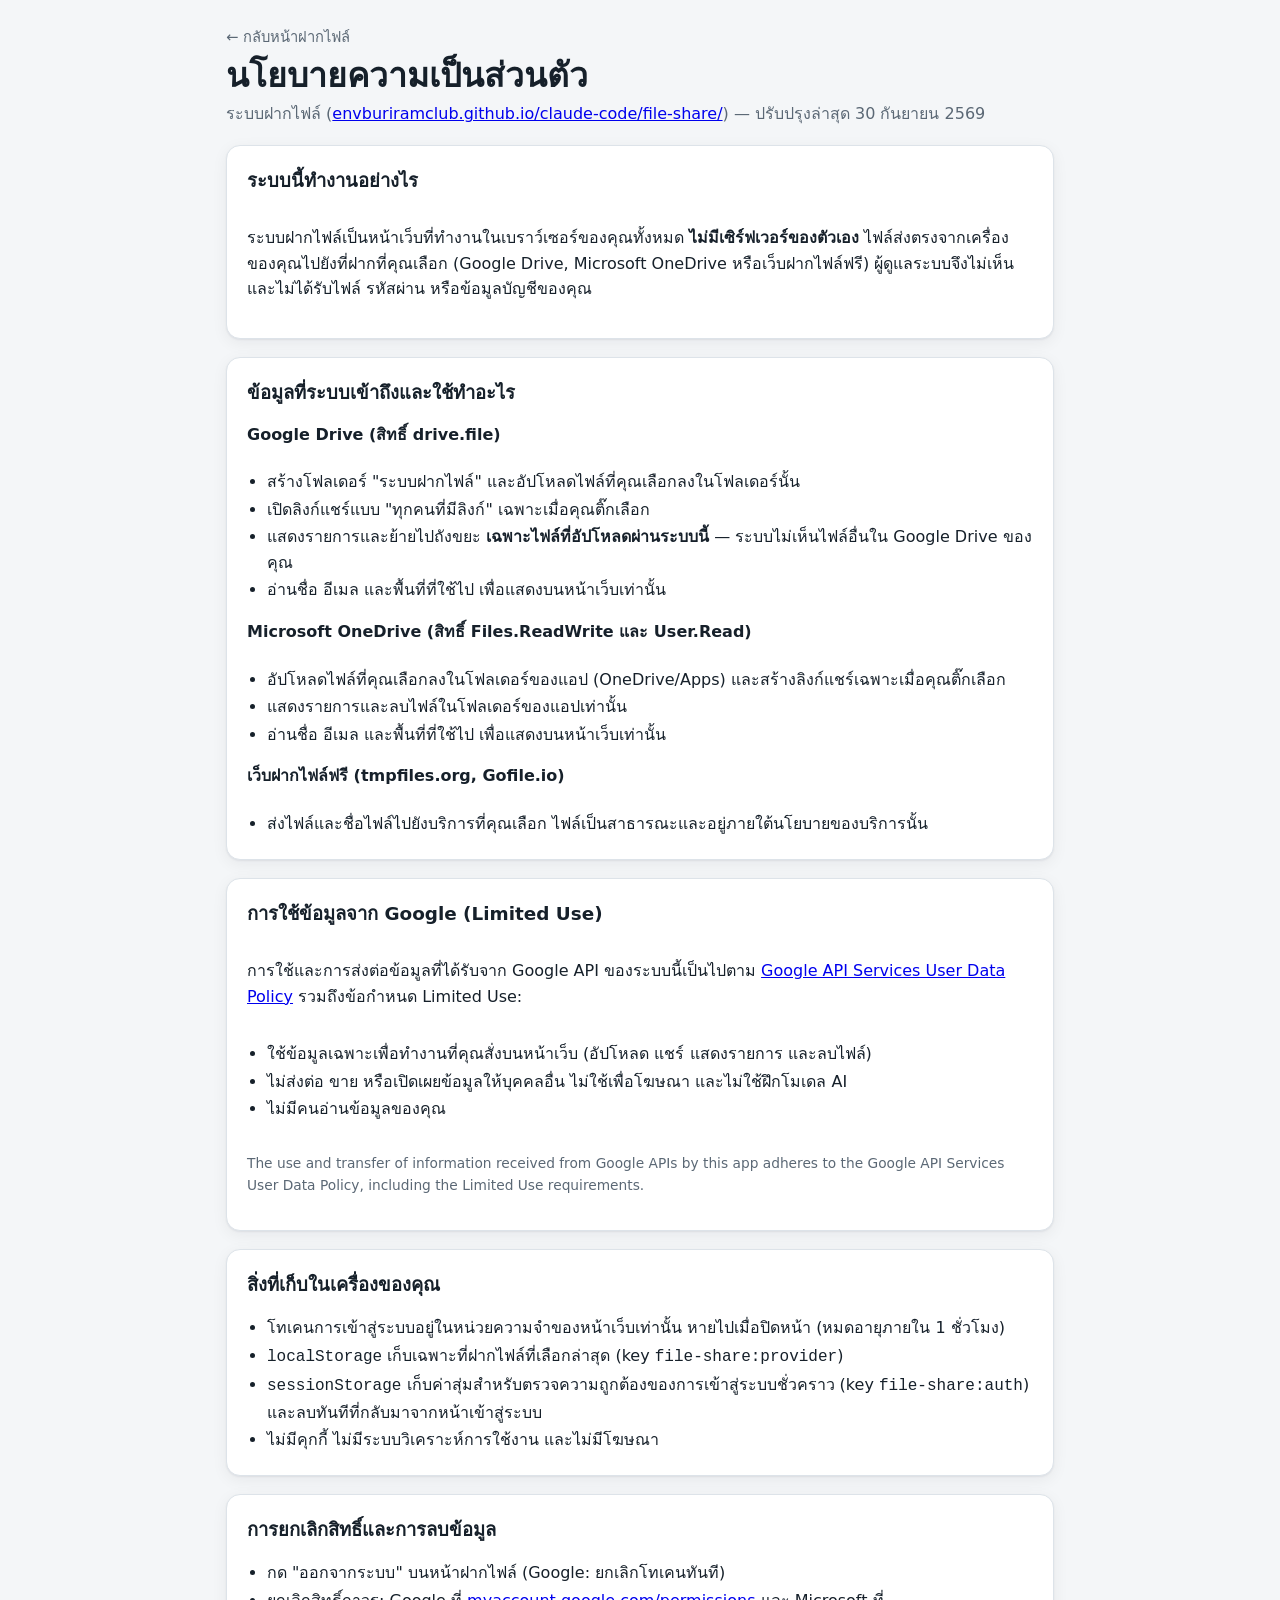
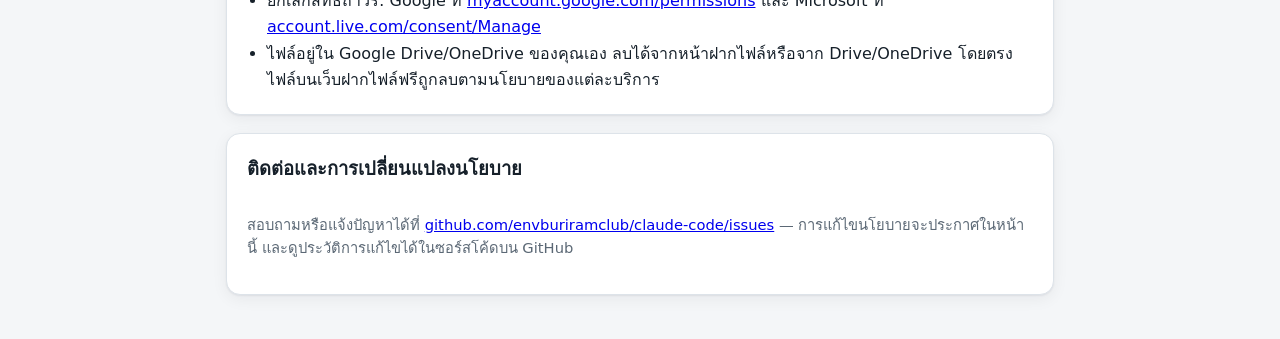
<file: file-share/privacy.html>
<!doctype html>
<html lang="th">
<head>
  <meta charset="utf-8">
  <meta name="viewport" content="width=device-width, initial-scale=1">
  <meta name="color-scheme" content="light dark">
  <!-- หน้านี้ไม่มีสคริปต์ ใช้ได้แค่สไตล์และรูปจากเว็บนี้ -->
  <meta http-equiv="Content-Security-Policy" content="default-src 'none'; style-src 'self'; img-src 'self'; base-uri 'none'; form-action 'none'">
  <meta name="referrer" content="no-referrer">
  <meta name="description" content="นโยบายความเป็นส่วนตัวของระบบฝากไฟล์ (Privacy Policy)">
  <title>นโยบายความเป็นส่วนตัว — ระบบฝากไฟล์</title>
  <link rel="icon" href="favicon.svg" type="image/svg+xml">
  <link rel="stylesheet" href="css/app.css">
</head>
<body>
  <main class="page">
    <header class="top">
      <a class="back" href="index.html">← กลับหน้าฝากไฟล์</a>
      <h1>นโยบายความเป็นส่วนตัว</h1>
      <p class="lead">ระบบฝากไฟล์ (<a href="index.html">envburiramclub.github.io/claude-code/file-share/</a>) — ปรับปรุงล่าสุด 30 กันยายน 2569</p>
    </header>

    <section class="card" aria-labelledby="p-what">
      <h2 id="p-what">ระบบนี้ทำงานอย่างไร</h2>
      <p>ระบบฝากไฟล์เป็นหน้าเว็บที่ทำงานในเบราว์เซอร์ของคุณทั้งหมด <b>ไม่มีเซิร์ฟเวอร์ของตัวเอง</b>
        ไฟล์ส่งตรงจากเครื่องของคุณไปยังที่ฝากที่คุณเลือก (Google Drive, Microsoft OneDrive หรือเว็บฝากไฟล์ฟรี)
        ผู้ดูแลระบบจึงไม่เห็นและไม่ได้รับไฟล์ รหัสผ่าน หรือข้อมูลบัญชีของคุณ</p>
    </section>

    <section class="card" aria-labelledby="p-data">
      <h2 id="p-data">ข้อมูลที่ระบบเข้าถึงและใช้ทำอะไร</h2>
      <h3>Google Drive (สิทธิ์ drive.file)</h3>
      <ul>
        <li>สร้างโฟลเดอร์ "ระบบฝากไฟล์" และอัปโหลดไฟล์ที่คุณเลือกลงในโฟลเดอร์นั้น</li>
        <li>เปิดลิงก์แชร์แบบ "ทุกคนที่มีลิงก์" เฉพาะเมื่อคุณติ๊กเลือก</li>
        <li>แสดงรายการและย้ายไปถังขยะ <b>เฉพาะไฟล์ที่อัปโหลดผ่านระบบนี้</b> — ระบบไม่เห็นไฟล์อื่นใน Google Drive ของคุณ</li>
        <li>อ่านชื่อ อีเมล และพื้นที่ที่ใช้ไป เพื่อแสดงบนหน้าเว็บเท่านั้น</li>
      </ul>
      <h3>Microsoft OneDrive (สิทธิ์ Files.ReadWrite และ User.Read)</h3>
      <ul>
        <li>อัปโหลดไฟล์ที่คุณเลือกลงในโฟลเดอร์ของแอป (OneDrive/Apps) และสร้างลิงก์แชร์เฉพาะเมื่อคุณติ๊กเลือก</li>
        <li>แสดงรายการและลบไฟล์ในโฟลเดอร์ของแอปเท่านั้น</li>
        <li>อ่านชื่อ อีเมล และพื้นที่ที่ใช้ไป เพื่อแสดงบนหน้าเว็บเท่านั้น</li>
      </ul>
      <h3>เว็บฝากไฟล์ฟรี (tmpfiles.org, Gofile.io)</h3>
      <ul>
        <li>ส่งไฟล์และชื่อไฟล์ไปยังบริการที่คุณเลือก ไฟล์เป็นสาธารณะและอยู่ภายใต้นโยบายของบริการนั้น</li>
      </ul>
    </section>

    <section class="card" aria-labelledby="p-limited">
      <h2 id="p-limited">การใช้ข้อมูลจาก Google (Limited Use)</h2>
      <p>การใช้และการส่งต่อข้อมูลที่ได้รับจาก Google API ของระบบนี้เป็นไปตาม
        <a href="https://developers.google.com/terms/api-services-user-data-policy" target="_blank" rel="noopener noreferrer">Google API Services User Data Policy</a>
        รวมถึงข้อกำหนด Limited Use:</p>
      <ul>
        <li>ใช้ข้อมูลเฉพาะเพื่อทำงานที่คุณสั่งบนหน้าเว็บ (อัปโหลด แชร์ แสดงรายการ และลบไฟล์)</li>
        <li>ไม่ส่งต่อ ขาย หรือเปิดเผยข้อมูลให้บุคคลอื่น ไม่ใช้เพื่อโฆษณา และไม่ใช้ฝึกโมเดล AI</li>
        <li>ไม่มีคนอ่านข้อมูลของคุณ</li>
      </ul>
      <p class="small muted" lang="en">The use and transfer of information received from Google APIs by this app adheres to the
        Google API Services User Data Policy, including the Limited Use requirements.</p>
    </section>

    <section class="card" aria-labelledby="p-store">
      <h2 id="p-store">สิ่งที่เก็บในเครื่องของคุณ</h2>
      <ul>
        <li>โทเคนการเข้าสู่ระบบอยู่ในหน่วยความจำของหน้าเว็บเท่านั้น หายไปเมื่อปิดหน้า (หมดอายุภายใน 1 ชั่วโมง)</li>
        <li><code>localStorage</code> เก็บเฉพาะที่ฝากไฟล์ที่เลือกล่าสุด (key <code>file-share:provider</code>)</li>
        <li><code>sessionStorage</code> เก็บค่าสุ่มสำหรับตรวจความถูกต้องของการเข้าสู่ระบบชั่วคราว (key <code>file-share:auth</code>) และลบทันทีที่กลับมาจากหน้าเข้าสู่ระบบ</li>
        <li>ไม่มีคุกกี้ ไม่มีระบบวิเคราะห์การใช้งาน และไม่มีโฆษณา</li>
      </ul>
    </section>

    <section class="card" aria-labelledby="p-revoke">
      <h2 id="p-revoke">การยกเลิกสิทธิ์และการลบข้อมูล</h2>
      <ul>
        <li>กด "ออกจากระบบ" บนหน้าฝากไฟล์ (Google: ยกเลิกโทเคนทันที)</li>
        <li>ยกเลิกสิทธิ์ถาวร: Google ที่
          <a href="https://myaccount.google.com/permissions" target="_blank" rel="noopener noreferrer">myaccount.google.com/permissions</a>
          และ Microsoft ที่
          <a href="https://account.live.com/consent/Manage" target="_blank" rel="noopener noreferrer">account.live.com/consent/Manage</a></li>
        <li>ไฟล์อยู่ใน Google Drive/OneDrive ของคุณเอง ลบได้จากหน้าฝากไฟล์หรือจาก Drive/OneDrive โดยตรง
          ไฟล์บนเว็บฝากไฟล์ฟรีถูกลบตามนโยบายของแต่ละบริการ</li>
      </ul>
    </section>

    <section class="card note" aria-labelledby="p-contact">
      <h2 id="p-contact">ติดต่อและการเปลี่ยนแปลงนโยบาย</h2>
      <p>สอบถามหรือแจ้งปัญหาได้ที่
        <a href="https://github.com/envburiramclub/claude-code/issues" target="_blank" rel="noopener noreferrer">github.com/envburiramclub/claude-code/issues</a>
        — การแก้ไขนโยบายจะประกาศในหน้านี้ และดูประวัติการแก้ไขได้ในซอร์สโค้ดบน GitHub</p>
    </section>
  </main>
</body>
</html>
</file>
<file: home.css>
/* สไตล์ของหน้าหลัก (index.html) ใช้โทนสีเดียวกับ csv2vcf/style.css */
:root {
  --bg: #f4f6f8;
  --surface: #ffffff;
  --text: #16202a;
  --muted: #5b6875;
  --border: #dde3e9;
  --accent: #0f766e;
  --accent-strong: #0b5e58;
  --accent-soft: #e3f3f1;
  --radius: 14px;
  --shadow: 0 1px 2px rgb(16 24 40 / 6%), 0 4px 16px rgb(16 24 40 / 6%);
  color-scheme: light;
}

@media (prefers-color-scheme: dark) {
  :root {
    --bg: #0e1418;
    --surface: #161e24;
    --text: #e6edf2;
    --muted: #9aa8b4;
    --border: #28333c;
    --accent: #2bb3a6;
    --accent-strong: #5fd0c4;
    --accent-soft: #123331;
    --shadow: none;
    color-scheme: dark;
  }
}

* { box-sizing: border-box; }

body {
  margin: 0;
  background: var(--bg);
  color: var(--text);
  font-family: "Noto Sans Thai", "Sarabun", "Leelawadee UI", "Thonburi", system-ui, -apple-system,
    "Segoe UI", Roboto, sans-serif;
  font-size: 16px;
  line-height: 1.65;
  -webkit-text-size-adjust: 100%;
}

.page {
  max-width: 880px;
  margin: 0 auto;
  padding: 48px 16px 56px;
  display: grid;
  gap: 28px;
}

.hero h1 { margin: 0 0 8px; font-size: clamp(1.7rem, 4.5vw, 2.4rem); line-height: 1.3; }
.eyebrow { margin: 0 0 4px; color: var(--accent); font-weight: 600; letter-spacing: .04em; }
.lead { margin: 0; color: var(--muted); max-width: 60ch; }

.apps {
  margin: 0;
  padding: 0;
  list-style: none;
  display: grid;
  grid-template-columns: repeat(auto-fill, minmax(min(100%, 340px), 1fr));
  gap: 16px;
}
.apps li { display: flex; }

.app {
  flex: 1;
  display: flex;
  gap: 16px;
  align-items: flex-start;
  padding: 20px;
  background: var(--surface);
  border: 1px solid var(--border);
  border-radius: var(--radius);
  box-shadow: var(--shadow);
  color: inherit;
  text-decoration: none;
  transition: border-color .15s, transform .15s;
}
.app:hover { border-color: var(--accent); transform: translateY(-2px); }
.app:focus-visible { outline: 3px solid var(--accent); outline-offset: 2px; }
@media (prefers-reduced-motion: reduce) {
  .app { transition: none; }
  .app:hover { transform: none; }
}

.app-icon {
  flex: none;
  display: grid;
  place-items: center;
  width: 48px;
  height: 48px;
  border-radius: 12px;
  color: #fff;
}
.app-icon svg { width: 28px; height: 28px; fill: none; stroke: currentColor; stroke-width: 1.9;
  stroke-linecap: round; stroke-linejoin: round; }
.app-icon.teal { background: #0f766e; }
.app-icon.blue { background: #1f5eff; }
.app-icon.purple { background: #7c3aed; }
.app-icon.indigo { background: #4338ca; }
.app-icon.cyan { background: #0e7490; }
.app-icon.sky { background: #2563eb; }

.app-body { display: grid; gap: 4px; min-width: 0; }
.app-name { font-size: 1.12rem; font-weight: 700; line-height: 1.4; }
.app:hover .app-name { color: var(--accent-strong); }
.app-desc { color: var(--muted); font-size: .94rem; }
.app-folder {
  justify-self: start;
  margin-top: 6px;
  padding: 1px 8px;
  border-radius: 6px;
  background: var(--accent-soft);
  color: var(--accent-strong);
  font-family: ui-monospace, SFMono-Regular, Menlo, Consolas, monospace;
  font-size: .8rem;
}

.footer { color: var(--muted); font-size: .9rem; text-align: center; }
.footer p { margin: 0; }
.footer a { color: var(--accent-strong); word-break: break-word; }
</file>
<file: bg-remove/css/app.css>
/* สไตล์ของหน้าลบพื้นหลังรูปภาพ (ไม่มีไลบรารี CSS ภายนอก) */
:root {
  --bg: #f4f6f8;
  --surface: #ffffff;
  --text: #16202a;
  --muted: #5b6875;
  --border: #dde3e9;
  --accent: #0e7490;
  --accent-strong: #0b5f77;
  --accent-soft: #e0f2f7;
  --danger: #b91c1c;
  --radius: 14px;
  --shadow: 0 1px 2px rgb(16 24 40 / 6%), 0 4px 16px rgb(16 24 40 / 6%);
  --checker-a: #ffffff;
  --checker-b: #e5e7eb;
  color-scheme: light;
}

@media (prefers-color-scheme: dark) {
  :root {
    --bg: #0e1418;
    --surface: #161e24;
    --text: #e6edf2;
    --muted: #9aa8b4;
    --border: #28333c;
    --accent: #22a6c3;
    --accent-strong: #67cfe6;
    --accent-soft: #10303a;
    --shadow: none;
    --checker-a: #2a333a;
    --checker-b: #20282e;
    color-scheme: dark;
  }
}

* { box-sizing: border-box; }

body {
  margin: 0;
  background: var(--bg);
  color: var(--text);
  font-family: "Noto Sans Thai", "Sarabun", "Leelawadee UI", "Thonburi", system-ui, -apple-system, "Segoe UI", Roboto, sans-serif;
  font-size: 16px;
  line-height: 1.6;
  -webkit-text-size-adjust: 100%;
}

.page { max-width: 1040px; margin: 0 auto; padding: 24px 16px 48px; display: grid; gap: 20px; }
.top h1 { margin: 4px 0 4px; font-size: clamp(1.5rem, 4vw, 2.1rem); line-height: 1.3; }
.lead { margin: 0; color: var(--muted); }
.back { color: var(--muted); text-decoration: none; font-size: 0.92rem; }
.back:hover { color: var(--text); }

.card {
  background: var(--surface);
  border: 1px solid var(--border);
  border-radius: var(--radius);
  box-shadow: var(--shadow);
  padding: 20px;
  display: grid;
  gap: 18px;
  min-width: 0;
}
.hidden { display: none !important; }
.visually-hidden {
  position: absolute !important; width: 1px; height: 1px; margin: -1px; padding: 0; overflow: hidden;
  clip: rect(0 0 0 0); white-space: nowrap; border: 0;
}

/* ---------------------------------------------------------------- เลือกรูป */
.dropzone {
  border: 2px dashed var(--border);
  border-radius: var(--radius);
  padding: 28px 16px;
  text-align: center;
  display: grid;
  justify-items: center;
  gap: 8px;
  transition: border-color 0.15s, background-color 0.15s;
}
.dropzone.over { border-color: var(--accent); background: var(--accent-soft); }
.drop-icon { width: 44px; height: 44px; fill: none; stroke: var(--accent); stroke-width: 1.8; stroke-linecap: round; stroke-linejoin: round; }
.drop-title { margin: 0; font-weight: 700; font-size: 1.1rem; }
.drop-hint, .formats { margin: 0; color: var(--muted); font-size: 0.9rem; }
.formats { font-size: 0.82rem; }

.modes { border: 0; margin: 0; padding: 0; display: grid; gap: 8px; min-width: 0; }
.modes legend { font-weight: 700; margin-bottom: 6px; padding: 0; }
.mode { display: flex; gap: 10px; align-items: flex-start; padding: 10px 12px; border: 1px solid var(--border); border-radius: 10px; cursor: pointer; }
.mode:has(input:checked) { border-color: var(--accent); background: var(--accent-soft); }
.mode input { margin-top: 5px; accent-color: var(--accent); }
.mode span { font-size: 0.92rem; color: var(--muted); }
.mode b { color: var(--text); margin-right: 4px; }

/* ---------------------------------------------------------------- ปุ่ม */
.btn {
  display: inline-flex; align-items: center; justify-content: center; gap: 6px;
  padding: 9px 16px; border-radius: 10px; border: 1px solid var(--border);
  background: var(--surface); color: var(--text); font: inherit; font-weight: 600; cursor: pointer;
}
.btn:hover:not(:disabled) { border-color: var(--accent); }
.btn:disabled { opacity: 0.5; cursor: not-allowed; }
.btn:focus-visible, .swatch:focus-visible, .seg:focus-visible { outline: 3px solid var(--accent); outline-offset: 2px; }
.btn-primary { background: var(--accent); border-color: var(--accent); color: #fff; }
.btn-primary:hover:not(:disabled) { background: var(--accent-strong); border-color: var(--accent-strong); }
.btn-small { padding: 6px 12px; font-size: 0.88rem; }

/* ---------------------------------------------------------------- สถานะ */
.status { display: flex; gap: 14px; align-items: center; }
.status-body { flex: 1; min-width: 0; }
.status-text { margin: 0; font-weight: 600; overflow-wrap: anywhere; }
.status progress { width: 100%; height: 10px; margin-top: 6px; accent-color: var(--accent); }
.status.error .status-text { color: var(--danger); }
.status.error .spinner, .status.done .spinner { display: none; }
.spinner {
  flex: none; width: 28px; height: 28px; border-radius: 50%;
  border: 3px solid var(--border); border-top-color: var(--accent); animation: spin 0.9s linear infinite;
}
@keyframes spin { to { transform: rotate(360deg); } }

/* ---------------------------------------------------------------- ผลลัพธ์ */
.toolbar { display: flex; flex-wrap: wrap; gap: 14px 24px; align-items: center; }
.tool-group { display: flex; flex-wrap: wrap; gap: 8px; align-items: center; min-width: 0; }
.tool-label { font-size: 0.88rem; font-weight: 600; color: var(--muted); }
.tool-label.small { font-weight: 500; }
.toolbar input[type="range"] { width: 140px; accent-color: var(--accent); }
.swatches { display: flex; gap: 6px; flex-wrap: wrap; }
.swatch {
  width: 30px; height: 30px; border-radius: 50%; border: 2px solid var(--border); cursor: pointer; padding: 0;
  position: relative; overflow: hidden;
}
.swatch.active { border-color: var(--accent); box-shadow: 0 0 0 2px var(--accent); }
.swatch.custom { background: conic-gradient(#ef4444, #f59e0b, #22c55e, #0ea5e9, #8b5cf6, #ef4444); }
.swatch.custom input { position: absolute; inset: 0; opacity: 0; width: 100%; height: 100%; cursor: pointer; border: 0; padding: 0; }
.segmented { display: inline-flex; border: 1px solid var(--border); border-radius: 10px; overflow: hidden; }
.seg { border: 0; background: transparent; color: var(--text); font: inherit; font-size: 0.88rem; padding: 6px 14px; cursor: pointer; }
.seg + .seg { border-left: 1px solid var(--border); }
.seg.active { background: var(--accent); color: #fff; }

.checker {
  background-color: var(--checker-a);
  background-image:
    linear-gradient(45deg, var(--checker-b) 25%, transparent 25%, transparent 75%, var(--checker-b) 75%),
    linear-gradient(45deg, var(--checker-b) 25%, transparent 25%, transparent 75%, var(--checker-b) 75%);
  background-size: 20px 20px;
  background-position: 0 0, 10px 10px;
}
.stage-wrap { position: relative; display: grid; justify-items: center; }
.stage {
  max-width: 100%; border-radius: 10px; border: 1px solid var(--border); overflow: hidden; line-height: 0;
  touch-action: pan-x pan-y pinch-zoom;
}
.stage canvas { display: block; max-width: 100%; max-height: 70vh; height: auto; width: auto; min-width: min(100%, 280px); }
.stage canvas.small { image-rendering: pixelated; }
.stage.painting { touch-action: none; }
.stage.painting canvas { cursor: crosshair; }
.compare { position: absolute; top: 10px; right: 10px; opacity: 0.9; user-select: none; -webkit-user-select: none; touch-action: none; }
.info { margin: 0; color: var(--muted); font-size: 0.85rem; text-align: center; }

.downloads { display: grid; gap: 10px; justify-items: center; }
.download-buttons { display: flex; flex-wrap: wrap; gap: 8px; justify-content: center; }
.check { display: inline-flex; gap: 8px; align-items: center; font-size: 0.92rem; cursor: pointer; }
.check input { accent-color: var(--accent); width: 18px; height: 18px; }

.footer { color: var(--muted); font-size: 0.8rem; text-align: center; }
.footer p { margin: 0; }

/* ---------------------------------------------------------------- แจ้งเตือน */
.toasts {
  position: fixed; left: 16px; right: 16px; bottom: 16px; z-index: 50;
  display: grid; justify-items: center; gap: 8px; pointer-events: none;
}
.toast {
  max-width: 440px; padding: 10px 16px; border-radius: 10px; background: #1f2937; color: #fff;
  font-size: 0.9rem; box-shadow: 0 8px 24px rgba(0, 0, 0, 0.2); overflow-wrap: anywhere;
}
.toast.ok { background: #047857; }
.toast.error { background: #b91c1c; }

@media (max-width: 640px) {
  .card { padding: 14px; }
  .toolbar { gap: 12px; }
  .toolbar input[type="range"] { width: 110px; }
}

@media (prefers-reduced-motion: reduce) {
  .spinner { animation-duration: 3s; }
  .dropzone { transition: none; }
}
</file>
<file: csv2vcf/style.css>
:root {
  --bg: #f4f6f8;
  --surface: #ffffff;
  --text: #16202a;
  --muted: #5b6875;
  --border: #dde3e9;
  --accent: #0f766e;
  --accent-strong: #0b5e58;
  --accent-soft: #e3f3f1;
  --danger: #b42318;
  --danger-soft: #fdecea;
  --warn-soft: #fff6e0;
  --radius: 14px;
  --shadow: 0 1px 2px rgb(16 24 40 / 6%), 0 4px 16px rgb(16 24 40 / 6%);
  color-scheme: light;
}

@media (prefers-color-scheme: dark) {
  :root {
    --bg: #0e1418;
    --surface: #161e24;
    --text: #e6edf2;
    --muted: #9aa8b4;
    --border: #28333c;
    --accent: #2bb3a6;
    --accent-strong: #5fd0c4;
    --accent-soft: #123331;
    --danger: #ff8a80;
    --danger-soft: #3a1c1a;
    --warn-soft: #33290f;
    --shadow: none;
    color-scheme: dark;
  }
}

* { box-sizing: border-box; }

body {
  margin: 0;
  background: var(--bg);
  color: var(--text);
  font-family: "Noto Sans Thai", "Sarabun", "Leelawadee UI", "Thonburi", system-ui, -apple-system,
    "Segoe UI", Roboto, sans-serif;
  font-size: 16px;
  line-height: 1.65;
  -webkit-text-size-adjust: 100%;
}

.page {
  max-width: 760px;
  margin: 0 auto;
  padding: 40px 16px 56px;
  display: grid;
  gap: 20px;
}

.home-link { justify-self: start; color: var(--muted); font-size: .92rem; text-decoration: none; }
.home-link:hover, .home-link:focus-visible { color: var(--accent-strong); text-decoration: underline; }
.hero h1 { margin: 0 0 8px; font-size: clamp(1.6rem, 4vw, 2.2rem); line-height: 1.3; }
.eyebrow { margin: 0 0 4px; color: var(--accent); font-weight: 600; letter-spacing: .04em; }
.lead { margin: 0; color: var(--muted); }

.card {
  background: var(--surface);
  border: 1px solid var(--border);
  border-radius: var(--radius);
  box-shadow: var(--shadow);
  padding: 24px;
}

h2 { font-size: 1.2rem; margin: 0 0 10px; }
h3 { font-size: 1rem; margin: 20px 0 8px; }
code {
  font-family: ui-monospace, SFMono-Regular, Menlo, Consolas, monospace;
  font-size: .9em;
  background: var(--accent-soft);
  border-radius: 6px;
  padding: 1px 6px;
  white-space: nowrap;
}
a { color: var(--accent-strong); }

.visually-hidden {
  position: absolute !important;
  width: 1px; height: 1px;
  margin: -1px; padding: 0; border: 0;
  overflow: hidden; clip: rect(0 0 0 0); white-space: nowrap;
}

/* ---------- พื้นที่เลือกไฟล์ ---------- */
.drop {
  display: grid;
  justify-items: center;
  gap: 6px;
  padding: 32px 16px;
  border: 2px dashed var(--border);
  border-radius: var(--radius);
  text-align: center;
  cursor: pointer;
  transition: border-color .15s, background .15s;
}
.drop:hover, .drop.dragging { border-color: var(--accent); background: var(--accent-soft); }
.drop:focus-within { outline: 3px solid var(--accent); outline-offset: 2px; }
.drop.has-file { border-style: solid; border-color: var(--accent); background: var(--accent-soft); }
.drop-icon { width: 36px; height: 36px; fill: none; stroke: var(--accent); stroke-width: 1.8;
  stroke-linecap: round; stroke-linejoin: round; }
.drop-title { font-weight: 600; word-break: break-word; }
.drop-hint { color: var(--muted); font-size: .9rem; }

/* ---------- ตัวเลือก ---------- */
.options { margin-top: 16px; }
.options summary { cursor: pointer; color: var(--accent-strong); font-weight: 600; padding: 4px 0; }
.grid { display: grid; grid-template-columns: repeat(auto-fit, minmax(220px, 1fr)); gap: 16px; margin-top: 12px; }
.field { display: grid; gap: 4px; align-content: start; font-size: .95rem; }
.field > span { font-weight: 600; }
.field small { color: var(--muted); font-size: .82rem; line-height: 1.5; }
input[type="text"], select {
  width: 100%;
  font: inherit;
  color: inherit;
  background: var(--surface);
  border: 1px solid var(--border);
  border-radius: 10px;
  padding: 9px 12px;
  min-height: 44px;
}
input[type="text"]:focus, select:focus { outline: 3px solid var(--accent-soft); border-color: var(--accent); }

/* ---------- ปุ่ม ---------- */
.button {
  display: inline-flex;
  align-items: center;
  justify-content: center;
  min-height: 48px;
  padding: 10px 22px;
  border-radius: 12px;
  border: 0;
  font: inherit;
  font-weight: 600;
  text-decoration: none;
  cursor: pointer;
  white-space: nowrap;
}
.primary { background: var(--accent); color: #fff; }
.primary:hover { background: var(--accent-strong); }
@media (prefers-color-scheme: dark) { .primary { color: #06201d; } }
.primary:focus-visible { outline: 3px solid var(--accent-soft); outline-offset: 2px; }
.button:disabled { opacity: .45; cursor: not-allowed; }
#convert { width: 100%; margin-top: 20px; }

.status { margin: 12px 0 0; }
.status:empty { display: none; }
.status.error { color: var(--danger); background: var(--danger-soft); border-radius: 10px; padding: 10px 14px; }
.status.busy::before {
  content: "";
  display: inline-block;
  width: 14px; height: 14px;
  margin-right: 8px;
  vertical-align: -2px;
  border: 2px solid var(--accent);
  border-right-color: transparent;
  border-radius: 50%;
  animation: spin .8s linear infinite;
}
@keyframes spin { to { transform: rotate(360deg); } }
@media (prefers-reduced-motion: reduce) { .status.busy::before { animation: none; } }

/* ---------- ผลลัพธ์ ---------- */
.result-head { display: flex; flex-wrap: wrap; gap: 16px; align-items: center; justify-content: space-between; }
.result-head h2 { margin-bottom: 2px; color: var(--accent-strong); }
.summary { margin: 0; color: var(--muted); }
.preview { margin: 0; padding: 0; list-style: none; border: 1px solid var(--border); border-radius: 12px; overflow: hidden; }
.preview li { display: grid; gap: 2px; padding: 10px 14px; border-top: 1px solid var(--border); }
.preview li:first-child { border-top: 0; }
.preview .name { font-weight: 600; word-break: break-word; }
.preview .detail { color: var(--muted); font-size: .9rem; word-break: break-word; }
.muted { color: var(--muted); font-size: .92rem; }
.warnings { margin-top: 16px; background: var(--warn-soft); border-radius: 12px; padding: 10px 14px; }
.warnings summary { cursor: pointer; font-weight: 600; }
.warnings ul { margin: 8px 0 0; padding-left: 20px; font-size: .9rem; word-break: break-word; }

/* ---------- วิธีใช้ ---------- */
.help p { margin: 0 0 12px; }
.steps { margin: 0 0 20px; padding-left: 20px; }
.steps li { margin-bottom: 6px; }

.footer { display: flex; gap: 8px; align-items: center; justify-content: center; color: var(--muted); font-size: .9rem; text-align: center; }
.footer svg { width: 18px; height: 18px; flex: none; fill: none; stroke: var(--accent); stroke-width: 1.8; stroke-linejoin: round; }

@media (max-width: 480px) {
  .page { padding-top: 24px; }
  .card { padding: 18px; }
  .result-head .button { width: 100%; }
}
</file>
<file: docs/style.css>
:root {
  --bg: #f4f6f8;
  --surface: #ffffff;
  --text: #16202a;
  --muted: #5b6875;
  --border: #dde3e9;
  --accent: #0f766e;
  --accent-strong: #0b5e58;
  --accent-soft: #e3f3f1;
  --danger: #b42318;
  --danger-soft: #fdecea;
  --warn-soft: #fff6e0;
  --radius: 14px;
  --shadow: 0 1px 2px rgb(16 24 40 / 6%), 0 4px 16px rgb(16 24 40 / 6%);
  color-scheme: light;
}

@media (prefers-color-scheme: dark) {
  :root {
    --bg: #0e1418;
    --surface: #161e24;
    --text: #e6edf2;
    --muted: #9aa8b4;
    --border: #28333c;
    --accent: #2bb3a6;
    --accent-strong: #5fd0c4;
    --accent-soft: #123331;
    --danger: #ff8a80;
    --danger-soft: #3a1c1a;
    --warn-soft: #33290f;
    --shadow: none;
    color-scheme: dark;
  }
}

* { box-sizing: border-box; }

body {
  margin: 0;
  background: var(--bg);
  color: var(--text);
  font-family: "Noto Sans Thai", "Sarabun", "Leelawadee UI", "Thonburi", system-ui, -apple-system,
    "Segoe UI", Roboto, sans-serif;
  font-size: 16px;
  line-height: 1.65;
  -webkit-text-size-adjust: 100%;
}

.page {
  max-width: 760px;
  margin: 0 auto;
  padding: 40px 16px 56px;
  display: grid;
  gap: 20px;
}

.hero h1 { margin: 0 0 8px; font-size: clamp(1.6rem, 4vw, 2.2rem); line-height: 1.3; }
.eyebrow { margin: 0 0 4px; color: var(--accent); font-weight: 600; letter-spacing: .04em; }
.lead { margin: 0; color: var(--muted); }

.card {
  background: var(--surface);
  border: 1px solid var(--border);
  border-radius: var(--radius);
  box-shadow: var(--shadow);
  padding: 24px;
}

h2 { font-size: 1.2rem; margin: 0 0 10px; }
h3 { font-size: 1rem; margin: 20px 0 8px; }
code {
  font-family: ui-monospace, SFMono-Regular, Menlo, Consolas, monospace;
  font-size: .9em;
  background: var(--accent-soft);
  border-radius: 6px;
  padding: 1px 6px;
  white-space: nowrap;
}
a { color: var(--accent-strong); }

.visually-hidden {
  position: absolute !important;
  width: 1px; height: 1px;
  margin: -1px; padding: 0; border: 0;
  overflow: hidden; clip: rect(0 0 0 0); white-space: nowrap;
}

/* ---------- พื้นที่เลือกไฟล์ ---------- */
.drop {
  display: grid;
  justify-items: center;
  gap: 6px;
  padding: 32px 16px;
  border: 2px dashed var(--border);
  border-radius: var(--radius);
  text-align: center;
  cursor: pointer;
  transition: border-color .15s, background .15s;
}
.drop:hover, .drop.dragging { border-color: var(--accent); background: var(--accent-soft); }
.drop:focus-within { outline: 3px solid var(--accent); outline-offset: 2px; }
.drop.has-file { border-style: solid; border-color: var(--accent); background: var(--accent-soft); }
.drop-icon { width: 36px; height: 36px; fill: none; stroke: var(--accent); stroke-width: 1.8;
  stroke-linecap: round; stroke-linejoin: round; }
.drop-title { font-weight: 600; word-break: break-word; }
.drop-hint { color: var(--muted); font-size: .9rem; }

/* ---------- ตัวเลือก ---------- */
.options { margin-top: 16px; }
.options summary { cursor: pointer; color: var(--accent-strong); font-weight: 600; padding: 4px 0; }
.grid { display: grid; grid-template-columns: repeat(auto-fit, minmax(220px, 1fr)); gap: 16px; margin-top: 12px; }
.field { display: grid; gap: 4px; align-content: start; font-size: .95rem; }
.field > span { font-weight: 600; }
.field small { color: var(--muted); font-size: .82rem; line-height: 1.5; }
input[type="text"], select {
  width: 100%;
  font: inherit;
  color: inherit;
  background: var(--surface);
  border: 1px solid var(--border);
  border-radius: 10px;
  padding: 9px 12px;
  min-height: 44px;
}
input[type="text"]:focus, select:focus { outline: 3px solid var(--accent-soft); border-color: var(--accent); }

/* ---------- ปุ่ม ---------- */
.button {
  display: inline-flex;
  align-items: center;
  justify-content: center;
  min-height: 48px;
  padding: 10px 22px;
  border-radius: 12px;
  border: 0;
  font: inherit;
  font-weight: 600;
  text-decoration: none;
  cursor: pointer;
  white-space: nowrap;
}
.primary { background: var(--accent); color: #fff; }
.primary:hover { background: var(--accent-strong); }
@media (prefers-color-scheme: dark) { .primary { color: #06201d; } }
.primary:focus-visible { outline: 3px solid var(--accent-soft); outline-offset: 2px; }
.button:disabled { opacity: .45; cursor: not-allowed; }
#convert { width: 100%; margin-top: 20px; }

.status { margin: 12px 0 0; }
.status:empty { display: none; }
.status.error { color: var(--danger); background: var(--danger-soft); border-radius: 10px; padding: 10px 14px; }
.status.busy::before {
  content: "";
  display: inline-block;
  width: 14px; height: 14px;
  margin-right: 8px;
  vertical-align: -2px;
  border: 2px solid var(--accent);
  border-right-color: transparent;
  border-radius: 50%;
  animation: spin .8s linear infinite;
}
@keyframes spin { to { transform: rotate(360deg); } }
@media (prefers-reduced-motion: reduce) { .status.busy::before { animation: none; } }

/* ---------- ผลลัพธ์ ---------- */
.result-head { display: flex; flex-wrap: wrap; gap: 16px; align-items: center; justify-content: space-between; }
.result-head h2 { margin-bottom: 2px; color: var(--accent-strong); }
.summary { margin: 0; color: var(--muted); }
.preview { margin: 0; padding: 0; list-style: none; border: 1px solid var(--border); border-radius: 12px; overflow: hidden; }
.preview li { display: grid; gap: 2px; padding: 10px 14px; border-top: 1px solid var(--border); }
.preview li:first-child { border-top: 0; }
.preview .name { font-weight: 600; word-break: break-word; }
.preview .detail { color: var(--muted); font-size: .9rem; word-break: break-word; }
.muted { color: var(--muted); font-size: .92rem; }
.warnings { margin-top: 16px; background: var(--warn-soft); border-radius: 12px; padding: 10px 14px; }
.warnings summary { cursor: pointer; font-weight: 600; }
.warnings ul { margin: 8px 0 0; padding-left: 20px; font-size: .9rem; word-break: break-word; }

/* ---------- วิธีใช้ ---------- */
.help p { margin: 0 0 12px; }
.steps { margin: 0 0 20px; padding-left: 20px; }
.steps li { margin-bottom: 6px; }

.footer { display: flex; gap: 8px; align-items: center; justify-content: center; color: var(--muted); font-size: .9rem; text-align: center; }
.footer svg { width: 18px; height: 18px; flex: none; fill: none; stroke: var(--accent); stroke-width: 1.8; stroke-linejoin: round; }

@media (max-width: 480px) {
  .page { padding-top: 24px; }
  .card { padding: 18px; }
  .result-head .button { width: 100%; }
}
</file>
<file: file-share/css/app.css>
/* สไตล์ของหน้าฝากไฟล์ (ไม่มีไลบรารี CSS ภายนอก) */
:root {
  --bg: #f4f6f8;
  --surface: #ffffff;
  --text: #16202a;
  --muted: #5b6875;
  --border: #dde3e9;
  --accent: #2563eb;
  --accent-strong: #1d4ed8;
  --accent-soft: #e8efff;
  --ok: #047857;
  --warn: #b45309;
  --danger: #b91c1c;
  --radius: 14px;
  --shadow: 0 1px 2px rgb(16 24 40 / 6%), 0 4px 16px rgb(16 24 40 / 6%);
  color-scheme: light;
}

@media (prefers-color-scheme: dark) {
  :root {
    --bg: #0e1418;
    --surface: #161e24;
    --text: #e6edf2;
    --muted: #9aa8b4;
    --border: #28333c;
    --accent: #5b8def;
    --accent-strong: #8fb2f7;
    --accent-soft: #15243d;
    --ok: #34d399;
    --warn: #fbbf24;
    --danger: #f87171;
    --shadow: none;
    color-scheme: dark;
  }
}

* { box-sizing: border-box; }
[hidden] { display: none !important; }

body {
  margin: 0;
  background: var(--bg);
  color: var(--text);
  font-family: "Noto Sans Thai", "Sarabun", "Leelawadee UI", "Thonburi", system-ui, -apple-system, "Segoe UI", Roboto, sans-serif;
  font-size: 16px;
  line-height: 1.6;
  -webkit-text-size-adjust: 100%;
}

.page { max-width: 860px; margin: 0 auto; padding: 24px 16px 48px; display: grid; gap: 18px; }
.top h1 { margin: 4px 0; font-size: clamp(1.5rem, 4vw, 2.1rem); line-height: 1.3; }
.lead { margin: 0; color: var(--muted); }
.back { color: var(--muted); text-decoration: none; font-size: 0.92rem; }
.back:hover { color: var(--text); }

.card {
  background: var(--surface);
  border: 1px solid var(--border);
  border-radius: var(--radius);
  box-shadow: var(--shadow);
  padding: 20px;
  display: grid;
  gap: 14px;
  min-width: 0;
}
.card h2 { margin: 0; font-size: 1.15rem; display: flex; align-items: center; gap: 10px; }
.card h3 { margin: 0 0 6px; font-size: 1rem; }
.card ul { margin: 0; padding-left: 20px; }
.card li { margin: 2px 0; }
.note { font-size: 0.92rem; color: var(--muted); }
.note h2 { color: var(--text); }
.step {
  display: inline-grid; place-items: center; width: 28px; height: 28px; border-radius: 50%;
  background: var(--accent); color: #fff; font-size: 0.9rem; flex: none;
}
.muted { color: var(--muted); }
.small { font-size: 0.86rem; }
.hint { margin: 0; color: var(--muted); font-size: 0.88rem; }
.row { display: flex; justify-content: space-between; align-items: center; gap: 12px; flex-wrap: wrap; }
.visually-hidden {
  position: absolute !important; width: 1px; height: 1px; margin: -1px; padding: 0; overflow: hidden;
  clip: rect(0 0 0 0); white-space: nowrap; border: 0;
}

/* ---------------------------------------------------------------- เลือกที่ฝาก */
.providers { display: grid; grid-template-columns: repeat(auto-fit, minmax(min(100%, 220px), 1fr)); gap: 10px; }
.provider {
  display: grid; gap: 2px; text-align: left; padding: 14px 16px; border-radius: 12px;
  border: 2px solid var(--border); background: var(--surface); color: var(--text); font: inherit; cursor: pointer;
}
.provider:hover { border-color: var(--accent); }
.provider.active { border-color: var(--accent); background: var(--accent-soft); }
.p-name { font-weight: 700; }
.p-desc { font-size: 0.86rem; color: var(--muted); }
.limits { border-left: 4px solid var(--warn); padding: 4px 0 4px 14px; font-size: 0.92rem; display: grid; gap: 10px; }
.hosts { border: 0; margin: 0; padding: 0; display: grid; gap: 8px; min-width: 0; }
.hosts legend { font-weight: 700; margin-bottom: 4px; padding: 0; }
.host { display: flex; gap: 10px; align-items: flex-start; padding: 10px 12px; border: 1px solid var(--border); border-radius: 10px; cursor: pointer; }
.host:has(input:checked) { border-color: var(--accent); background: var(--accent-soft); }
.host input { margin-top: 5px; accent-color: var(--accent); }
.notice { margin: 0; padding: 10px 14px; border-radius: 10px; background: var(--accent-soft); overflow-wrap: anywhere; }
.account { margin: 0; font-weight: 600; overflow-wrap: anywhere; }
#signed-in p { margin: 0; }
#signed-in, #signed-out { display: grid; gap: 8px; justify-items: start; }

/* ---------------------------------------------------------------- ปุ่ม */
.btn {
  display: inline-flex; align-items: center; justify-content: center; gap: 6px;
  padding: 9px 16px; border-radius: 10px; border: 1px solid var(--border);
  background: var(--surface); color: var(--text); font: inherit; font-weight: 600; cursor: pointer;
}
.btn:hover:not(:disabled) { border-color: var(--accent); }
.btn:disabled { opacity: 0.5; cursor: not-allowed; }
.btn:focus-visible, .provider:focus-visible { outline: 3px solid var(--accent); outline-offset: 2px; }
.btn-primary { background: var(--accent); border-color: var(--accent); color: #fff; }
.btn-primary:hover:not(:disabled) { background: var(--accent-strong); border-color: var(--accent-strong); }
.btn-small { padding: 5px 12px; font-size: 0.86rem; }
.btn.danger { color: var(--danger); }

/* ---------------------------------------------------------------- อัปโหลด */
.dropzone {
  border: 2px dashed var(--border); border-radius: var(--radius); padding: 24px 16px; text-align: center;
  display: grid; justify-items: center; gap: 8px; cursor: pointer;
}
.dropzone.over { border-color: var(--accent); background: var(--accent-soft); }
.drop-title { margin: 0; font-weight: 700; }
.check { display: inline-flex; gap: 8px; align-items: center; font-size: 0.94rem; cursor: pointer; }
.check input { accent-color: var(--accent); width: 18px; height: 18px; }

.queue, .files { list-style: none; margin: 0; padding: 0; display: grid; gap: 10px; }
.q-item, .f-item { border: 1px solid var(--border); border-radius: 10px; padding: 10px 12px; display: grid; gap: 6px; justify-items: start; min-width: 0; }
.q-item.done { border-color: var(--ok); }
.q-item.error { border-color: var(--danger); }
.q-head { display: flex; flex-wrap: wrap; gap: 4px 12px; align-items: baseline; width: 100%; min-width: 0; }
.q-name { font-weight: 600; overflow-wrap: anywhere; min-width: 0; }
.q-size { font-size: 0.84rem; }
.q-item progress { width: 100%; height: 10px; accent-color: var(--accent); }
.q-status { margin: 0; }
.q-status.ok { color: var(--ok); font-weight: 600; }
.q-status.err { color: var(--danger); }
.q-status.warn { color: var(--warn); }
.links { display: flex; flex-wrap: wrap; gap: 8px; align-items: center; width: 100%; min-width: 0; }
.link { color: var(--accent-strong); overflow-wrap: anywhere; word-break: break-all; min-width: 0; flex: 1 1 200px; }

/* ---------------------------------------------------------------- แจ้งเตือน */
.toasts {
  position: fixed; left: 16px; right: 16px; bottom: 16px; z-index: 50;
  display: grid; justify-items: center; gap: 8px; pointer-events: none;
}
.toast {
  max-width: 460px; padding: 10px 16px; border-radius: 10px; background: #1f2937; color: #fff;
  font-size: 0.9rem; box-shadow: 0 8px 24px rgba(0, 0, 0, 0.2); overflow-wrap: anywhere;
}
.toast.ok { background: #047857; }
.toast.error { background: #b91c1c; }

@media (max-width: 640px) {
  .card { padding: 14px; }
}
</file>
<file: qrcode-generator/css/fonts.css>
/* ฟอนต์ K2D (SIL Open Font License 1.1 — vendor/fonts/OFL.txt) เก็บในเว็บนี้ ไม่โหลดจาก Google Fonts
   เฉพาะชุดอักษรไทยและละติน น้ำหนัก 400/500/600/700 — unicode-range จาก @fontsource/k2d 5.3.0 */
@font-face { font-family: 'K2D'; font-style: normal; font-display: swap; font-weight: 400; src: url(../vendor/fonts/k2d-thai-400-normal.woff2) format('woff2'); unicode-range: U+02D7,U+0303,U+0331,U+0E01-0E5B,U+200C-200D,U+25CC; }
@font-face { font-family: 'K2D'; font-style: normal; font-display: swap; font-weight: 400; src: url(../vendor/fonts/k2d-latin-400-normal.woff2) format('woff2'); unicode-range: U+0000-00FF,U+0131,U+0152-0153,U+02BB-02BC,U+02C6,U+02DA,U+02DC,U+0304,U+0308,U+0329,U+2000-206F,U+20AC,U+2122,U+2191,U+2193,U+2212,U+2215,U+FEFF,U+FFFD; }
@font-face { font-family: 'K2D'; font-style: normal; font-display: swap; font-weight: 500; src: url(../vendor/fonts/k2d-thai-500-normal.woff2) format('woff2'); unicode-range: U+02D7,U+0303,U+0331,U+0E01-0E5B,U+200C-200D,U+25CC; }
@font-face { font-family: 'K2D'; font-style: normal; font-display: swap; font-weight: 500; src: url(../vendor/fonts/k2d-latin-500-normal.woff2) format('woff2'); unicode-range: U+0000-00FF,U+0131,U+0152-0153,U+02BB-02BC,U+02C6,U+02DA,U+02DC,U+0304,U+0308,U+0329,U+2000-206F,U+20AC,U+2122,U+2191,U+2193,U+2212,U+2215,U+FEFF,U+FFFD; }
@font-face { font-family: 'K2D'; font-style: normal; font-display: swap; font-weight: 600; src: url(../vendor/fonts/k2d-thai-600-normal.woff2) format('woff2'); unicode-range: U+02D7,U+0303,U+0331,U+0E01-0E5B,U+200C-200D,U+25CC; }
@font-face { font-family: 'K2D'; font-style: normal; font-display: swap; font-weight: 600; src: url(../vendor/fonts/k2d-latin-600-normal.woff2) format('woff2'); unicode-range: U+0000-00FF,U+0131,U+0152-0153,U+02BB-02BC,U+02C6,U+02DA,U+02DC,U+0304,U+0308,U+0329,U+2000-206F,U+20AC,U+2122,U+2191,U+2193,U+2212,U+2215,U+FEFF,U+FFFD; }
@font-face { font-family: 'K2D'; font-style: normal; font-display: swap; font-weight: 700; src: url(../vendor/fonts/k2d-thai-700-normal.woff2) format('woff2'); unicode-range: U+02D7,U+0303,U+0331,U+0E01-0E5B,U+200C-200D,U+25CC; }
@font-face { font-family: 'K2D'; font-style: normal; font-display: swap; font-weight: 700; src: url(../vendor/fonts/k2d-latin-700-normal.woff2) format('woff2'); unicode-range: U+0000-00FF,U+0131,U+0152-0153,U+02BB-02BC,U+02C6,U+02DA,U+02DC,U+0304,U+0308,U+0329,U+2000-206F,U+20AC,U+2122,U+2191,U+2193,U+2212,U+2215,U+FEFF,U+FFFD; }
</file>
<file: csv2vcf/web/style.css>
:root {
  --bg: #f4f6f8;
  --surface: #ffffff;
  --text: #16202a;
  --muted: #5b6875;
  --border: #dde3e9;
  --accent: #0f766e;
  --accent-strong: #0b5e58;
  --accent-soft: #e3f3f1;
  --danger: #b42318;
  --danger-soft: #fdecea;
  --warn-soft: #fff6e0;
  --radius: 14px;
  --shadow: 0 1px 2px rgb(16 24 40 / 6%), 0 4px 16px rgb(16 24 40 / 6%);
  color-scheme: light;
}

@media (prefers-color-scheme: dark) {
  :root {
    --bg: #0e1418;
    --surface: #161e24;
    --text: #e6edf2;
    --muted: #9aa8b4;
    --border: #28333c;
    --accent: #2bb3a6;
    --accent-strong: #5fd0c4;
    --accent-soft: #123331;
    --danger: #ff8a80;
    --danger-soft: #3a1c1a;
    --warn-soft: #33290f;
    --shadow: none;
    color-scheme: dark;
  }
}

* { box-sizing: border-box; }

body {
  margin: 0;
  background: var(--bg);
  color: var(--text);
  font-family: "Noto Sans Thai", "Sarabun", "Leelawadee UI", "Thonburi", system-ui, -apple-system,
    "Segoe UI", Roboto, sans-serif;
  font-size: 16px;
  line-height: 1.65;
  -webkit-text-size-adjust: 100%;
}

.page {
  max-width: 760px;
  margin: 0 auto;
  padding: 40px 16px 56px;
  display: grid;
  gap: 20px;
}

.home-link { justify-self: start; color: var(--muted); font-size: .92rem; text-decoration: none; }
.home-link:hover, .home-link:focus-visible { color: var(--accent-strong); text-decoration: underline; }
.hero h1 { margin: 0 0 8px; font-size: clamp(1.6rem, 4vw, 2.2rem); line-height: 1.3; }
.eyebrow { margin: 0 0 4px; color: var(--accent); font-weight: 600; letter-spacing: .04em; }
.lead { margin: 0; color: var(--muted); }

.card {
  background: var(--surface);
  border: 1px solid var(--border);
  border-radius: var(--radius);
  box-shadow: var(--shadow);
  padding: 24px;
}

h2 { font-size: 1.2rem; margin: 0 0 10px; }
h3 { font-size: 1rem; margin: 20px 0 8px; }
code {
  font-family: ui-monospace, SFMono-Regular, Menlo, Consolas, monospace;
  font-size: .9em;
  background: var(--accent-soft);
  border-radius: 6px;
  padding: 1px 6px;
  white-space: nowrap;
}
a { color: var(--accent-strong); }

.visually-hidden {
  position: absolute !important;
  width: 1px; height: 1px;
  margin: -1px; padding: 0; border: 0;
  overflow: hidden; clip: rect(0 0 0 0); white-space: nowrap;
}

/* ---------- พื้นที่เลือกไฟล์ ---------- */
.drop {
  display: grid;
  justify-items: center;
  gap: 6px;
  padding: 32px 16px;
  border: 2px dashed var(--border);
  border-radius: var(--radius);
  text-align: center;
  cursor: pointer;
  transition: border-color .15s, background .15s;
}
.drop:hover, .drop.dragging { border-color: var(--accent); background: var(--accent-soft); }
.drop:focus-within { outline: 3px solid var(--accent); outline-offset: 2px; }
.drop.has-file { border-style: solid; border-color: var(--accent); background: var(--accent-soft); }
.drop-icon { width: 36px; height: 36px; fill: none; stroke: var(--accent); stroke-width: 1.8;
  stroke-linecap: round; stroke-linejoin: round; }
.drop-title { font-weight: 600; word-break: break-word; }
.drop-hint { color: var(--muted); font-size: .9rem; }

/* ---------- ตัวเลือก ---------- */
.options { margin-top: 16px; }
.options summary { cursor: pointer; color: var(--accent-strong); font-weight: 600; padding: 4px 0; }
.grid { display: grid; grid-template-columns: repeat(auto-fit, minmax(220px, 1fr)); gap: 16px; margin-top: 12px; }
.field { display: grid; gap: 4px; align-content: start; font-size: .95rem; }
.field > span { font-weight: 600; }
.field small { color: var(--muted); font-size: .82rem; line-height: 1.5; }
input[type="text"], select {
  width: 100%;
  font: inherit;
  color: inherit;
  background: var(--surface);
  border: 1px solid var(--border);
  border-radius: 10px;
  padding: 9px 12px;
  min-height: 44px;
}
input[type="text"]:focus, select:focus { outline: 3px solid var(--accent-soft); border-color: var(--accent); }

/* ---------- ปุ่ม ---------- */
.button {
  display: inline-flex;
  align-items: center;
  justify-content: center;
  min-height: 48px;
  padding: 10px 22px;
  border-radius: 12px;
  border: 0;
  font: inherit;
  font-weight: 600;
  text-decoration: none;
  cursor: pointer;
  white-space: nowrap;
}
.primary { background: var(--accent); color: #fff; }
.primary:hover { background: var(--accent-strong); }
@media (prefers-color-scheme: dark) { .primary { color: #06201d; } }
.primary:focus-visible { outline: 3px solid var(--accent-soft); outline-offset: 2px; }
.button:disabled { opacity: .45; cursor: not-allowed; }
#convert { width: 100%; margin-top: 20px; }

.status { margin: 12px 0 0; }
.status:empty { display: none; }
.status.error { color: var(--danger); background: var(--danger-soft); border-radius: 10px; padding: 10px 14px; }
.status.busy::before {
  content: "";
  display: inline-block;
  width: 14px; height: 14px;
  margin-right: 8px;
  vertical-align: -2px;
  border: 2px solid var(--accent);
  border-right-color: transparent;
  border-radius: 50%;
  animation: spin .8s linear infinite;
}
@keyframes spin { to { transform: rotate(360deg); } }
@media (prefers-reduced-motion: reduce) { .status.busy::before { animation: none; } }

/* ---------- ผลลัพธ์ ---------- */
.result-head { display: flex; flex-wrap: wrap; gap: 16px; align-items: center; justify-content: space-between; }
.result-head h2 { margin-bottom: 2px; color: var(--accent-strong); }
.summary { margin: 0; color: var(--muted); }
.preview { margin: 0; padding: 0; list-style: none; border: 1px solid var(--border); border-radius: 12px; overflow: hidden; }
.preview li { display: grid; gap: 2px; padding: 10px 14px; border-top: 1px solid var(--border); }
.preview li:first-child { border-top: 0; }
.preview .name { font-weight: 600; word-break: break-word; }
.preview .detail { color: var(--muted); font-size: .9rem; word-break: break-word; }
.muted { color: var(--muted); font-size: .92rem; }
.warnings { margin-top: 16px; background: var(--warn-soft); border-radius: 12px; padding: 10px 14px; }
.warnings summary { cursor: pointer; font-weight: 600; }
.warnings ul { margin: 8px 0 0; padding-left: 20px; font-size: .9rem; word-break: break-word; }

/* ---------- วิธีใช้ ---------- */
.help p { margin: 0 0 12px; }
.steps { margin: 0 0 20px; padding-left: 20px; }
.steps li { margin-bottom: 6px; }

.footer { display: flex; gap: 8px; align-items: center; justify-content: center; color: var(--muted); font-size: .9rem; text-align: center; }
.footer svg { width: 18px; height: 18px; flex: none; fill: none; stroke: var(--accent); stroke-width: 1.8; stroke-linejoin: round; }

@media (max-width: 480px) {
  .page { padding-top: 24px; }
  .card { padding: 18px; }
  .result-head .button { width: 100%; }
}
</file>
<file: pdfedit/css/app.css>
/* สไตล์เฉพาะของหน้าแก้ไข PDF (คลาสทั่วไปมาจาก css/tailwind.css) */
:root {
  --theme-primary: #4f46e5;
  --theme-primary-hover: #4338ca;
  --theme-primary-light: #eef2ff;
  --theme-primary-shadow: rgba(79, 70, 229, 0.3);
  /* ตัวแปรของ Font Awesome (เดิมอยู่ใน solid.min.css) */
  --fa-style-family-classic: "Font Awesome 6 Free";
  --fa-font-solid: normal 900 1em/1 "Font Awesome 6 Free";
}

/* ไอคอน Font Awesome ชุด solid — ใช้เฉพาะ woff2 ที่เก็บในเว็บนี้ */
@font-face {
  font-family: "Font Awesome 6 Free";
  font-style: normal;
  font-weight: 900;
  font-display: block;
  src: url(../vendor/fontawesome/webfonts/fa-solid-900.woff2) format("woff2");
}
.fa-solid, .fas { font-weight: 900; }

/* ฟอนต์เดียวกับที่ฝังลงไฟล์ PDF — ข้อความบนหน้าจอจึงมีขนาดและตำแหน่งตรงกับไฟล์ที่ส่งออก */
@font-face {
  font-family: "TH Sarabun New PDF";
  font-style: normal;
  font-weight: 400;
  font-display: block;
  src: url(../vendor/fonts/THSarabunNew.ttf) format("truetype");
}
.thai-font { font-family: "TH Sarabun New PDF", sans-serif; }

body {
  font-family: "Noto Sans Thai", "Sarabun", "Leelawadee UI", "Thonburi", system-ui, -apple-system, "Segoe UI", Roboto, sans-serif;
}

::-webkit-scrollbar { width: 6px; height: 6px; }
::-webkit-scrollbar-track { background: #f1f5f9; }
::-webkit-scrollbar-thumb { background: #cbd5e1; border-radius: 4px; }

/* ---------------------------------------------------------------- แถบเครื่องมือ */
.tool-group { border: 0; margin: 0; padding: 0; min-width: 0; transition: opacity 0.3s; }
.tool-group:disabled { opacity: 0.5; }
.side-heading {
  font-size: 0.75rem; font-weight: 600; color: #94a3b8; text-transform: uppercase;
  letter-spacing: 0.05em; margin-bottom: 0.75rem;
}
.side-heading-ai { color: #c084fc; }
.side-btn {
  width: 100%; display: flex; align-items: center; gap: 0.75rem; text-align: left;
  background: #1e293b; color: #e2e8f0; padding: 0.625rem 1rem; border-radius: 0.5rem;
  border: 1px solid #334155; transition: background-color 0.15s;
}
.side-btn:hover:not(:disabled) { background: #334155; }
.side-btn:disabled { cursor: not-allowed; }
.side-btn:focus-visible, .dlg-btn:focus-visible, .btn-theme:focus-visible { outline: 3px solid #a5b4fc; outline-offset: 2px; }

.btn-theme { background: var(--theme-primary); box-shadow: 0 10px 15px -3px var(--theme-primary-shadow); }
.btn-theme:hover:not(:disabled) { background: var(--theme-primary-hover); }

/* ---------------------------------------------------------------- หน้าเอกสารและองค์ประกอบ */
#workspace.drop-target { outline: 4px dashed var(--theme-primary); outline-offset: -12px; }
/* ห้ามใส่ touch-action: none ที่ #pdf-overlay (คลุมทั้งหน้า) ไม่งั้นบนมือถือใช้นิ้วเลื่อนหน้าเอกสารไม่ได้ */
.pdf-element {
  position: absolute; user-select: none; -webkit-user-select: none; cursor: grab;
  box-sizing: border-box; transform-origin: 0 0; touch-action: none;
}
.pdf-element:hover { outline: 1px solid #93c5fd; }
.pdf-element:active { cursor: grabbing; }
.pdf-element.selected { outline: 2px dashed var(--theme-primary); outline-offset: 2px; z-index: 50; }
.pdf-text { font-family: "TH Sarabun New PDF", sans-serif; white-space: pre; }
.resize-handle {
  position: absolute; bottom: -12px; right: -12px; width: 24px; height: 24px;
  background-color: var(--theme-primary); border: 2px solid #fff; border-radius: 50%;
  cursor: se-resize; z-index: 51; box-shadow: 0 2px 4px rgba(0, 0, 0, 0.3); touch-action: none;
}
.action-btn {
  position: absolute; top: -16px; width: 30px; height: 30px; color: #fff; border-radius: 50%;
  display: flex; align-items: center; justify-content: center; font-size: 14px; line-height: 1;
  cursor: pointer; z-index: 51; box-shadow: 0 2px 4px rgba(0, 0, 0, 0.3); border: 0;
  font-family: system-ui, sans-serif;
}
.action-btn:active { transform: scale(0.9); }
.delete-btn { right: -16px; background-color: #ef4444; }
.edit-btn { right: 20px; background-color: #3b82f6; }

/* ---------------------------------------------------------------- หน้าต่าง (js/dialog.js) */
.app-dialog, .settings-box {
  padding: 0; border: 0; border-radius: 16px; width: calc(100% - 32px); max-width: 460px;
  max-height: calc(100% - 32px); box-shadow: 0 25px 60px rgba(0, 0, 0, 0.35);
}
.app-dialog { background: #fff; color: #1f2937; }
.app-dialog-wide { max-width: 760px; }
.app-dialog::backdrop, .settings-box::backdrop { background: rgba(15, 23, 42, 0.55); }
.app-dialog-fallback { position: fixed; inset: 16px; margin: auto; z-index: 300; }
.dlg-inner { padding: 22px; display: flex; flex-direction: column; gap: 14px; max-height: calc(100vh - 48px); }
.dlg-title { font-size: 1.15rem; font-weight: 700; display: flex; align-items: center; gap: 10px; margin: 0; }
.dlg-body { overflow-y: auto; min-height: 0; }
.dlg-text { margin: 0; color: #4b5563; white-space: pre-line; overflow-wrap: anywhere; }
.dlg-hint { margin: 0; font-size: 0.8rem; color: #6b7280; }
.dlg-error { margin: 0; font-size: 0.875rem; font-weight: 500; color: #dc2626; }
.dlg-label { display: block; font-size: 0.875rem; font-weight: 500; color: #374151; margin-bottom: 4px; }
.dlg-input {
  width: 100%; border: 1px solid #d1d5db; border-radius: 10px; padding: 8px 12px; font: inherit; color: #111827;
  background: #fff;
}
textarea.dlg-input { resize: vertical; }
.dlg-input:focus { outline: 2px solid var(--theme-primary); outline-offset: 0; border-color: transparent; }
.dlg-color { width: 100%; height: 42px; border: 1px solid #d1d5db; border-radius: 10px; cursor: pointer; background: #fff; }
.dlg-actions { display: flex; flex-wrap: wrap; justify-content: flex-end; gap: 8px; }
.dlg-btn {
  display: inline-flex; align-items: center; justify-content: center; gap: 8px;
  padding: 9px 18px; border-radius: 10px; font-weight: 600; border: 1px solid transparent; cursor: pointer;
}
.dlg-btn:disabled { opacity: 0.6; cursor: wait; }
.dlg-btn-primary { background: var(--theme-primary); color: #fff; }
.dlg-btn-primary:hover:not(:disabled) { background: var(--theme-primary-hover); }
.dlg-btn-danger { background: #dc2626; color: #fff; }
.dlg-btn-danger:hover:not(:disabled) { background: #b91c1c; }
.dlg-btn-secondary { background: #f3f4f6; color: #374151; border-color: #e5e7eb; }
.dlg-btn-secondary:hover:not(:disabled) { background: #e5e7eb; }
.dlg-spinner {
  flex: none; width: 28px; height: 28px; border-radius: 50%;
  border: 3px solid #e5e7eb; border-top-color: var(--theme-primary); animation: spin 0.9s linear infinite;
}
@keyframes spin { to { transform: rotate(360deg); } }

.sig-box { border: 2px dashed #d1d5db; border-radius: 10px; overflow: hidden; background: #fff; }
.sig-canvas { display: block; width: 100%; height: 200px; touch-action: none; cursor: crosshair; }

.page-grid {
  display: grid; grid-template-columns: repeat(auto-fill, minmax(96px, 1fr)); gap: 10px;
  max-height: 60vh; overflow-y: auto; padding: 4px;
}
.page-item {
  position: relative; padding: 4px; background: #f3f4f6; border: 2px solid transparent; border-radius: 10px;
  cursor: grab; display: flex; align-items: center; justify-content: center; min-height: 80px;
}
.page-item:hover { border-color: #a5b4fc; }
.page-item img { max-width: 100%; height: auto; border: 1px solid #d1d5db; background: #fff; border-radius: 4px; pointer-events: none; }
.page-item.picked { border-color: var(--theme-primary); box-shadow: 0 0 0 3px var(--theme-primary-shadow); }
.page-item.over { border-color: var(--theme-primary); border-style: dashed; }
.page-item.dragging { opacity: 0.4; }
.page-number {
  position: absolute; top: 4px; left: 4px; min-width: 20px; height: 20px; padding: 0 5px; border-radius: 10px;
  background: #1f2937; color: #fff; font-size: 11px; display: flex; align-items: center; justify-content: center;
}
.page-badge {
  position: absolute; top: 4px; right: 4px; background: #22c55e; color: #fff; font-size: 10px;
  padding: 1px 6px; border-radius: 4px;
}

.ai-response { font-size: 0.9rem; line-height: 1.7; color: #374151; overflow-wrap: anywhere; }
.ai-response p { margin: 0 0 6px; }
.ai-response h3 { font-weight: 700; margin: 10px 0 4px; }
.ai-response b { color: var(--theme-primary); font-weight: 600; }
.ai-response ul { list-style: disc; margin: 4px 0 8px 20px; }
.ai-response li { margin-bottom: 3px; }
.chat-log { max-height: 50vh; overflow-y: auto; margin-bottom: 10px; display: flex; flex-direction: column; gap: 10px; }
.chat-log:empty { display: none; }
.chat-q, .chat-a { display: flex; gap: 8px; align-items: flex-start; font-size: 0.9rem; }
.chat-q p { margin: 0; font-weight: 500; white-space: pre-wrap; overflow-wrap: anywhere; }
.chat-a > :last-child { flex: 1; background: #f9fafb; border: 1px solid #f3f4f6; border-radius: 10px; padding: 8px 12px; margin: 0; }
.chat-who {
  flex: none; font-size: 0.75rem; font-weight: 700; padding: 2px 8px; border-radius: 6px;
  background: #e5e7eb; color: #374151;
}
.chat-a .chat-who { background: #fce7f3; color: #be185d; }

/* ---------------------------------------------------------------- ตั้งค่า */
.settings-box { background: #1e293b; color: #fff; }
.settings-label {
  font-size: 12px; color: #94a3b8; font-weight: 600; letter-spacing: 0.05em;
  text-transform: uppercase; margin-bottom: 6px; display: block;
}
.settings-input {
  width: 100%; background: #0f172a; border: 1px solid #334155; border-radius: 8px;
  padding: 10px 14px; color: #fff; font-size: 14px; outline: none; transition: border-color 0.2s;
}
.settings-input:focus { border-color: var(--theme-primary); }
.color-swatch {
  width: 32px; height: 32px; border-radius: 50%; cursor: pointer; border: 3px solid transparent;
  transition: border-color 0.2s, transform 0.15s;
}
.color-swatch:hover, .color-swatch.active { border-color: #fff; transform: scale(1.15); }

/* ---------------------------------------------------------------- แจ้งเตือน */
.toasts {
  position: fixed; bottom: 16px; left: 16px; right: 16px; z-index: 400;
  display: grid; justify-items: center; gap: 8px; pointer-events: none;
}
.toast {
  max-width: 420px; padding: 10px 16px; border-radius: 10px; background: #1f2937; color: #fff;
  font-size: 0.9rem; box-shadow: 0 8px 24px rgba(0, 0, 0, 0.2); overflow-wrap: anywhere;
}
.toast.ok { background: #047857; }
.toast.error { background: #b91c1c; }

@media (prefers-reduced-motion: reduce) {
  #sidebar, .tool-group, .color-swatch { transition: none; }
  .dlg-spinner { animation-duration: 3s; }
}
</file>
<file: qrcode-generator/css/app.css>
/* สไตล์เฉพาะของหน้าสร้าง QR Code (คลาสทั่วไปมาจาก css/tailwind.css) */
:root {
  --theme-color-1: #8b5cf6;
  --theme-color-2: #d946ef;
  /* ค่าเริ่มต้นของสีแบบ r,g,b (js/app.js เปลี่ยนตามธีมที่บันทึกไว้) — เดิมไม่มีจนพื้นหลังไล่สีไม่แสดง */
  --theme-color-1-rgb: 139, 92, 246;
  --theme-color-2-rgb: 217, 70, 239;
}

body {
  font-family: 'K2D', "Noto Sans Thai", "Leelawadee UI", "Thonburi", sans-serif;
  background-color: #fdfbfb;
  background-image:
    radial-gradient(at 0% 0%, rgba(var(--theme-color-1-rgb), 0.1) 0px, transparent 50%),
    radial-gradient(at 100% 0%, rgba(var(--theme-color-2-rgb), 0.1) 0px, transparent 50%),
    radial-gradient(at 100% 100%, rgba(var(--theme-color-1-rgb), 0.1) 0px, transparent 50%),
    radial-gradient(at 0% 100%, rgba(var(--theme-color-1-rgb), 0.1) 0px, transparent 50%);
  background-attachment: fixed;
  color: #334155;
}

.glass-card {
  background: rgba(255, 255, 255, 0.75);
  backdrop-filter: blur(24px);
  -webkit-backdrop-filter: blur(24px);
  border: 1px solid rgba(255, 255, 255, 0.8);
  box-shadow: 0 10px 40px -10px rgba(0, 0, 0, 0.05);
}
.theme-gradient { background: linear-gradient(135deg, var(--theme-color-1), var(--theme-color-2)); }
.theme-text {
  background: linear-gradient(135deg, var(--theme-color-1), var(--theme-color-2));
  background-size: 200% auto;
  background-clip: text;
  -webkit-background-clip: text;
  color: transparent;
  -webkit-text-fill-color: transparent;
  animation: shine 4s linear infinite;
}
.theme-border { border-color: var(--theme-color-1); }
.theme-bg-soft { background-color: color-mix(in srgb, var(--theme-color-1) 15%, white); }
.theme-text-solid { color: var(--theme-color-1); }
@keyframes shine { to { background-position: 200% center; } }
/* ใช้กับคลาส animate-[fadeIn_0.3s_ease-out] ของช่องกรอกข้อมูล (เดิมไม่มี keyframes จึงไม่เคลื่อนไหว) */
@keyframes fadeIn { from { opacity: 0; } to { opacity: 1; } }

.btn-magic { background: linear-gradient(135deg, var(--theme-color-1), var(--theme-color-2)); transition: all 0.3s ease; }
.btn-magic:hover:not(:disabled) {
  opacity: 0.9;
  transform: translateY(-2px);
  box-shadow: 0 8px 25px -5px color-mix(in srgb, var(--theme-color-2) 40%, transparent);
}

input[type="file"] { display: none; }
input[type="text"], input[type="url"], input[type="tel"], input[type="email"], input[type="number"], textarea, select {
  background: rgba(255, 255, 255, 0.8);
  backdrop-filter: blur(10px);
}

.tab-content { display: none; opacity: 0; transition: opacity 0.3s; }
.tab-content.active { display: flex; opacity: 1; }
#section-settings.active { display: block; opacity: 1; }
#qr-code-wrapper svg, #qr-code-wrapper canvas { width: 100% !important; height: 100% !important; object-fit: contain; }

/* วงหมุนตอนกำลังสร้างไฟล์ */
.spinner {
  border: 3px solid rgba(255, 255, 255, 0.3);
  border-radius: 50%;
  border-top: 3px solid white;
  width: 16px;
  height: 16px;
  animation: spin 1s linear infinite;
  display: inline-block;
}
@keyframes spin { 0% { transform: rotate(0deg); } 100% { transform: rotate(360deg); } }

/* ข้อความแจ้งเตือนมุมขวาบน (แทน SweetAlert2 — ไลบรารีนั้นแทรก <style> เองซึ่ง CSP ไม่อนุญาต) */
.toasts {
  position: fixed;
  top: 16px;
  right: 16px;
  left: 16px;
  z-index: 50;
  display: grid;
  justify-items: end;
  gap: 8px;
  pointer-events: none;
}
.toast {
  max-width: 360px;
  padding: 10px 16px;
  border-radius: 12px;
  background: #1f2937;
  color: #fff;
  font-size: 0.9rem;
  box-shadow: 0 8px 24px rgba(0, 0, 0, 0.15);
  word-break: break-word;
}
.toast.ok { background: #047857; }
.toast.error { background: #b91c1c; }

@media (max-width: 768px) {
  .nav-btn { padding: 0.375rem 0.75rem; font-size: 0.875rem; }
}

@media (prefers-reduced-motion: reduce) {
  .theme-text, .spinner { animation: none; }
  .btn-magic { transition: none; }
}
</file>
